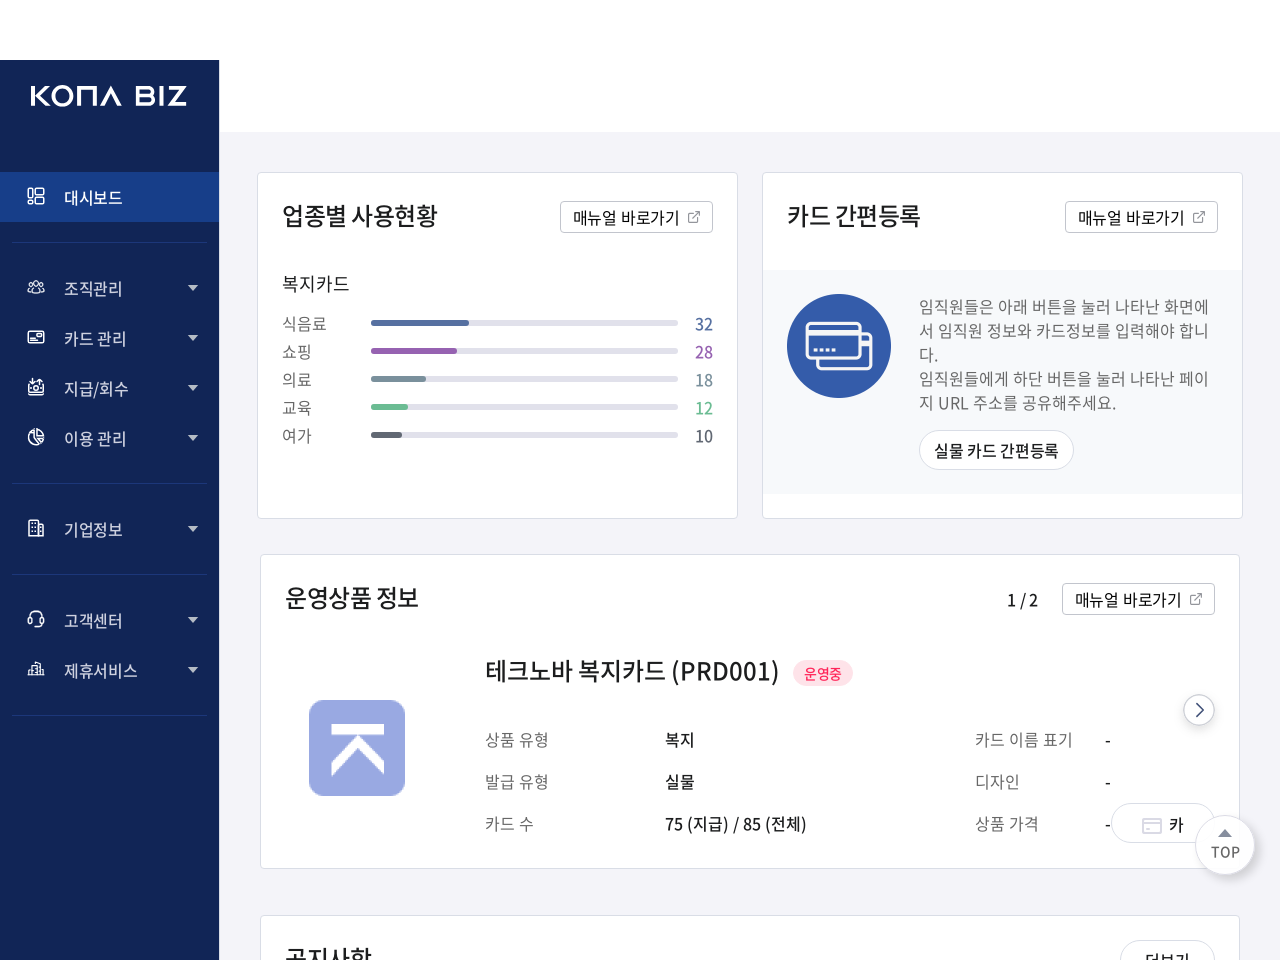
<file: index.html>
<!DOCTYPE html>
<html lang="ko">
<head>
    <meta charset="utf-8">
    <title>KONA BIZ</title>
    <meta name="viewport" content="width=device-width, initial-scale=1.0, maximum-scale=1.0, user-scalable=no">
    <meta http-equiv="X-UA-Compatible" content="IE=edge">
    <link rel="stylesheet" type="text/css" href="./assets/lib/toast/tui-grid-4.21.3.css">
    <link rel="stylesheet" type="text/css" href="./assets/lib/toast/tui-pagination-3.4.1.css">
    <link rel="stylesheet" type="text/css" href="./assets/lib/toast/toastui-editor-3.1.10.css">
    <link rel="stylesheet" type="text/css" href="./assets/styles/css/jquery.auto-complete.css">
    <link rel="stylesheet" type="text/css" href="./assets/styles/css/front.css">
    <link rel="stylesheet" type="text/css" href="./assets/styles/css/kbc.css">
    <link rel="stylesheet" type="text/css" href="./assets/lib/loading/loading.css">
    <script type="text/javascript" src="./assets/lib/js/jquery-3.5.1.min.js"></script>
    <script type="text/javascript" src="./assets/lib/js/jquery-ui.min.js"></script>
    <script type="text/javascript" src="./assets/lib/js/swiper.min.js"></script>
    <script type="text/javascript" src="./assets/lib/toast/tui-pagination-3.4.1.js"></script>
    <script type="text/javascript" src="./assets/lib/toast/tui-grid-4.21.3.js"></script>
    <script type="text/javascript" src="./assets/lib/toast/toastui-editor-3.1.10.js"></script>
    <script type="text/javascript" src="./assets/lib/js/jquery.auto-complete.js"></script>
    <script type="text/javascript" src="./assets/lib/js/jquery.sumoselect.min.js"></script>
    <script type="text/javascript" src="./assets/lib/loading/loading.js"></script>
    <script type="text/javascript" src="./assets/lib/js/front.js"></script>
    <script type="text/javascript" src="./assets/lib/js/common_kbc.js"></script>
    <script type="text/javascript" src="./assets/lib/moment/moment.min.js"></script>
    <script>
        let KSM = {
            targetWptlEntpNo: 1,
            targetWptlUserNo: 1,
            targetEntpNm: "주식회사 테크노바",
            userLoginId: "admin@technova.co.kr",
            wptlUserDvCd: "10",
            wptlEntpStCd: "10",
            wptlUserRoleCd: "10",
            userNm: "관리자",
            wptlEntpNo: 1,
            wptlUserNo: 1,
            role: "ROLE_AGENCY"
        };
        let $UPLOAD_FILE_URL = '';
    </script>
    <!-- Mock API 먼저 로드 -->
    <script src="./js/mock-api.js"></script>
</head>

<body>

<div class="admin">
    <!-- TOP HEADER -->
    <div class="header">
        <div class="left">
            <h1><a href="./index.html">KONA BIZ</a></h1>
        </div>
        <div class="right">
            <div class="user">
                <i class="ico-user"></i>
                <span>관리자</span>
                <button class="btn-set" onclick="return false;"></button>
            </div>
            <button class="btn-log" onclick="alert('로그아웃 (Mock)')">로그아웃</button>
        </div>
    </div>

    <div class="container">
        <!-- SIDEBAR -->
        <aside>
            <div class="scroll">
                <div class="nav">
                    <a href="./index.html" class="btn-dep1 active">
                        <i class="ico-home"></i><span>대시보드</span>
                    </a>
                    <ul>
                        <li>
                            <hr>
                            <a href="javascript:void(0);" class="btn-dep1 flip"><i class="ico-menu1"></i><span>조직관리</span></a>
                            <ul class="dep2" style="display:none">
                                <li><a href="./pages/employee.html" class="btn-dep2">임직원</a></li>
                                <li><a href="#" class="btn-dep2">부서/직급/직책 관리</a></li>
                            </ul>
                        </li>
                        <li>
                            <a href="javascript:void(0);" class="btn-dep1 flip"><i class="ico-menu2"></i><span>카드 관리</span></a>
                            <ul class="dep2" style="display:none">
                                <li><a href="#" class="btn-dep2">운영 상품</a></li>
                                <li><a href="#" class="btn-dep2">복지 카드 관리</a></li>
                                <li><a href="#" class="btn-dep2">법인 카드 관리</a></li>
                            </ul>
                        </li>
                        <li>
                            <a href="javascript:void(0);" class="btn-dep1 flip"><i class="ico-menu-trans"></i><span>지급/회수</span></a>
                            <ul class="dep2" style="display:none">
                                <li><a href="./pages/trans-list.html" class="btn-dep2">지급/회수 관리</a></li>
                                <li><a href="#" class="btn-dep2">정기지급 관리</a></li>
                            </ul>
                        </li>
                        <li>
                            <a href="javascript:void(0);" class="btn-dep1 flip"><i class="ico-menu3"></i><span>이용 관리</span></a>
                            <ul class="dep2" style="display:none">
                                <li><a href="./pages/usage-welfare.html" class="btn-dep2">카드 이용 내역</a></li>
                                <li><a href="#" class="btn-dep2">결제 실패 내역</a></li>
                                <li><a href="./pages/deposit.html" class="btn-dep2">예치금 내역</a></li>
                                <li><a href="#" class="btn-dep2">이용 대금 명세서</a></li>
                                <li><a href="#" class="btn-dep2">연간 이용 내역</a></li>
                            </ul>
                        </li>
                        <li>
                            <hr>
                            <a href="javascript:void(0);" class="btn-dep1 flip"><i class="ico-menu4"></i><span>기업정보</span></a>
                            <ul class="dep2" style="display:none">
                                <li><a href="#" class="btn-dep2">기업 정보</a></li>
                            </ul>
                        </li>
                        <li>
                            <hr>
                            <a href="javascript:void(0);" class="btn-dep1 flip"><i class="ico-menu6"></i><span>고객센터</span></a>
                            <ul class="dep2" style="display:none">
                                <li><a href="#" class="btn-dep2">FAQ</a></li>
                                <li><a href="#" class="btn-dep2">문의 현황</a></li>
                                <li><a href="#" class="btn-dep2">공지사항</a></li>
                            </ul>
                        </li>
                        <li>
                            <a href="javascript:void(0);" class="btn-dep1 flip"><i class="ico-partnersvc"></i><span>제휴서비스</span></a>
                            <ul class="dep2" style="display:none">
                                <li><a href="https://docs.channel.io/konabiz/ko/articles/c76884e6" target="_blank" class="btn-dep2">밀리의 서재</a></li>
                                <li><a href="https://docs.channel.io/konabiz/ko/articles/edad73e3" target="_blank" class="btn-dep2">유니포스트</a></li>
                            </ul>
                        </li>
                        <hr>
                    </ul>
                </div>
            </div>
        </aside>

        <div class="content">
            <div class="content-inner">
                <div class="content-body">
                    <!-- 대시보드 콘텐츠: JS로 동적 렌더링 -->
                </div>
                <div class="content-foot">
                    코나아이(주) | 사업자등록번호 : 109-81-53365 | 고객센터 : 1600-1726 | KONA BIZ CARD
                </div>
            </div>
        </div>
    </div>
</div>

<a href="javascript:void(0);" class="btn-top"><span>TOP</span></a>

<!-- 공지사항 팝업 -->
<div class="modal toastui-editor-contents" id="noticePopup" style="display: none;">
    <div class="modal modal-notice center-mode" tabindex="-1" style="display: block;">
        <div class="modal-dialog">
            <div class="modal-content">
                <div class="modal-header">
                    <h4><span id="popupSubject">공지 제목</span></h4>
                </div>
                <div class="modal-body padding30">
                    <div class="notice-inner" id="popupContent">공지사항 내용</div>
                    <div class="notice-link" id="popupLink" style="display: none;">
                        <a class="blue4" href="javascript:void(0);">공지사항 바로가기</a>
                    </div>
                </div>
                <div class="modal-btns">
                    <button class="btn-type1 btn-l" onclick="FH.methods.closePopup();">닫기</button>
                    <button class="btn-type2 btn-l btn-auto" onclick="FH.methods.checkAndClosePopup();">오늘 그만 보기</button>
                </div>
            </div>
        </div>
    </div>
    <div class="modal-backdrop"></div>
</div>

<script>
// ── Common Util stubs (not full Util, just what dashboard needs) ─────────────
if (typeof Util === 'undefined') {
    window.Util = {
        isEmpty: v => v === null || v === undefined || v === '' || (Array.isArray(v) && v.length === 0),
        deleteCookie: function(){},
        replace: function(path){ location.href = path; },
        href: function(path, params){ location.href = path; }
    };
}
if (typeof startLoading === 'undefined') { window.startLoading = function(){}; window.stopLoading = function(){}; }

// ── Toast stubs ──────────────────────────────────────────────────────────────
if (typeof Toast === 'undefined') {
    window.Toast = {
        grid: null,
        listInfo: { params: {} },
        methods: {
            setGrid: function(){},
            setPagination: function(){},
            getListInfo: function(cb){ if(cb) cb(); },
            setListInfo: function(){},
            setScroll: function(){}
        }
    };
}

// ── Auth stubs ──────────────────────────────────────────────────────────────
if (typeof AUTH === 'undefined') { window.AUTH = { isSendAuth: false, authToken: '', expired: false, countTime: 0, methods: { countDown(){}, stopCountDown(){}, resetAuth(){} } }; }
if (typeof CM === 'undefined') { window.CM = { methods: { openUserModal(){}, doLogout(){}, expireCount(){} } }; }

// ── Dashboard FH ─────────────────────────────────────────────────────────────
let _this;
const FH = {
    dashboardData: null,
    topNoticeCount: 0,
    noticeList: null,
    methods: {
        doGetDashBoardData: async function() {
            const params = { wptlEntpNo: KSM.targetWptlEntpNo };
            const res = await ServiceExec.post('/api/dashboard/doGetDashBoardData', params);
            if (res.code === 1) { _this.dashboardData = res.entity; }
        },
        doGetNoticeList: async function() {
            const res = await ServiceExec.post('/api/dashboard/doGetNoticeList');
            if (res.code === 1) {
                _this.topNoticeCount = 0;
                _this.noticeList = res.entity;
                if (!Util.isEmpty(res.entity)) {
                    _this.topNoticeCount = res.entity.filter(item => item.topExpsYn === "Y").length;
                }
                _this.methods.renderDashboard();
            }
        },
        renderDashboard: function() {
            const d = _this.dashboardData;
            const notices = _this.noticeList || [];
            const productList = d ? (d.productList || []) : [];
            const welfList = d ? (d.welfUseDataPerBizList || []) : [];

            // ── 업종별 사용현황 바 ──
            let bizBarsHtml = welfList.length > 0 ? welfList.map((item, i) => `
                <div class="bar color${i+1}">
                    <strong>${item.bizLtypeName}</strong>
                    <p><em style="width: ${item.welfUseRate}%"></em></p>
                    <span>${item.welfUseRate}</span>
                </div>
            `).join('') : '<p style="color:#666; padding:20px;">데이터가 없습니다.</p>';

            // ── 운영상품 슬라이더 ──
            let productSlidesHtml = productList.map(prd => `
                <div class="swiper-slide">
                    <div class="item">
                        <div class="img">
                            <a href="#"><img src="assets/styles/image/favicon.ico" alt="카드이미지" style="width:80px; opacity:0.4;"></a>
                        </div>
                        <div class="info pdt0">
                            <h3><a href="#">${prd.prdNm || ''} ${prd.prdId ? '(' + prd.prdId + ')' : ''}</a> <span class="label label-red">${prd.wptlPrdStNm || ''}</span></h3>
                            <table>
                                <colgroup><col style="width:180px"><col style="width:310px"><col style="width:130px"><col></colgroup>
                                <tr>
                                    <th>상품 유형</th><td>${prd.wptlPrdTypeNm || '-'}</td>
                                    <th>카드 이름 표기</th><td>-</td>
                                </tr>
                                <tr>
                                    <th>발급 유형</th><td>${prd.mbRltgCrdDvNm || '-'}</td>
                                    <th>디자인</th><td>-</td>
                                </tr>
                                <tr>
                                    <th>카드 수</th>
                                    <td>${prd.useCrdCnt || '0'} (지급) / ${prd.totCrdCnt || '0'} (전체)</td>
                                    <th>상품 가격</th><td>-</td>
                                    <td class="text-right"><a href="#" class="btn-type4"><i class="ico-card"></i>카드 주문</a></td>
                                </tr>
                            </table>
                        </div>
                    </div>
                </div>
            `).join('');

            // ── 공지사항 tbody ──
            let noticeTbody = notices.length > 0 ? notices.map((n, i) => `
                <tr class="${n.topExpsYn === 'Y' ? 'bg' : ''}">
                    <td>${n.topExpsYn === 'Y' ? '-' : (i + 1 - _this.topNoticeCount)}</td>
                    <td class="text-left"><a href="#">${n.titNm || ''}</a></td>
                    <td>-</td>
                    <td>${n.inqCnt || 0}</td>
                    <td>${n.sysCreDttm || ''}</td>
                </tr>
            `).join('') : '<tr><td colspan="5" style="font-size:14px; color:#4c5970;">No data.</td></tr>';

            const html = `
            <div class="dashboard">
                <div class="industry-status">
                    <div class="box box1">
                        <h2 class="h2">
                            업종별 사용현황
                            <div class="pull-right">
                                <a href="https://docs.channel.io/user/ko/articles/%EC%97%85%EC%A2%85%EB%B3%84-%EC%82%AC%EC%9A%A9%ED%98%84%ED%99%A9-1ada95db" target="_blank" class="btn-rect-type2">매뉴얼 바로가기</a>
                            </div>
                        </h2>
                        <div class="section">
                            <div class="article">
                                <h3 class="h3-dashboard">복지카드</h3>
                                <div class="info">${bizBarsHtml}</div>
                            </div>
                        </div>
                    </div>
                    <div class="box box2">
                        <h2 class="h2">
                            카드 간편등록
                            <div class="pull-right">
                                <a href="https://docs.channel.io/user/ko/articles/%EC%B9%B4%EB%93%9C-%EA%B0%84%ED%8E%B8%EB%93%B1%EB%A1%9D-e1062df6" target="_blank" class="btn-rect-type2">매뉴얼 바로가기</a>
                            </div>
                        </h2>
                        <div class="section">
                            <div class="article" style="overflow: unset;">
                                <div class="info">
                                    <strong>임직원들은 아래 버튼을 눌러 나타난 화면에서 임직원 정보와 카드정보를 입력해야 합니다.<br>임직원들에게 하단 버튼을 눌러 나타난 페이지 URL 주소를 공유해주세요.</strong>
                                </div>
                                <a href="#" class="btn-type4">실물 카드 간편등록</a>
                            </div>
                        </div>
                    </div>
                </div>

                ${productList.length > 0 ? `
                <div class="main-card">
                    <h2 class="h2">
                        운영상품 정보
                        <div class="pull-right">
                            <div class="swiper-pagination swiper-pagination-fraction"></div>
                            <a href="https://docs.channel.io/user/ko/articles/%EC%9A%B4%EC%98%81%EC%83%81%ED%92%88-%EC%A0%95%EB%B3%B4-c1807e21" target="_blank" class="btn-rect-type2">매뉴얼 바로가기</a>
                        </div>
                    </h2>
                    <div class="slider">
                        <div class="swiper-container">
                            <div class="swiper-wrapper">${productSlidesHtml}</div>
                        </div>
                        <div class="swiper-button-prev"></div>
                        <div class="swiper-button-next"></div>
                    </div>
                </div>
                ` : ''}

                <div class="main-notice">
                    <h2 class="h2">공지사항
                        <div class="pull-right"><a href="#" class="btn-type5 btn-s">더보기</a></div>
                    </h2>
                    <div class="table2">
                        <table>
                            <colgroup>
                                <col style="width:95px"><col style=""><col style="width:120px"><col style="width:120px"><col style="width:160px">
                            </colgroup>
                            <thead>
                                <tr><th>NO</th><th>제목</th><th>첨부파일</th><th>조회수</th><th>등록일</th></tr>
                            </thead>
                            <tbody>${noticeTbody}</tbody>
                        </table>
                    </div>
                </div>
            </div>
            `;
            $(".content-body").html(html);

            // swiper 초기화
            if ($(".swiper-slide").length) {
                new Swiper(".main-card .swiper-container", {
                    navigation: {
                        nextEl: ".main-card .swiper-button-next",
                        prevEl: ".main-card .swiper-button-prev",
                    },
                    pagination: {
                        el: ".main-card .swiper-pagination",
                        type: "fraction",
                    },
                });
            }
        },
        closePopup: function() { $("#noticePopup").hide(); },
        checkAndClosePopup: function() { $("#noticePopup").hide(); }
    },
    init: async function() {
        _this = this;
        if (typeof Util !== 'undefined') Util.deleteCookie("listInfo");
        await _this.methods.doGetDashBoardData();
        await _this.methods.doGetNoticeList();
    }
};
window.FH = FH;

$(function() {
    FH.init();
});
</script>
</body>
</html>
</file>
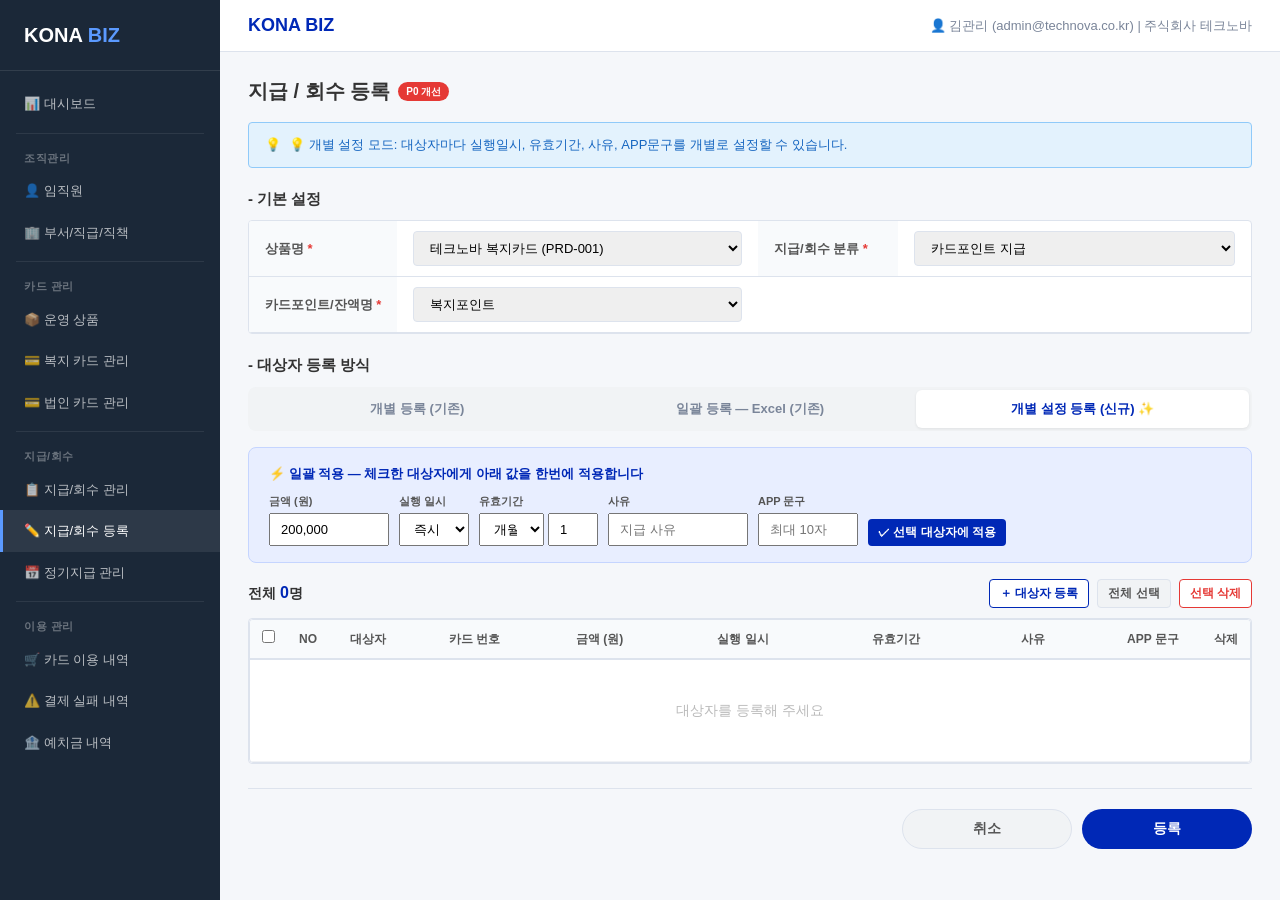
<file: prototype-trans-form.html>
<!DOCTYPE html>
<html lang="ko">
<head>
<meta charset="UTF-8">
<meta name="viewport" content="width=device-width, initial-scale=1.0">
<title>코나비즈 — 지급/회수 등록 (개별 설정 모드 프로토타입)</title>
<style>
:root{--primary:#0028b6;--primary-hover:#001d8a;--bg:#f5f7fa;--white:#fff;--border:#dde3ed;--text:#333;--text-sub:#7a8599;--red:#e53935;--blue-light:#e8eeff;--green:#2e7d32;--radius:4px;--shadow:0 1px 3px rgba(0,0,0,.08)}
*{margin:0;padding:0;box-sizing:border-box}
body{font-family:'Noto Sans KR',-apple-system,sans-serif;background:var(--bg);color:var(--text);font-size:14px;line-height:1.5}

/* === Layout === */
.admin{display:flex;min-height:100vh}
aside{width:220px;background:#1b2838;color:#fff;flex-shrink:0;padding-top:0}
aside .logo{padding:20px 24px;font-size:20px;font-weight:800;border-bottom:1px solid rgba(255,255,255,.1)}
aside .logo span{color:#5b9aff}
aside .menu{padding:12px 0}
aside .menu a{display:flex;align-items:center;gap:10px;padding:11px 24px;color:rgba(255,255,255,.7);text-decoration:none;font-size:13px;transition:.15s}
aside .menu a:hover,aside .menu a.active{background:rgba(255,255,255,.08);color:#fff}
aside .menu a.active{border-left:3px solid #5b9aff;padding-left:21px}
aside .menu .sep{height:1px;background:rgba(255,255,255,.08);margin:8px 16px}
aside .menu .group{padding:8px 24px 4px;font-size:11px;color:rgba(255,255,255,.35);font-weight:700;text-transform:uppercase;letter-spacing:.5px}

.content{flex:1;display:flex;flex-direction:column}
.top-bar{background:#fff;border-bottom:1px solid var(--border);padding:12px 28px;display:flex;align-items:center;justify-content:space-between}
.top-bar h1{font-size:18px;font-weight:800;color:var(--primary)}
.top-bar .user{font-size:13px;color:var(--text-sub)}
.main{padding:24px 28px;flex:1;overflow-y:auto}

/* === Typography === */
h2.h2{font-size:20px;font-weight:700;margin-bottom:16px;display:flex;align-items:center;gap:8px}
h2.h2 .badge-new{background:var(--red);color:#fff;font-size:10px;padding:2px 8px;border-radius:10px;font-weight:700}
h3.h3{font-size:15px;font-weight:700;margin:20px 0 10px;color:var(--text)}

/* === Form Table === */
.table-view3{background:#fff;border:1px solid var(--border);border-radius:var(--radius);overflow:hidden;margin-bottom:16px}
.table-view3 table{width:100%;border-collapse:collapse}
.table-view3 th{background:#f8fafc;padding:12px 16px;text-align:left;font-weight:600;font-size:13px;border-bottom:1px solid var(--border);color:#555;white-space:nowrap;vertical-align:middle}
.table-view3 td{padding:10px 16px;border-bottom:1px solid var(--border);vertical-align:middle}
.table-view3 .required::after{content:" *";color:var(--red)}

/* === Inputs === */
.inp,.select{width:100%;padding:8px 12px;border:1px solid var(--border);border-radius:var(--radius);font-size:13px;transition:border-color .15s}
.inp:focus,.select:focus{outline:none;border-color:var(--primary)}
.inp-sm{width:120px}
.inp-date{width:130px}

/* === Buttons === */
.btn{display:inline-flex;align-items:center;justify-content:center;gap:6px;padding:8px 16px;border-radius:var(--radius);font-size:13px;font-weight:600;cursor:pointer;border:none;transition:all .15s}
.btn-primary{background:var(--primary);color:#fff}
.btn-primary:hover{background:var(--primary-hover)}
.btn-outline{background:#fff;color:var(--primary);border:1px solid var(--primary)}
.btn-outline:hover{background:var(--blue-light)}
.btn-danger{background:#fff;color:var(--red);border:1px solid var(--red)}
.btn-danger:hover{background:#fff0f0}
.btn-gray{background:#f1f3f5;color:#555;border:1px solid var(--border)}
.btn-gray:hover{background:#e9ecef}
.btn-sm{padding:5px 10px;font-size:12px}
.btn-lg{padding:10px 24px;font-size:14px}
.btn-block{width:100%}
.btn-round{border-radius:20px}

/* === Radio / Checkbox === */
.radio-group{display:flex;gap:20px;align-items:center}
.radio-group label{display:flex;align-items:center;gap:6px;cursor:pointer;font-size:13px}
.radio-group input{accent-color:var(--primary)}

/* === Mode Selector === */
.mode-selector{display:flex;gap:0;background:#f1f3f5;border-radius:8px;padding:3px;margin-bottom:16px}
.mode-btn{flex:1;padding:10px 16px;text-align:center;border-radius:6px;font-size:13px;font-weight:600;cursor:pointer;transition:.15s;border:none;background:transparent;color:var(--text-sub)}
.mode-btn.active{background:#fff;color:var(--primary);box-shadow:var(--shadow)}
.mode-btn:hover:not(.active){color:var(--text)}

/* === Target Table === */
.target-section{margin-top:16px}
.target-header{display:flex;justify-content:space-between;align-items:center;margin-bottom:10px}
.target-header .total{font-size:14px;font-weight:600}
.target-header .total strong{color:var(--primary);font-size:16px}

.target-table{width:100%;background:#fff;border:1px solid var(--border);border-radius:var(--radius);border-collapse:separate;border-spacing:0;overflow:hidden}
.target-table thead th{background:#f8fafc;padding:10px 12px;font-size:12px;font-weight:700;color:#555;border-bottom:2px solid var(--border);text-align:center;white-space:nowrap;position:sticky;top:0;z-index:1}
.target-table tbody td{padding:8px 10px;border-bottom:1px solid #f0f2f5;text-align:center;font-size:13px;vertical-align:middle}
.target-table tbody tr:hover td{background:#f8faff}
.target-table .inp-cell{width:100%;padding:6px 8px;border:1px solid var(--border);border-radius:3px;font-size:12px;text-align:center}
.target-table .inp-cell:focus{border-color:var(--primary);outline:none}
.target-table .select-cell{padding:5px 6px;border:1px solid var(--border);border-radius:3px;font-size:12px}
.target-table .btn-del{background:none;border:none;color:#ccc;cursor:pointer;font-size:16px;padding:4px 8px}
.target-table .btn-del:hover{color:var(--red)}
.target-table .chk{accent-color:var(--primary)}
.target-table .name-cell{color:var(--primary);font-weight:600}
.target-table .card-cell{font-family:'JetBrains Mono',monospace;font-size:12px;color:#666}

.table-scroll{max-height:400px;overflow-y:auto;border:1px solid var(--border);border-radius:var(--radius)}

/* === Bulk Apply === */
.bulk-apply{background:var(--blue-light);border:1px solid #c5d5ff;border-radius:8px;padding:16px 20px;margin-bottom:16px}
.bulk-apply .title{font-size:13px;font-weight:700;color:var(--primary);margin-bottom:10px;display:flex;align-items:center;gap:6px}
.bulk-apply .fields{display:flex;gap:10px;flex-wrap:wrap;align-items:end}
.bulk-apply .field{display:flex;flex-direction:column;gap:3px}
.bulk-apply .field label{font-size:11px;color:#555;font-weight:600}
.bulk-apply .field .inp-cell,.bulk-apply .field .select-cell{width:140px;padding:7px 10px;font-size:13px}

/* === Bottom Buttons === */
.btn-bottom{display:flex;justify-content:flex-end;gap:10px;margin-top:24px;padding-top:20px;border-top:1px solid var(--border)}

/* === Toast / Status === */
.status-msg{padding:12px 16px;border-radius:var(--radius);margin-bottom:12px;font-size:13px;display:none}
.status-msg.show{display:flex;align-items:center;gap:8px}
.status-msg.info{background:#e3f2fd;color:#1565c0;border:1px solid #90caf9}
.status-msg.success{background:#e8f5e9;color:var(--green);border:1px solid #a5d6a7}

/* === Summary Card === */
.summary-card{background:#fff;border:1px solid var(--border);border-radius:8px;padding:16px 20px;margin-top:16px;display:flex;gap:24px;flex-wrap:wrap}
.summary-card .item{display:flex;flex-direction:column;gap:2px}
.summary-card .item .label{font-size:11px;color:var(--text-sub);font-weight:600}
.summary-card .item .value{font-size:16px;font-weight:800;color:var(--primary)}
.summary-card .item .value.red{color:var(--red)}

/* === Tooltip === */
.tip{position:relative;display:inline-flex;align-items:center;justify-content:center;width:16px;height:16px;background:#ddd;color:#666;border-radius:50%;font-size:10px;cursor:help;margin-left:4px}
.tip:hover::after{content:attr(data-tip);position:absolute;bottom:calc(100% + 6px);left:50%;transform:translateX(-50%);background:#333;color:#fff;padding:6px 10px;border-radius:4px;font-size:11px;white-space:nowrap;z-index:10}
</style>
</head>
<body>
<div class="admin">
  <!-- Sidebar -->
  <aside>
    <div class="logo">KONA <span>BIZ</span></div>
    <div class="menu">
      <a href="#">📊 대시보드</a>
      <div class="sep"></div>
      <div class="group">조직관리</div>
      <a href="#">👤 임직원</a>
      <a href="#">🏢 부서/직급/직책</a>
      <div class="sep"></div>
      <div class="group">카드 관리</div>
      <a href="#">📦 운영 상품</a>
      <a href="#">💳 복지 카드 관리</a>
      <a href="#">💳 법인 카드 관리</a>
      <div class="sep"></div>
      <div class="group">지급/회수</div>
      <a href="#">📋 지급/회수 관리</a>
      <a href="#" class="active">✏️ 지급/회수 등록</a>
      <a href="#">📅 정기지급 관리</a>
      <div class="sep"></div>
      <div class="group">이용 관리</div>
      <a href="#">🛒 카드 이용 내역</a>
      <a href="#">⚠️ 결제 실패 내역</a>
      <a href="#">🏦 예치금 내역</a>
    </div>
  </aside>

  <div class="content">
    <!-- Top Bar -->
    <div class="top-bar">
      <h1>KONA BIZ</h1>
      <div class="user">👤 김관리 (admin@technova.co.kr) | 주식회사 테크노바</div>
    </div>

    <!-- Main Content -->
    <div class="main">
      <h2 class="h2">지급 / 회수 등록 <span class="badge-new">P0 개선</span></h2>

      <div id="statusMsg" class="status-msg info">
        <span>💡</span> <span id="statusText"></span>
      </div>

      <!-- Common Settings -->
      <h3 class="h3">- 기본 설정</h3>
      <div class="table-view3">
        <table>
          <colgroup><col style="width:14%"><col style="width:36%"><col style="width:14%"><col></colgroup>
          <tbody>
            <tr>
              <th class="required">상품명</th>
              <td>
                <select class="select" id="productSelect">
                  <option value="">선택해 주세요.</option>
                  <option value="1" selected>테크노바 복지카드 (PRD-001)</option>
                  <option value="2">테크노바 법인카드 (PRD-002)</option>
                </select>
              </td>
              <th class="required">지급/회수 분류</th>
              <td>
                <select class="select" id="transType">
                  <option value="">선택해 주세요.</option>
                  <option value="10" selected>카드포인트 지급</option>
                  <option value="20">카드포인트 회수</option>
                </select>
              </td>
            </tr>
            <tr>
              <th class="required">카드포인트/잔액명</th>
              <td>
                <select class="select">
                  <option value="cash1" selected>복지포인트</option>
                </select>
              </td>
              <td colspan="2"></td>
            </tr>
          </tbody>
        </table>
      </div>

      <!-- Mode Selector -->
      <h3 class="h3">- 대상자 등록 방식</h3>
      <div class="mode-selector">
        <button class="mode-btn" onclick="setMode('each')">개별 등록 (기존)</button>
        <button class="mode-btn" onclick="setMode('excel')">일괄 등록 — Excel (기존)</button>
        <button class="mode-btn active" onclick="setMode('individual')">개별 설정 등록 (신규) ✨</button>
      </div>

      <!-- Individual Settings Mode -->
      <div id="individualMode">

        <!-- Common Fields (shown in each/excel mode, hidden in individual) -->
        <div id="commonFields" style="display:none;">
          <div class="table-view3">
            <table>
              <colgroup><col style="width:14%"><col style="width:36%"><col style="width:14%"><col></colgroup>
              <tbody>
                <tr>
                  <th class="required">지급/회수 사유</th>
                  <td><input class="inp" placeholder="지급/회수 사유를 입력해 주세요." value="4월 식대"></td>
                  <th class="required">실행 일시</th>
                  <td>
                    <div style="display:flex;gap:8px;align-items:center">
                      <select class="select" style="width:100px"><option>특정일</option><option>즉시</option></select>
                      <input class="inp inp-date" type="date" value="2026-04-15">
                      <select class="select" style="width:90px"><option>09:00</option></select>
                    </div>
                  </td>
                </tr>
              </tbody>
            </table>
          </div>
        </div>

        <!-- Bulk Apply Box -->
        <div class="bulk-apply" id="bulkApply">
          <div class="title">⚡ 일괄 적용 — 체크한 대상자에게 아래 값을 한번에 적용합니다</div>
          <div class="fields">
            <div class="field">
              <label>금액 (원)</label>
              <input class="inp-cell" id="bulkAmt" value="200,000" style="width:120px">
            </div>
            <div class="field">
              <label>실행 일시</label>
              <div style="display:flex;gap:4px">
                <select class="select-cell" id="bulkExecType" style="width:70px" onchange="toggleBulkDate()">
                  <option value="immediate">즉시</option>
                  <option value="fixed">특정일</option>
                </select>
                <input class="inp-cell" id="bulkDate" type="date" value="2026-04-15" style="width:130px;display:none">
                <select class="select-cell" id="bulkTime" style="width:70px;display:none">
                  <option>09:00</option><option>09:30</option><option>10:00</option><option>12:00</option><option>14:00</option><option>18:00</option>
                </select>
              </div>
            </div>
            <div class="field">
              <label>유효기간</label>
              <div style="display:flex;gap:4px">
                <select class="select-cell" id="bulkValidType" style="width:65px">
                  <option value="month">개월</option><option value="monthEnd">지급월말</option><option value="yearEnd">지급연말</option>
                </select>
                <input class="inp-cell" id="bulkValidVal" value="1" style="width:50px">
              </div>
            </div>
            <div class="field">
              <label>사유</label>
              <input class="inp-cell" id="bulkReason" placeholder="지급 사유" style="width:140px">
            </div>
            <div class="field">
              <label>APP 문구</label>
              <input class="inp-cell" id="bulkAppMsg" placeholder="최대 10자" maxlength="10" style="width:100px">
            </div>
            <div class="field">
              <label>&nbsp;</label>
              <button class="btn btn-primary btn-sm" onclick="applyBulk()">✓ 선택 대상자에 적용</button>
            </div>
          </div>
        </div>

        <!-- Target Table -->
        <div class="target-section">
          <div class="target-header">
            <div class="total">전체 <strong id="totalCount">0</strong>명</div>
            <div style="display:flex;gap:8px">
              <button class="btn btn-outline btn-sm" onclick="addSampleEmployees()">＋ 대상자 등록</button>
              <button class="btn btn-gray btn-sm" onclick="selectAll()">전체 선택</button>
              <button class="btn btn-danger btn-sm" onclick="removeChecked()">선택 삭제</button>
            </div>
          </div>

          <div class="table-scroll">
            <table class="target-table">
              <thead>
                <tr>
                  <th style="width:36px"><input type="checkbox" class="chk" id="checkAll" onchange="toggleCheckAll()"></th>
                  <th style="width:40px">NO</th>
                  <th style="width:80px">대상자</th>
                  <th style="width:140px">카드 번호</th>
                  <th style="width:120px">금액 (원)</th>
                  <th style="width:180px">실행 일시</th>
                  <th style="width:140px">유효기간</th>
                  <th style="width:150px">사유</th>
                  <th style="width:100px">APP 문구</th>
                  <th style="width:40px">삭제</th>
                </tr>
              </thead>
              <tbody id="targetBody">
                <tr><td colspan="10" style="color:#bbb;padding:40px;font-size:14px">대상자를 등록해 주세요</td></tr>
              </tbody>
            </table>
          </div>

          <!-- Summary Card -->
          <div class="summary-card" id="summaryCard" style="display:none">
            <div class="item"><span class="label">대상자 수</span><span class="value" id="sumCount">0명</span></div>
            <div class="item"><span class="label">총 지급 금액</span><span class="value" id="sumAmount">0 원</span></div>
            <div class="item"><span class="label">개별 설정 건수</span><span class="value" id="sumIndividual">0건</span></div>
            <div class="item"><span class="label">OTP 인증</span><span class="value green" style="color:var(--green)">1회</span></div>
          </div>
        </div>
      </div>

      <!-- Bottom Buttons -->
      <div class="btn-bottom">
        <button class="btn btn-gray btn-lg btn-round" style="width:170px">취소</button>
        <button class="btn btn-primary btn-lg btn-round" style="width:170px" onclick="doSubmit()">등록</button>
      </div>
    </div>
  </div>
</div>

<script>
// Mock employees
const MOCK_EMPLOYEES = [
  { name: "김철수", card: "9410-56**-****-1234", dept: "경영지원", empNo: "2024001" },
  { name: "이영희", card: "9410-56**-****-2345", dept: "경영지원", empNo: "2024002" },
  { name: "박지민", card: "9410-56**-****-3456", dept: "전략기획", empNo: "2024003" },
  { name: "최도윤", card: "9410-56**-****-4567", dept: "디지털솔루션", empNo: "2024004" },
  { name: "정하은", card: "9410-56**-****-5678", dept: "디지털솔루션", empNo: "2024005" },
  { name: "강민준", card: "9410-56**-****-6789", dept: "자산관리", empNo: "2024006" },
  { name: "윤서연", card: "9410-56**-****-7890", dept: "인사총무", empNo: "2024007" },
  { name: "조현우", card: "9410-56**-****-8901", dept: "전략기획", empNo: "2024008" },
  { name: "한예슬", card: "9410-56**-****-9012", dept: "경영지원", empNo: "2024009" },
  { name: "임재범", card: "9410-56**-****-0123", dept: "자산관리", empNo: "2024010" },
  { name: "송지효", card: "9410-56**-****-1357", dept: "디지털솔루션", empNo: "2024011" },
  { name: "권나라", card: "9410-56**-****-2468", dept: "인사총무", empNo: "2024012" },
  { name: "장기용", card: "9410-56**-****-3579", dept: "전략기획", empNo: "2024013" },
  { name: "서강준", card: "9410-56**-****-4680", dept: "자산관리", empNo: "2024014" },
  { name: "김다미", card: "9410-56**-****-5791", dept: "디지털솔루션", empNo: "2024015" },
  { name: "남주혁", card: "9410-56**-****-6802", dept: "경영지원", empNo: "2024016" },
  { name: "이지은", card: "9410-56**-****-7913", dept: "인사총무", empNo: "2024017" },
  { name: "유연석", card: "9410-56**-****-8024", dept: "전략기획", empNo: "2024018" },
  { name: "배수지", card: "9410-56**-****-9135", dept: "디지털솔루션", empNo: "2024019" },
  { name: "박보검", card: "9410-56**-****-0246", dept: "자산관리", empNo: "2024020" }
];

let targets = [];
let currentMode = 'individual';

// Preset scenarios for individual entries
const PRESETS = [
  { reason: "4월 식대", appMsg: "4월식대", execType: "immediate", validType: "month", validVal: "1" },
  { reason: "생일 축하금", appMsg: "생일축하", execType: "fixed", execDate: "2026-04-15", execTime: "09:00", validType: "month", validVal: "3" },
  { reason: "프로젝트 인센티브", appMsg: "인센티브", execType: "fixed", execDate: "2026-04-20", execTime: "14:00", validType: "yearEnd", validVal: "" },
  { reason: "야근 식대", appMsg: "야근식대", execType: "immediate", validType: "monthEnd", validVal: "" },
  { reason: "출장비 선지급", appMsg: "출장비", execType: "fixed", execDate: "2026-04-10", execTime: "10:00", validType: "month", validVal: "1" }
];

const AMOUNTS = [200000, 50000, 300000, 100000, 150000, 200000, 50000, 500000, 100000, 80000,
                 200000, 50000, 250000, 100000, 200000, 150000, 50000, 300000, 100000, 200000];

function setMode(mode) {
  currentMode = mode;
  document.querySelectorAll('.mode-btn').forEach((btn, i) => {
    btn.classList.toggle('active', ['each','excel','individual'][i] === mode);
  });
  document.getElementById('bulkApply').style.display = mode === 'individual' ? 'block' : 'none';
  document.getElementById('commonFields').style.display = mode !== 'individual' ? 'block' : 'none';
  renderTable();
  showStatus(mode === 'individual'
    ? '💡 개별 설정 모드: 대상자마다 실행일시, 유효기간, 사유, APP문구를 개별로 설정할 수 있습니다.'
    : mode === 'each' ? '기존 개별 등록 모드: 공통 설정 + 대상자별 금액만 설정' : '기존 일괄 등록 모드: Excel 업로드',
    'info');
}

function addSampleEmployees() {
  MOCK_EMPLOYEES.forEach((emp, i) => {
    if (targets.find(t => t.empNo === emp.empNo)) return;
    const preset = PRESETS[i % PRESETS.length];
    targets.push({
      ...emp,
      checked: false,
      amount: AMOUNTS[i].toLocaleString(),
      execType: preset.execType,
      execDate: preset.execDate || '',
      execTime: preset.execTime || '09:00',
      validType: preset.validType,
      validVal: preset.validVal,
      reason: preset.reason,
      appMsg: preset.appMsg
    });
  });
  renderTable();
  showStatus(`✅ ${MOCK_EMPLOYEES.length}명 대상자가 등록되었습니다. 각 행에서 개별 설정을 수정할 수 있습니다.`, 'success');
}

function renderTable() {
  const tbody = document.getElementById('targetBody');
  document.getElementById('totalCount').textContent = targets.length;

  if (targets.length === 0) {
    tbody.innerHTML = '<tr><td colspan="10" style="color:#bbb;padding:40px;font-size:14px">대상자를 등록해 주세요</td></tr>';
    document.getElementById('summaryCard').style.display = 'none';
    return;
  }

  const isIndividual = currentMode === 'individual';

  let html = '';
  targets.forEach((t, i) => {
    html += `<tr>
      <td><input type="checkbox" class="chk" ${t.checked ? 'checked' : ''} onchange="targets[${i}].checked=this.checked;updateSummary()"></td>
      <td>${i + 1}</td>
      <td class="name-cell">${t.name}</td>
      <td class="card-cell">${t.card}</td>
      <td><input class="inp-cell" value="${t.amount}" style="text-align:right;width:100px" onchange="targets[${i}].amount=this.value;updateSummary()"></td>`;

    if (isIndividual) {
      html += `
      <td>
        <div style="display:flex;gap:3px;align-items:center">
          <select class="select-cell" style="width:55px" onchange="targets[${i}].execType=this.value;this.parentElement.querySelector('.date-inputs').style.display=this.value==='fixed'?'flex':'none'">
            <option value="immediate" ${t.execType==='immediate'?'selected':''}>즉시</option>
            <option value="fixed" ${t.execType==='fixed'?'selected':''}>특정일</option>
          </select>
          <span class="date-inputs" style="display:${t.execType==='fixed'?'flex':'none'};gap:2px">
            <input class="inp-cell" type="date" value="${t.execDate}" style="width:115px" onchange="targets[${i}].execDate=this.value">
            <select class="select-cell" style="width:58px" onchange="targets[${i}].execTime=this.value">
              ${['09:00','09:30','10:00','12:00','14:00','18:00'].map(v=>`<option ${t.execTime===v?'selected':''}>${v}</option>`).join('')}
            </select>
          </span>
        </div>
      </td>
      <td>
        <div style="display:flex;gap:3px">
          <select class="select-cell" style="width:62px" onchange="targets[${i}].validType=this.value;this.nextElementSibling.style.display=this.value==='month'?'inline':'none'">
            <option value="month" ${t.validType==='month'?'selected':''}>개월</option>
            <option value="monthEnd" ${t.validType==='monthEnd'?'selected':''}>월말</option>
            <option value="yearEnd" ${t.validType==='yearEnd'?'selected':''}>연말</option>
          </select>
          <input class="inp-cell" value="${t.validVal}" style="width:35px;display:${t.validType==='month'?'inline':'none'}" onchange="targets[${i}].validVal=this.value">
        </div>
      </td>
      <td><input class="inp-cell" value="${t.reason}" style="width:130px;text-align:left" onchange="targets[${i}].reason=this.value"></td>
      <td><input class="inp-cell" value="${t.appMsg}" maxlength="10" style="width:80px" onchange="targets[${i}].appMsg=this.value"></td>`;
    } else {
      html += '<td colspan="4" style="color:#bbb;font-size:12px">공통 설정 사용</td>';
    }

    html += `<td><button class="btn-del" onclick="removeTarget(${i})">✕</button></td></tr>`;
  });
  tbody.innerHTML = html;
  updateSummary();
}

function updateSummary() {
  const card = document.getElementById('summaryCard');
  card.style.display = targets.length > 0 ? 'flex' : 'none';
  document.getElementById('sumCount').textContent = targets.length + '명';
  const total = targets.reduce((s, t) => s + (parseInt(t.amount.replace(/,/g, '')) || 0), 0);
  document.getElementById('sumAmount').textContent = total.toLocaleString() + ' 원';
  const indiv = targets.filter(t => t.reason || t.execDate || t.appMsg).length;
  document.getElementById('sumIndividual').textContent = indiv + '건';
}

function removeTarget(i) {
  targets.splice(i, 1);
  renderTable();
}

function removeChecked() {
  const checkedCount = targets.filter(t => t.checked).length;
  if (checkedCount === 0) { alert('삭제할 대상자를 선택해 주세요.'); return; }
  if (!confirm(`선택한 ${checkedCount}명을 삭제하시겠습니까?`)) return;
  targets = targets.filter(t => !t.checked);
  renderTable();
}

function selectAll() {
  targets.forEach(t => t.checked = true);
  document.getElementById('checkAll').checked = true;
  renderTable();
}

function toggleCheckAll() {
  const checked = document.getElementById('checkAll').checked;
  targets.forEach(t => t.checked = checked);
  renderTable();
}

function toggleBulkDate() {
  const isFixed = document.getElementById('bulkExecType').value === 'fixed';
  document.getElementById('bulkDate').style.display = isFixed ? 'inline' : 'none';
  document.getElementById('bulkTime').style.display = isFixed ? 'inline' : 'none';
}

function applyBulk() {
  const checked = targets.filter(t => t.checked);
  if (checked.length === 0) { alert('적용할 대상자를 선택해 주세요.'); return; }

  const amt = document.getElementById('bulkAmt').value;
  const execType = document.getElementById('bulkExecType').value;
  const execDate = document.getElementById('bulkDate').value;
  const execTime = document.getElementById('bulkTime').value;
  const validType = document.getElementById('bulkValidType').value;
  const validVal = document.getElementById('bulkValidVal').value;
  const reason = document.getElementById('bulkReason').value;
  const appMsg = document.getElementById('bulkAppMsg').value;

  checked.forEach(t => {
    if (amt) t.amount = amt;
    if (execType) { t.execType = execType; t.execDate = execDate; t.execTime = execTime; }
    if (validType) { t.validType = validType; t.validVal = validVal; }
    if (reason) t.reason = reason;
    if (appMsg) t.appMsg = appMsg;
  });

  renderTable();
  showStatus(`✅ ${checked.length}명에게 일괄 적용 완료. 이후 개별 행에서 수정할 수 있습니다.`, 'success');
}

function showStatus(text, type) {
  const el = document.getElementById('statusMsg');
  el.className = `status-msg show ${type}`;
  document.getElementById('statusText').textContent = text;
  setTimeout(() => el.classList.remove('show'), 5000);
}

function doSubmit() {
  if (targets.length === 0) { alert('대상자를 등록해 주세요.'); return; }
  const total = targets.reduce((s, t) => s + (parseInt(t.amount.replace(/,/g, '')) || 0), 0);
  alert(`📱 OTP 인증 요청\n\n대상자 ${targets.length}명\n총 금액 ${total.toLocaleString()}원\n\n휴대폰으로 인증번호가 발송됩니다.\n(프로토타입 — 실제 인증은 수행되지 않습니다)`);
}

// Initialize
setMode('individual');
</script>
</body>
</html>
</file>
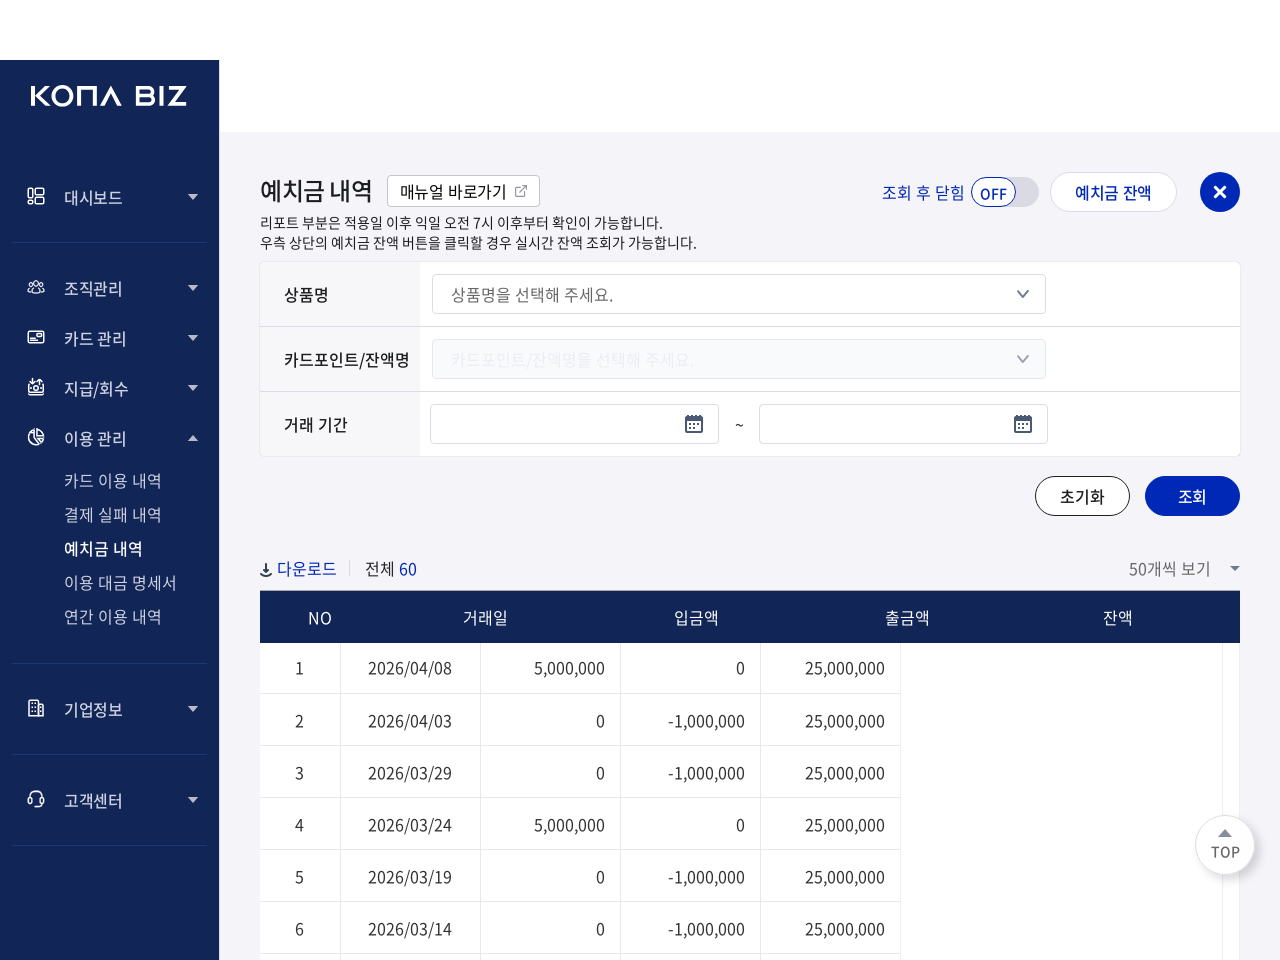
<file: pages/deposit.html>
<!DOCTYPE html>
<html lang="ko">
<head>
    <meta charset="utf-8">
    <title>KONA BIZ - 예치금 내역</title>
    <meta name="viewport" content="width=device-width, initial-scale=1.0, maximum-scale=1.0, user-scalable=no">
    <meta http-equiv="X-UA-Compatible" content="IE=edge">
    <link rel="stylesheet" type="text/css" href="../assets/lib/toast/tui-grid-4.21.3.css">
    <link rel="stylesheet" type="text/css" href="../assets/lib/toast/tui-pagination-3.4.1.css">
    <link rel="stylesheet" type="text/css" href="../assets/lib/toast/toastui-editor-3.1.10.css">
    <link rel="stylesheet" type="text/css" href="../assets/styles/css/jquery.auto-complete.css">
    <link rel="stylesheet" type="text/css" href="../assets/styles/css/front.css">
    <link rel="stylesheet" type="text/css" href="../assets/styles/css/kbc.css">
    <link rel="stylesheet" type="text/css" href="../assets/lib/loading/loading.css">
    <script type="text/javascript" src="../assets/lib/js/jquery-3.5.1.min.js"></script>
    <script type="text/javascript" src="../assets/lib/js/jquery-ui.min.js"></script>
    <script type="text/javascript" src="../assets/lib/js/swiper.min.js"></script>
    <script type="text/javascript" src="../assets/lib/toast/tui-pagination-3.4.1.js"></script>
    <script type="text/javascript" src="../assets/lib/toast/tui-grid-4.21.3.js"></script>
    <script type="text/javascript" src="../assets/lib/toast/toastui-editor-3.1.10.js"></script>
    <script type="text/javascript" src="../assets/lib/js/jquery.auto-complete.js"></script>
    <script type="text/javascript" src="../assets/lib/js/jquery.sumoselect.min.js"></script>
    <script type="text/javascript" src="../assets/lib/loading/loading.js"></script>
    <script type="text/javascript" src="../assets/lib/js/front.js"></script>
    <script type="text/javascript" src="../assets/lib/js/common_kbc.js"></script>
    <script type="text/javascript" src="../assets/lib/moment/moment.min.js"></script>
    <script>
        let KSM = {
            targetWptlEntpNo: 1, targetWptlUserNo: 1, targetEntpNm: "주식회사 테크노바",
            userLoginId: "admin@technova.co.kr", wptlUserDvCd: "10", wptlEntpStCd: "10",
            wptlUserRoleCd: "10", userNm: "관리자", wptlEntpNo: 1, wptlUserNo: 1, role: "ROLE_AGENCY"
        };
        let $UPLOAD_FILE_URL = '';
    </script>
    <script src="../js/mock-api.js"></script>
</head>

<body>

<div class="admin">
    <div class="header">
        <div class="left"><h1><a href="../index.html">KONA BIZ</a></h1></div>
        <div class="right">
            <div class="user"><i class="ico-user"></i><span>관리자</span><button class="btn-set" onclick="return false;"></button></div>
            <button class="btn-log" onclick="alert('로그아웃 (Mock)')">로그아웃</button>
        </div>
    </div>

    <div class="container">
        <aside>
            <div class="scroll">
                <div class="nav">
                    <a href="../index.html" class="btn-dep1"><i class="ico-home"></i><span>대시보드</span></a>
                    <ul>
                        <li>
                            <hr>
                            <a href="javascript:void(0);" class="btn-dep1 flip"><i class="ico-menu1"></i><span>조직관리</span></a>
                            <ul class="dep2" style="display:none">
                                <li><a href="./employee.html" class="btn-dep2">임직원</a></li>
                                <li><a href="#" class="btn-dep2">부서/직급/직책 관리</a></li>
                            </ul>
                        </li>
                        <li>
                            <a href="javascript:void(0);" class="btn-dep1 flip"><i class="ico-menu2"></i><span>카드 관리</span></a>
                            <ul class="dep2" style="display:none">
                                <li><a href="#" class="btn-dep2">운영 상품</a></li>
                                <li><a href="#" class="btn-dep2">복지 카드 관리</a></li>
                                <li><a href="#" class="btn-dep2">법인 카드 관리</a></li>
                            </ul>
                        </li>
                        <li>
                            <a href="javascript:void(0);" class="btn-dep1 flip"><i class="ico-menu-trans"></i><span>지급/회수</span></a>
                            <ul class="dep2" style="display:none">
                                <li><a href="./trans-list.html" class="btn-dep2">지급/회수 관리</a></li>
                                <li><a href="#" class="btn-dep2">정기지급 관리</a></li>
                            </ul>
                        </li>
                        <li class="active">
                            <a href="javascript:void(0);" class="btn-dep1 flip"><i class="ico-menu3"></i><span>이용 관리</span></a>
                            <ul class="dep2" style="display:block">
                                <li><a href="./usage-welfare.html" class="btn-dep2">카드 이용 내역</a></li>
                                <li><a href="#" class="btn-dep2">결제 실패 내역</a></li>
                                <li class="active"><a href="./deposit.html" class="btn-dep2">예치금 내역</a></li>
                                <li><a href="#" class="btn-dep2">이용 대금 명세서</a></li>
                                <li><a href="#" class="btn-dep2">연간 이용 내역</a></li>
                            </ul>
                        </li>
                        <li>
                            <hr>
                            <a href="javascript:void(0);" class="btn-dep1 flip"><i class="ico-menu4"></i><span>기업정보</span></a>
                            <ul class="dep2" style="display:none">
                                <li><a href="#" class="btn-dep2">기업 정보</a></li>
                            </ul>
                        </li>
                        <li>
                            <hr>
                            <a href="javascript:void(0);" class="btn-dep1 flip"><i class="ico-menu6"></i><span>고객센터</span></a>
                            <ul class="dep2" style="display:none">
                                <li><a href="#" class="btn-dep2">FAQ</a></li>
                                <li><a href="#" class="btn-dep2">문의 현황</a></li>
                                <li><a href="#" class="btn-dep2">공지사항</a></li>
                            </ul>
                        </li>
                        <hr>
                    </ul>
                </div>
            </div>
        </aside>

        <div class="content">
            <div class="content-inner">
                <div class="content-body">
                    <div class="h2-head srch-on" style="margin-bottom:0 !important;">
                        <h2 class="h2" style="margin-bottom:0 !important;">
                            예치금 내역
                            <a href="https://docs.channel.io/user/ko/articles/%EC%98%88%EC%B9%98%EA%B8%88-%EB%82%B4%EC%97%AD-c36c0ee7" target="_blank" class="btn-rect-type2 ml10 mb5">매뉴얼 바로가기</a>
                        </h2>
                        <div class="right">
                            <div class="before-srch">
                                <a href="javascript:void(0);" class="btn-type6 btn-round btn-s" onclick="FH.methods.openDepositBalanceModal()">예치금 잔액</a>
                                <button class="btn-srch"><span class="hidden">검색</span></button>
                            </div>
                            <div class="after-srch">
                                <div class="inquiry-on">
                                    <span>조회 후 닫힘</span>
                                    <label><input type="checkbox" class="switch1" id="afterClose"><p><em></em></p></label>
                                </div>
                                <a href="javascript:void(0);" class="btn-type6 btn-round btn-s" onclick="FH.methods.openDepositBalanceModal()">예치금 잔액</a>
                                <button class="btn-srch-close"><span class="hidden">닫기</span></button>
                            </div>
                        </div>
                        <div class="mb10 help-block">
                            <p>리포트 부분은 적용일 이후 익일 오전 7시 이후부터 확인이 가능합니다.</p>
                            <p>우측 상단의 예치금 잔액 버튼을 클릭할 경우 실시간 잔액 조회가 가능합니다.</p>
                        </div>
                    </div>

                    <div class="board-srch">
                        <form id="searchForm">
                            <div class="table-box">
                                <table>
                                    <colgroup>
                                        <col style="width:160px"><col style=""><col style="width:170px">
                                    </colgroup>
                                    <tbody>
                                        <tr>
                                            <th>상품명</th>
                                            <td>
                                                <select class="select" id="wptlPrdNo">
                                                    <option value="">상품명을 선택해 주세요.</option>
                                                </select>
                                            </td>
                                        </tr>
                                        <tr>
                                            <th>카드포인트/잔액명</th>
                                            <td>
                                                <select class="select" id="searchAccount" disabled>
                                                    <option value="">카드포인트/잔액명을 선택해 주세요.</option>
                                                </select>
                                            </td>
                                            <td></td>
                                        </tr>
                                        <tr>
                                            <th>거래 기간</th>
                                            <td>
                                                <div class="td-col-box">
                                                    <div class="date-box">
                                                        <input type="text" class="inp calendar" id="searchStartDate" maxlength="10" autocomplete="off" readonly>
                                                        <span>~</span>
                                                        <input type="text" class="inp calendar" id="searchEndDate" maxlength="10" autocomplete="off" readonly>
                                                    </div>
                                                </div>
                                            </td>
                                            <td></td>
                                        </tr>
                                    </tbody>
                                </table>
                            </div>
                            <div class="btns">
                                <button type="button" class="btn-type1 btn-s btn-round reset">초기화</button>
                                <button type="button" class="btn-type7 btn-s btn-round search">조회</button>
                            </div>
                        </form>
                    </div>

                    <div class="table-head">
                        <div class="left">
                            <div>
                                <a href="javascript:void(0);" class="btn-ico" onclick="FH.methods.doGetDepositList(-1)"><i class="ico-download"></i>다운로드</a>
                            </div>
                            <div>
                                <h3 class="total">전체 <strong id="totalCount">0</strong></h3>
                            </div>
                        </div>
                        <div class="right">
                            <div>
                                <select class="select-sort" id="viewCount">
                                    <option value="50">50개씩 보기</option>
                                    <option value="100">100개씩 보기</option>
                                    <option value="200">200개씩 보기</option>
                                </select>
                            </div>
                        </div>
                    </div>
                    <div class="grid-content">
                        <div class="table1" id="grid"></div>
                    </div>
                    <div class="pagenate" id="pagination"></div>
                </div>

                <div class="content-foot">
                    코나아이(주) | 사업자등록번호 : 109-81-53365 | 고객센터 : 1600-1726 | KONA BIZ CARD
                </div>
            </div>
        </div>
    </div>
</div>

<a href="javascript:void(0);" class="btn-top"><span>TOP</span></a>

<script type="text/javascript" src="../assets/js/common/Toast.js"></script>
<script>
if (typeof Util === 'undefined') {
    window.Util = {
        isEmpty: v => v === null || v === undefined || v === '' || (Array.isArray(v) && v.length === 0),
        setCookie(){}, getCookie(){ return ''; }, deleteCookie(){},
        replace(path){ location.href = path; }, href(path){ location.href = path; },
        setDatePicker(){}, validateManualDates(){}
    };
}
if (typeof startLoading === 'undefined') { window.startLoading = function(){}; window.stopLoading = function(){}; }
if (typeof ConstCode === 'undefined') { window.ConstCode = { TRUE:'Y', FALSE:'N', CODES_PRODUCT:{ PRD_TYPE:{} } }; }
</script>

<script>
let _this;
const FH = {
    params: {},
    page: 1,
    limit: 50,
    totalCount: 0,
    virtualNum: 0,
    getList: function() { _this.methods.doGetDepositList(); },
    events: {
        changeEvent: function() {
            $(document).on("change", "#wptlPrdNo", function() {
                const prdNo = $(this).val();
                if (prdNo) {
                    $("#searchAccount").prop("disabled", false);
                    FH.methods.doGetCashBalaDepositList(prdNo);
                } else {
                    $("#searchAccount").prop("disabled", true).html('<option value="">카드포인트/잔액명을 선택해 주세요.</option>');
                }
            });
        }
    },
    methods: {
        doGetProductList: async function() {
            const params = { wptlEntpNo: KSM.targetWptlEntpNo };
            const res = await ServiceExec.jsonPost('/common/doGetProductList', params);
            if (res.code === 1) {
                let html = '<option value="">상품명을 선택해 주세요.</option>';
                res.entity.forEach(p => { html += `<option value="${p.wptlPrdNo}">${p.prdNm}</option>`; });
                $("#wptlPrdNo").html(html);
            }
        },
        doGetCashBalaDepositList: async function(prdNo) {
            const res = await ServiceExec.post('/common/doGetCashBalaDepositList', { wptlEntpNo: KSM.targetWptlEntpNo, wptlPrdNo: prdNo });
            if (res.code === 1) {
                let html = '<option value="">카드포인트/잔액명을 선택해 주세요.</option>';
                (res.entity || []).forEach(c => { html += `<option value="${c.crdCashId}">${c.crdCashNm}</option>`; });
                $("#searchAccount").html(html);
            }
        },
        setTable: function() {
            Toast.methods.setGrid({
                columns: [
                    { header:'NO', align:'center', width:80, name:'rowKey', formatter:({row})=>((FH.page-1)*FH.limit)+(row.rowKey+1) },
                    { header:'거래일', align:'center', width:140, name:'transDt' },
                    { header:'입금액', align:'right', width:140, name:'depsAmount',
                      formatter:({value})=>value||'-' },
                    { header:'출금액', align:'right', width:140, name:'chargeAmount',
                      formatter:({value})=>value||'-' },
                    { header:'잔액', align:'right', width:140, name:'remainAmount',
                      formatter:({value})=>value||'-' }
                ]
            });
            _this.methods.doGetDepositList();
        },
        doGetDepositList: async function(type) {
            if (!type) type = 1;
            if (type === -1) {
                if (_this.totalCount === 0) { alert("다운로드 할 데이터가 없습니다."); return; }
                alert("다운로드 (Mock)"); return;
            }
            _this.params = {
                page: _this.page,
                limit: _this.limit,
                wptlEntpNo: KSM.targetWptlEntpNo,
                wptlPrdNo: $("#wptlPrdNo").val(),
                searchAccount: $("#searchAccount").val(),
                searchStartDate: $("#searchStartDate").val().trim(),
                searchEndDate: $("#searchEndDate").val().trim()
            };
            const res = await ServiceExec.post('/api/deposit/doGetDepositList', _this.params);
            if (res.code === 1) {
                _this.totalCount = res.entity.totalCount;
                $("#totalCount").text(_this.totalCount);
                _this.virtualNum = res.entity.virtualNum;
                Toast.grid.resetData(res.entity.list);
                Toast.methods.setPagination();
            } else {
                alert(res.message);
            }
        },
        openDepositBalanceModal: async function() {
            const res = await ServiceExec.post('/api/deposit/doGetDepositBalance', { wptlEntpNo: KSM.targetWptlEntpNo });
            if (res.code === 1) {
                const amt = res.entity.depositBalanceAmt || '0';
                alert('현재 예치금 잔액: ' + amt + ' 원');
            }
        }
    },
    init: async function() {
        _this = this;
        for (let fn in _this.events) _this.events[fn]();
        await _this.methods.doGetProductList();
        Toast.methods.getListInfo(FH.methods.setTable);
    }
};
window.FH = FH;

$(function() {
    FH.init();
});
</script>
</body>
</html>
</file>
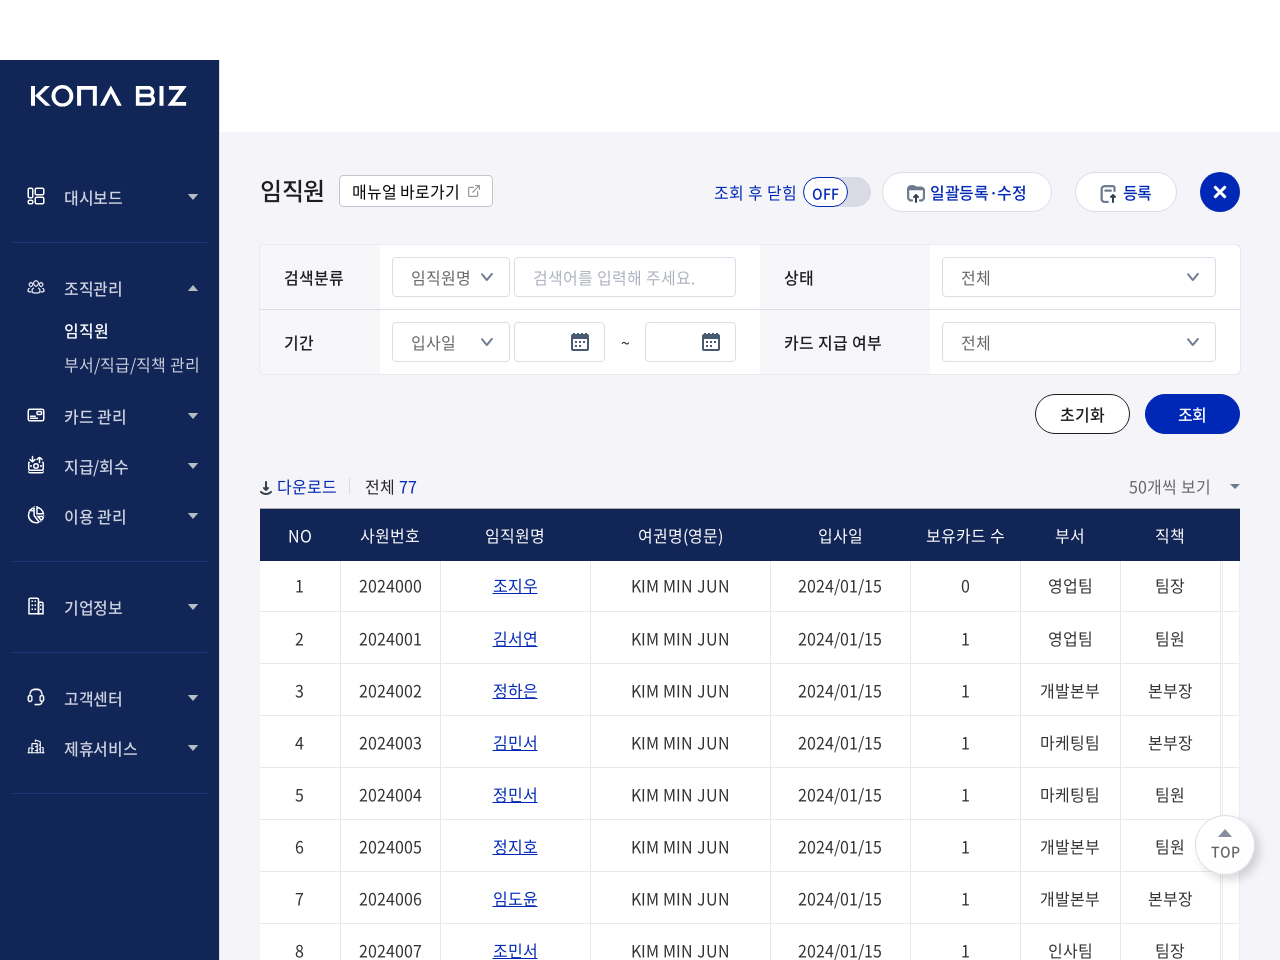
<file: pages/employee.html>
<!DOCTYPE html>
<html lang="ko">
<head>
    <meta charset="utf-8">
    <title>KONA BIZ - 임직원</title>
    <meta name="viewport" content="width=device-width, initial-scale=1.0, maximum-scale=1.0, user-scalable=no">
    <meta http-equiv="X-UA-Compatible" content="IE=edge">
    <link rel="stylesheet" type="text/css" href="../assets/lib/toast/tui-grid-4.21.3.css">
    <link rel="stylesheet" type="text/css" href="../assets/lib/toast/tui-pagination-3.4.1.css">
    <link rel="stylesheet" type="text/css" href="../assets/lib/toast/toastui-editor-3.1.10.css">
    <link rel="stylesheet" type="text/css" href="../assets/styles/css/jquery.auto-complete.css">
    <link rel="stylesheet" type="text/css" href="../assets/styles/css/front.css">
    <link rel="stylesheet" type="text/css" href="../assets/styles/css/kbc.css">
    <link rel="stylesheet" type="text/css" href="../assets/lib/loading/loading.css">
    <script type="text/javascript" src="../assets/lib/js/jquery-3.5.1.min.js"></script>
    <script type="text/javascript" src="../assets/lib/js/jquery-ui.min.js"></script>
    <script type="text/javascript" src="../assets/lib/js/swiper.min.js"></script>
    <script type="text/javascript" src="../assets/lib/toast/tui-pagination-3.4.1.js"></script>
    <script type="text/javascript" src="../assets/lib/toast/tui-grid-4.21.3.js"></script>
    <script type="text/javascript" src="../assets/lib/toast/toastui-editor-3.1.10.js"></script>
    <script type="text/javascript" src="../assets/lib/js/jquery.auto-complete.js"></script>
    <script type="text/javascript" src="../assets/lib/js/jquery.sumoselect.min.js"></script>
    <script type="text/javascript" src="../assets/lib/loading/loading.js"></script>
    <script type="text/javascript" src="../assets/lib/js/front.js"></script>
    <script type="text/javascript" src="../assets/lib/js/common_kbc.js"></script>
    <script type="text/javascript" src="../assets/lib/moment/moment.min.js"></script>
    <script>
        let KSM = {
            targetWptlEntpNo: 1,
            targetWptlUserNo: 1,
            targetEntpNm: "주식회사 테크노바",
            userLoginId: "admin@technova.co.kr",
            wptlUserDvCd: "10",
            wptlEntpStCd: "10",
            wptlUserRoleCd: "10",
            userNm: "관리자",
            wptlEntpNo: 1,
            wptlUserNo: 1,
            role: "ROLE_AGENCY"
        };
        let $UPLOAD_FILE_URL = '';
    </script>
    <script src="../js/mock-api.js"></script>
</head>

<body>

<div class="admin">
    <!-- TOP HEADER -->
    <div class="header">
        <div class="left">
            <h1><a href="../index.html">KONA BIZ</a></h1>
        </div>
        <div class="right">
            <div class="user">
                <i class="ico-user"></i>
                <span>관리자</span>
                <button class="btn-set" onclick="return false;"></button>
            </div>
            <button class="btn-log" onclick="alert('로그아웃 (Mock)')">로그아웃</button>
        </div>
    </div>

    <div class="container">
        <!-- SIDEBAR -->
        <aside>
            <div class="scroll">
                <div class="nav">
                    <a href="../index.html" class="btn-dep1">
                        <i class="ico-home"></i><span>대시보드</span>
                    </a>
                    <ul>
                        <li class="active">
                            <hr>
                            <a href="javascript:void(0);" class="btn-dep1 flip"><i class="ico-menu1"></i><span>조직관리</span></a>
                            <ul class="dep2" style="display:block">
                                <li class="active"><a href="./employee.html" class="btn-dep2">임직원</a></li>
                                <li><a href="#" class="btn-dep2">부서/직급/직책 관리</a></li>
                            </ul>
                        </li>
                        <li>
                            <a href="javascript:void(0);" class="btn-dep1 flip"><i class="ico-menu2"></i><span>카드 관리</span></a>
                            <ul class="dep2" style="display:none">
                                <li><a href="#" class="btn-dep2">운영 상품</a></li>
                                <li><a href="#" class="btn-dep2">복지 카드 관리</a></li>
                                <li><a href="#" class="btn-dep2">법인 카드 관리</a></li>
                            </ul>
                        </li>
                        <li>
                            <a href="javascript:void(0);" class="btn-dep1 flip"><i class="ico-menu-trans"></i><span>지급/회수</span></a>
                            <ul class="dep2" style="display:none">
                                <li><a href="./trans-list.html" class="btn-dep2">지급/회수 관리</a></li>
                                <li><a href="#" class="btn-dep2">정기지급 관리</a></li>
                            </ul>
                        </li>
                        <li>
                            <a href="javascript:void(0);" class="btn-dep1 flip"><i class="ico-menu3"></i><span>이용 관리</span></a>
                            <ul class="dep2" style="display:none">
                                <li><a href="./usage-welfare.html" class="btn-dep2">카드 이용 내역</a></li>
                                <li><a href="#" class="btn-dep2">결제 실패 내역</a></li>
                                <li><a href="./deposit.html" class="btn-dep2">예치금 내역</a></li>
                                <li><a href="#" class="btn-dep2">이용 대금 명세서</a></li>
                                <li><a href="#" class="btn-dep2">연간 이용 내역</a></li>
                            </ul>
                        </li>
                        <li>
                            <hr>
                            <a href="javascript:void(0);" class="btn-dep1 flip"><i class="ico-menu4"></i><span>기업정보</span></a>
                            <ul class="dep2" style="display:none">
                                <li><a href="#" class="btn-dep2">기업 정보</a></li>
                            </ul>
                        </li>
                        <li>
                            <hr>
                            <a href="javascript:void(0);" class="btn-dep1 flip"><i class="ico-menu6"></i><span>고객센터</span></a>
                            <ul class="dep2" style="display:none">
                                <li><a href="#" class="btn-dep2">FAQ</a></li>
                                <li><a href="#" class="btn-dep2">문의 현황</a></li>
                                <li><a href="#" class="btn-dep2">공지사항</a></li>
                            </ul>
                        </li>
                        <li>
                            <a href="javascript:void(0);" class="btn-dep1 flip"><i class="ico-partnersvc"></i><span>제휴서비스</span></a>
                            <ul class="dep2" style="display:none">
                                <li><a href="#" class="btn-dep2">밀리의 서재</a></li>
                                <li><a href="#" class="btn-dep2">유니포스트</a></li>
                            </ul>
                        </li>
                        <hr>
                    </ul>
                </div>
            </div>
        </aside>

        <div class="content">
            <div class="content-inner">
                <div class="content-body">
                    <div class="h2-head srch-on">
                        <h2 class="h2">
                            임직원
                            <a href="https://docs.channel.io/user/ko/articles/%EC%9E%84%EC%A7%81%EC%9B%90-04d908e7" target="_blank" class="btn-rect-type2 ml10 mb5">매뉴얼 바로가기</a>
                        </h2>
                        <div class="right">
                            <div class="before-srch">
                                <a href="javascript:void(0);" class="btn-type6 btn-round btn-s"><i class="ico-regi-all"></i>일괄등록·수정</a>
                                <a href="javascript:void(0);" class="btn-type6 btn-round btn-s"><i class="ico-regi"></i>등록</a>
                                <button class="btn-srch"><span class="hidden">검색</span></button>
                            </div>
                            <div class="after-srch">
                                <div class="inquiry-on">
                                    <span>조회 후 닫힘</span>
                                    <label><input type="checkbox" class="switch1" id="afterClose"><p><em></em></p></label>
                                </div>
                                <a href="javascript:void(0);" class="btn-type6 btn-round btn-s"><i class="ico-regi-all"></i>일괄등록·수정</a>
                                <a href="javascript:void(0);" class="btn-type6 btn-round btn-s"><i class="ico-regi"></i>등록</a>
                                <button class="btn-srch-close"><span class="hidden">닫기</span></button>
                            </div>
                        </div>
                    </div>
                    <div class="board-srch">
                        <form id="searchForm">
                            <div class="table-box">
                                <table>
                                    <colgroup>
                                        <col style="width:120px"><col style=""><col style="width:170px"><col style="width:310px">
                                    </colgroup>
                                    <tbody>
                                        <tr>
                                            <th>검색분류</th>
                                            <td>
                                                <div class="td-col-box">
                                                    <div class="col" style="flex:0 0 34%">
                                                        <select class="select" id="searchType">
                                                            <option value="1">임직원명</option>
                                                            <option value="2">사원번호</option>
                                                            <option value="3">부서</option>
                                                            <option value="4">직급</option>
                                                            <option value="5">직책</option>
                                                            <option value="6">카드번호(16자리)</option>
                                                            <option value="7">카드번호(뒤 4자리)</option>
                                                            <option value="8">휴대폰번호(뒤 4자리)</option>
                                                        </select>
                                                    </div>
                                                    <div class="col">
                                                        <input type="text" class="inp" placeholder="검색어를 입력해 주세요." id="searchText">
                                                    </div>
                                                </div>
                                            </td>
                                            <th>상태</th>
                                            <td>
                                                <select class="select" id="searchEmpStatus">
                                                    <option value="">전체</option>
                                                    <option value="00">재직</option>
                                                    <option value="98">휴직</option>
                                                    <option value="99">퇴사</option>
                                                    <option value="97">수습</option>
                                                </select>
                                            </td>
                                        </tr>
                                        <tr>
                                            <th>기간</th>
                                            <td>
                                                <div class="td-col-box">
                                                    <div class="col" style="flex:0 0 34%">
                                                        <select class="select" id="searchDateType">
                                                            <option value="1">입사일</option>
                                                            <option value="3">생년월일</option>
                                                            <option value="4">특정월의 입사자</option>
                                                            <option value="5">특정월의 생일자</option>
                                                        </select>
                                                    </div>
                                                    <div class="col">
                                                        <div class="date-box">
                                                            <input type="text" class="inp calendar" id="searchStartDate" maxlength="10" autocomplete="off" readonly>
                                                            <span>~</span>
                                                            <input type="text" class="inp calendar" id="searchEndDate" maxlength="10" autocomplete="off" readonly>
                                                        </div>
                                                    </div>
                                                </div>
                                            </td>
                                            <th>카드 지급 여부</th>
                                            <td>
                                                <select class="select" id="provideCardYn">
                                                    <option value="">전체</option>
                                                    <option value="Y">지급</option>
                                                    <option value="N">미지급</option>
                                                </select>
                                            </td>
                                        </tr>
                                    </tbody>
                                </table>
                            </div>
                            <div class="btns">
                                <button type="button" class="btn-type1 btn-s btn-round reset">초기화</button>
                                <button type="button" class="btn-type7 btn-s btn-round search">조회</button>
                            </div>
                        </form>
                    </div>

                    <div class="table-head">
                        <div class="left">
                            <div>
                                <a href="javascript:void(0);" class="btn-ico" onclick="FH.methods.doGetEmpList(-1)"><i class="ico-download"></i>다운로드</a>
                            </div>
                            <div>
                                <h3 class="total">전체 <strong id="totalCount">0</strong></h3>
                            </div>
                        </div>
                        <div class="right">
                            <div>
                                <select class="select-sort" id="viewCount">
                                    <option value="50">50개씩 보기</option>
                                    <option value="100">100개씩 보기</option>
                                    <option value="200">200개씩 보기</option>
                                </select>
                            </div>
                        </div>
                    </div>
                    <div class="grid-content">
                        <div class="table1" id="grid"></div>
                    </div>
                    <div class="pagenate" id="pagination"></div>
                </div>

                <div class="content-foot">
                    코나아이(주) | 사업자등록번호 : 109-81-53365 | 고객센터 : 1600-1726 | KONA BIZ CARD
                </div>
            </div>
        </div>
    </div>
</div>

<a href="javascript:void(0);" class="btn-top"><span>TOP</span></a>

<!-- Toast.js (standalone) -->
<script type="text/javascript" src="../assets/js/common/Toast.js"></script>

<!-- Common stubs -->
<script>
if (typeof Util === 'undefined') {
    window.Util = {
        isEmpty: v => v === null || v === undefined || v === '' || (Array.isArray(v) && v.length === 0),
        emptyString: v => (v === null || v === undefined || v === '') ? '-' : v,
        setCookie: function(){},
        getCookie: function(){ return ''; },
        deleteCookie: function(){},
        replace: function(path){ location.href = path; },
        href: function(path){ location.href = path; },
        setDatePicker: function(){},
        validateManualDates: function(){},
        checkOverSearchDateLimit: function(){ return true; },
        dateSelect: function(){ return { startDate:'', endDate:'' }; }
    };
}
if (typeof startLoading === 'undefined') { window.startLoading = function(){}; window.stopLoading = function(){}; }
if (typeof ConstCode === 'undefined') { window.ConstCode = { TRUE: 'Y', FALSE: 'N', CODES_PRODUCT: { PRD_TYPE: {} }, CODES_TRANS: { TRANS_TYPE: { GIVE: '1' }, TRANS_STATUS_CD: { CANCEL: '90' } } }; }
if (typeof AUTH === 'undefined') { window.AUTH = { isSendAuth: false, authToken: '', expired: false, countTime: 0, methods: { countDown(){}, stopCountDown(){}, resetAuth(){} } }; }
if (typeof EMP_MODAL === 'undefined') { window.EMP_MODAL = { methods: { openEmployeeModal(){ alert('임직원 상세 (Mock - 미구현)'); } } }; }
if (typeof DOWNLOAD_MODAL === 'undefined') { window.DOWNLOAD_MODAL = { methods: { openDownloadModal(fn){ if(fn) fn(-1); }, download(){ alert('다운로드 (Mock)'); } } }; }
</script>

<!-- Employee FH JS (inline, Toast 의존) -->
<script>
let _this;
const FH = {
    params: {},
    page: 1,
    limit: 50,
    totalCount: 0,
    virtualNum: 0,
    pageSortBy: "",
    prevSortColName: "",
    empSmsIsYn: "N",
    entpNm: KSM.targetEntpNm,
    getList: function() { _this.methods.doGetEmpList(); },
    events: {
        changeEvent: function() {
            $(document).on("change", "#searchDateType", function() {
                let isStartOnly = $(this).val() === "4" || $(this).val() === "5";
                if (isStartOnly) $("#searchEndDate").val("");
                $("#searchEndDate").prop("disabled", isStartOnly);
            });
        }
    },
    methods: {
        setTable: function() {
            let columns = _this.methods.getGridColumns();
            Toast.methods.setGrid({
                columns: columns,
                clickEventColumns: ["stfNm"],
                clickFunction: function(row) {
                    EMP_MODAL.methods.openEmployeeModal("info", row.wptlEmpNo, null, _this.empSmsIsYn);
                }
            });
            _this.methods.doGetEmpList();
        },
        getGridColumns: function() {
            return [
                { header: 'NO', align: 'center', width: 80, name: 'rowKey',
                  formatter: ({row}) => ((FH.page-1)*FH.limit) + (row.rowKey+1) },
                { header: '사원번호', align: 'center', minWidth: 100, name: 'incmpEmpNo' },
                { header: '임직원명', align: 'center', width: 150, name: 'stfNm',
                  renderer: { styles: { cursor: "pointer", color: "#0028b6", textDecoration: "underline" } } },
                { header: '여권명(영문)', align: 'center', width: 180, name: 'engFullNm',
                  formatter: ({row}) => Util.emptyString ? Util.emptyString(row.engFullNm) : (row.engFullNm || '-') },
                { header: '입사일', align: 'center', width: 140, name: 'entcoDt',
                  formatter: ({row}) => row.entcoDt || '-' },
                { header: '보유카드 수', align: 'center', width: 110, name: 'cardCount' },
                { header: '부서', align: 'center', minWidth: 100, name: 'deptNm' },
                { header: '직책', align: 'center', minWidth: 100, name: 'rsbNm' },
                { header: '직급', align: 'center', minWidth: 100, name: 'jgdNm' },
                { header: '상태', align: 'center', width: 100, name: 'wptlEntpWkinStNm' }
            ];
        },
        doGetEmpList: async function(type) {
            if (!type) type = 1;
            if (type === -1) {
                if (_this.totalCount === 0) { alert("다운로드 할 데이터가 없습니다."); return; }
                alert("다운로드 (Mock - CSV 생성 생략)");
                return;
            }
            _this.params = {
                page: _this.page,
                limit: _this.limit,
                pageSortBy: _this.pageSortBy,
                wptlEntpNo: KSM.targetWptlEntpNo,
                searchType: Number($("#searchType").val()),
                searchEmpStatus: $("#searchEmpStatus").val(),
                searchDateType: Number($("#searchDateType").val()),
                searchStartDate: $("#searchStartDate").val().trim(),
                searchEndDate: $("#searchEndDate").val().trim(),
                searchText: $("#searchText").val().trim(),
                provideCardYn: $("#provideCardYn").val()
            };
            const res = await ServiceExec.post('/api/group/doGetEmpList', _this.params);
            if (res.code === 1) {
                _this.totalCount = res.entity.totalCount;
                $("#totalCount").text(_this.totalCount);
                _this.virtualNum = res.entity.virtualNum;
                Toast.grid.resetData(res.entity.list);
                Toast.methods.setPagination();
            } else {
                alert(res.message);
            }
        },
        doGetEmpSmsIsYCount: async function() {
            _this.empSmsIsYn = "N";
        }
    },
    init: async function() {
        _this = this;
        for (let fn in _this.events) _this.events[fn]();
        if (typeof Util !== 'undefined' && Util.setDatePicker) Util.setDatePicker();
        await FH.methods.doGetEmpSmsIsYCount();
        Toast.methods.getListInfo(FH.methods.setTable);
    }
};
window.FH = FH;

$(function() {
    FH.init();
});
</script>
</body>
</html>
</file>
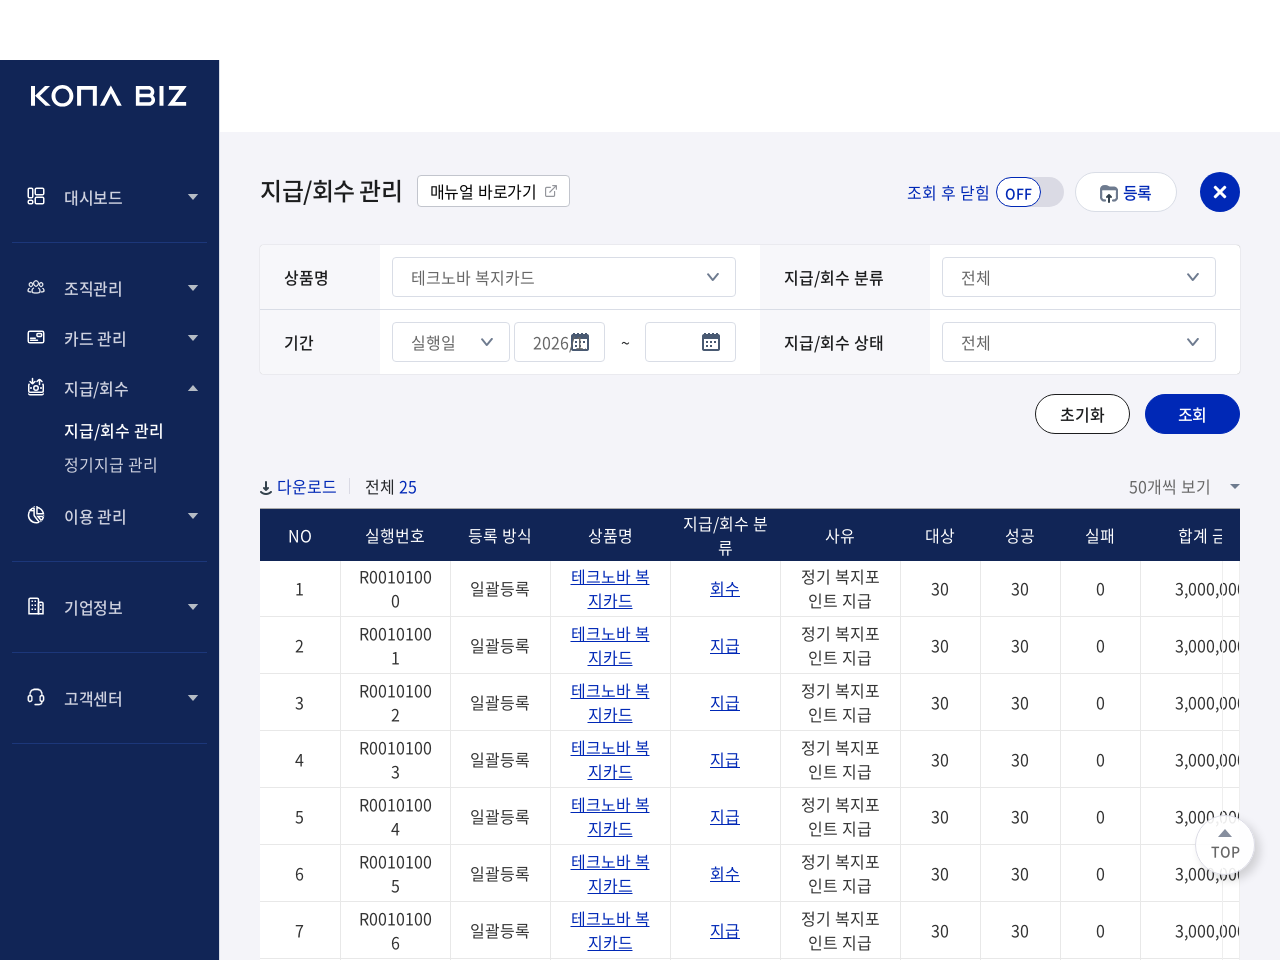
<file: pages/trans-list.html>
<!DOCTYPE html>
<html lang="ko">
<head>
    <meta charset="utf-8">
    <title>KONA BIZ - 지급/회수 관리</title>
    <meta name="viewport" content="width=device-width, initial-scale=1.0, maximum-scale=1.0, user-scalable=no">
    <meta http-equiv="X-UA-Compatible" content="IE=edge">
    <link rel="stylesheet" type="text/css" href="../assets/lib/toast/tui-grid-4.21.3.css">
    <link rel="stylesheet" type="text/css" href="../assets/lib/toast/tui-pagination-3.4.1.css">
    <link rel="stylesheet" type="text/css" href="../assets/lib/toast/toastui-editor-3.1.10.css">
    <link rel="stylesheet" type="text/css" href="../assets/styles/css/jquery.auto-complete.css">
    <link rel="stylesheet" type="text/css" href="../assets/styles/css/front.css">
    <link rel="stylesheet" type="text/css" href="../assets/styles/css/kbc.css">
    <link rel="stylesheet" type="text/css" href="../assets/lib/loading/loading.css">
    <script type="text/javascript" src="../assets/lib/js/jquery-3.5.1.min.js"></script>
    <script type="text/javascript" src="../assets/lib/js/jquery-ui.min.js"></script>
    <script type="text/javascript" src="../assets/lib/js/swiper.min.js"></script>
    <script type="text/javascript" src="../assets/lib/toast/tui-pagination-3.4.1.js"></script>
    <script type="text/javascript" src="../assets/lib/toast/tui-grid-4.21.3.js"></script>
    <script type="text/javascript" src="../assets/lib/toast/toastui-editor-3.1.10.js"></script>
    <script type="text/javascript" src="../assets/lib/js/jquery.auto-complete.js"></script>
    <script type="text/javascript" src="../assets/lib/js/jquery.sumoselect.min.js"></script>
    <script type="text/javascript" src="../assets/lib/loading/loading.js"></script>
    <script type="text/javascript" src="../assets/lib/js/front.js"></script>
    <script type="text/javascript" src="../assets/lib/js/common_kbc.js"></script>
    <script type="text/javascript" src="../assets/lib/moment/moment.min.js"></script>
    <script>
        let KSM = {
            targetWptlEntpNo: 1,
            targetWptlUserNo: 1,
            targetEntpNm: "주식회사 테크노바",
            userLoginId: "admin@technova.co.kr",
            wptlUserDvCd: "10",
            wptlEntpStCd: "10",
            wptlUserRoleCd: "10",
            userNm: "관리자",
            wptlEntpNo: 1,
            wptlUserNo: 1,
            role: "ROLE_AGENCY"
        };
        let $UPLOAD_FILE_URL = '';
    </script>
    <script src="../js/mock-api.js"></script>
</head>

<body>

<div class="admin">
    <!-- TOP HEADER -->
    <div class="header">
        <div class="left">
            <h1><a href="../index.html">KONA BIZ</a></h1>
        </div>
        <div class="right">
            <div class="user">
                <i class="ico-user"></i>
                <span>관리자</span>
                <button class="btn-set" onclick="return false;"></button>
            </div>
            <button class="btn-log" onclick="alert('로그아웃 (Mock)')">로그아웃</button>
        </div>
    </div>

    <div class="container">
        <!-- SIDEBAR -->
        <aside>
            <div class="scroll">
                <div class="nav">
                    <a href="../index.html" class="btn-dep1">
                        <i class="ico-home"></i><span>대시보드</span>
                    </a>
                    <ul>
                        <li>
                            <hr>
                            <a href="javascript:void(0);" class="btn-dep1 flip"><i class="ico-menu1"></i><span>조직관리</span></a>
                            <ul class="dep2" style="display:none">
                                <li><a href="./employee.html" class="btn-dep2">임직원</a></li>
                                <li><a href="#" class="btn-dep2">부서/직급/직책 관리</a></li>
                            </ul>
                        </li>
                        <li>
                            <a href="javascript:void(0);" class="btn-dep1 flip"><i class="ico-menu2"></i><span>카드 관리</span></a>
                            <ul class="dep2" style="display:none">
                                <li><a href="#" class="btn-dep2">운영 상품</a></li>
                                <li><a href="#" class="btn-dep2">복지 카드 관리</a></li>
                                <li><a href="#" class="btn-dep2">법인 카드 관리</a></li>
                            </ul>
                        </li>
                        <li class="active">
                            <a href="javascript:void(0);" class="btn-dep1 flip"><i class="ico-menu-trans"></i><span>지급/회수</span></a>
                            <ul class="dep2" style="display:block">
                                <li class="active"><a href="./trans-list.html" class="btn-dep2">지급/회수 관리</a></li>
                                <li><a href="#" class="btn-dep2">정기지급 관리</a></li>
                            </ul>
                        </li>
                        <li>
                            <a href="javascript:void(0);" class="btn-dep1 flip"><i class="ico-menu3"></i><span>이용 관리</span></a>
                            <ul class="dep2" style="display:none">
                                <li><a href="./usage-welfare.html" class="btn-dep2">카드 이용 내역</a></li>
                                <li><a href="#" class="btn-dep2">결제 실패 내역</a></li>
                                <li><a href="./deposit.html" class="btn-dep2">예치금 내역</a></li>
                                <li><a href="#" class="btn-dep2">이용 대금 명세서</a></li>
                                <li><a href="#" class="btn-dep2">연간 이용 내역</a></li>
                            </ul>
                        </li>
                        <li>
                            <hr>
                            <a href="javascript:void(0);" class="btn-dep1 flip"><i class="ico-menu4"></i><span>기업정보</span></a>
                            <ul class="dep2" style="display:none">
                                <li><a href="#" class="btn-dep2">기업 정보</a></li>
                            </ul>
                        </li>
                        <li>
                            <hr>
                            <a href="javascript:void(0);" class="btn-dep1 flip"><i class="ico-menu6"></i><span>고객센터</span></a>
                            <ul class="dep2" style="display:none">
                                <li><a href="#" class="btn-dep2">FAQ</a></li>
                                <li><a href="#" class="btn-dep2">문의 현황</a></li>
                                <li><a href="#" class="btn-dep2">공지사항</a></li>
                            </ul>
                        </li>
                        <hr>
                    </ul>
                </div>
            </div>
        </aside>

        <div class="content">
            <div class="content-inner">
                <div class="content-body">
                    <div class="h2-head srch-on">
                        <h2 class="h2">
                            지급/회수 관리
                            <a href="https://docs.channel.io/user/ko/articles/%EC%A7%80%EA%B8%89%ED%9A%8C%EC%88%98-%EA%B4%80%EB%A6%AC-e1318877" target="_blank" class="btn-rect-type2 ml10 mb5">매뉴얼 바로가기</a>
                        </h2>
                        <div class="right">
                            <div class="before-srch">
                                <a href="javascript:void(0);" class="btn-type6 btn-round btn-s"><i class="ico-regi-all"></i>등록</a>
                                <button class="btn-srch"><span class="hidden">검색</span></button>
                            </div>
                            <div class="after-srch">
                                <div class="inquiry-on">
                                    <span>조회 후 닫힘</span>
                                    <label><input type="checkbox" class="switch1" id="afterClose"><p><em></em></p></label>
                                </div>
                                <a href="javascript:void(0);" class="btn-type6 btn-round btn-s"><i class="ico-regi-all"></i>등록</a>
                                <button class="btn-srch-close"><span class="hidden">닫기</span></button>
                            </div>
                        </div>
                    </div>

                    <div class="board-srch">
                        <form id="searchForm">
                            <div class="table-box">
                                <table>
                                    <colgroup>
                                        <col style="width:120px"><col style=""><col style="width:170px"><col style="width:310px">
                                    </colgroup>
                                    <tbody>
                                        <tr>
                                            <th>상품명</th>
                                            <td>
                                                <select class="select" id="wptlPrdNo"></select>
                                            </td>
                                            <th>지급/회수 분류</th>
                                            <td>
                                                <select class="select" id="searchRtrvlType">
                                                    <option value="">전체</option>
                                                    <option value="1">카드포인트 지급</option>
                                                    <option value="2">카드포인트 회수</option>
                                                    <option value="3">잔액 충전</option>
                                                    <option value="4">잔액 회수</option>
                                                </select>
                                            </td>
                                        </tr>
                                        <tr>
                                            <th>기간</th>
                                            <td>
                                                <div class="td-col-box">
                                                    <div class="col" style="flex:0 0 34%">
                                                        <select class="select" id="searchDateType">
                                                            <option value="1">등록일</option>
                                                            <option value="2" selected>실행일</option>
                                                            <option value="3">취소일</option>
                                                        </select>
                                                    </div>
                                                    <div class="col">
                                                        <div class="date-box">
                                                            <input type="text" class="inp calendar" id="searchStartDate" maxlength="10" autocomplete="off">
                                                            <span>~</span>
                                                            <input type="text" class="inp calendar" id="searchEndDate" maxlength="10" autocomplete="off">
                                                        </div>
                                                    </div>
                                                </div>
                                                <span id="dateErrorMessage" class="error-msg" style="color:red; margin-top:10px; display:none;"></span>
                                            </td>
                                            <th>지급/회수 상태</th>
                                            <td>
                                                <select class="select" id="dsbRtrvlStCd">
                                                    <option value="">전체</option>
                                                    <option value="99">대기</option>
                                                    <option value="00">완료</option>
                                                    <option value="90">취소</option>
                                                    <option value="FAIL">실패</option>
                                                    <option value="PARTIAL">부분 완료</option>
                                                </select>
                                            </td>
                                        </tr>
                                    </tbody>
                                </table>
                            </div>
                            <div class="btns">
                                <button type="button" id="resetBtn" class="btn-type1 btn-s btn-round reset" onclick="FH.methods.resetSearchInit();">초기화</button>
                                <button type="button" class="btn-type7 btn-s btn-round search">조회</button>
                            </div>
                        </form>
                    </div>

                    <div class="table-head">
                        <div class="left">
                            <div>
                                <a href="javascript:void(0);" class="btn-ico" onclick="FH.methods.doGetTransList(-1)"><i class="ico-download"></i>다운로드</a>
                            </div>
                            <div>
                                <h3 class="total">전체 <strong id="totalCount">0</strong></h3>
                            </div>
                        </div>
                        <div class="right">
                            <div>
                                <select class="select-sort" id="viewCount">
                                    <option value="50">50개씩 보기</option>
                                    <option value="100">100개씩 보기</option>
                                    <option value="200">200개씩 보기</option>
                                </select>
                            </div>
                        </div>
                    </div>
                    <div class="grid-content">
                        <div class="table1" id="grid"></div>
                    </div>
                    <div class="pagenate" id="pagination"></div>
                </div>

                <div class="content-foot">
                    코나아이(주) | 사업자등록번호 : 109-81-53365 | 고객센터 : 1600-1726 | KONA BIZ CARD
                </div>
            </div>
        </div>
    </div>
</div>

<a href="javascript:void(0);" class="btn-top"><span>TOP</span></a>

<script type="text/javascript" src="../assets/js/common/Toast.js"></script>
<script>
if (typeof Util === 'undefined') {
    window.Util = {
        isEmpty: v => v === null || v === undefined || v === '' || (Array.isArray(v) && v.length === 0),
        setCookie: function(){}, getCookie: function(){ return ''; }, deleteCookie: function(){},
        replace: function(path){ location.href = path; }, href: function(path, p){ location.href = path; },
        setDatePicker: function(){ /* calendar input용 jquery-ui datepicker 초기화 */ },
        checkOverSearchDateLimit: function(){ return true; },
        dateSelect: function(t) {
            const now = moment();
            const fmt = 'YYYY/MM/DD';
            const map = { 'D': [now.format(fmt), now.format(fmt)], '1D': [moment().subtract(1,'d').format(fmt), moment().subtract(1,'d').format(fmt)],
                '1W': [moment().subtract(7,'d').format(fmt), now.format(fmt)], '1M': [moment().subtract(1,'M').format(fmt), now.format(fmt)],
                '3M': [moment().subtract(3,'M').format(fmt), now.format(fmt)], '1Y': [moment().subtract(1,'Y').format(fmt), now.format(fmt)] };
            const r = map[t] || ['',''];
            return { startDate: r[0], endDate: r[1] };
        },
        validCheck: function(){}, validateManualDates: function(){}
    };
}
if (typeof startLoading === 'undefined') { window.startLoading = function(){}; window.stopLoading = function(){}; }
if (typeof ConstCode === 'undefined') { window.ConstCode = { TRUE: 'Y', FALSE: 'N', CODES_TRANS: { TRANS_TYPE: { GIVE: '지급' }, TRANS_STATUS_CD: { CANCEL: '90' } }, CODES_PRODUCT: { PRD_TYPE: { CORPORATE_DEBIT_MASTER: '40' } } }; }
if (typeof DOWNLOAD_MODAL === 'undefined') { window.DOWNLOAD_MODAL = { methods: { openDownloadModal(fn, t){ if(fn) fn(-1); }, download(){ alert('다운로드 (Mock)'); } } }; }
if (typeof AUTH === 'undefined') { window.AUTH = { isSendAuth: false, authToken: '', expired: false, countTime: 0, methods: { countDown(){}, stopCountDown(){}, resetAuth(){} } }; }
</script>

<script>
const nowDate = moment().format('YYYYMMDD');
const lastMonth = moment(nowDate).subtract(1, 'month').format('YYYY/MM/DD');

let _this;
const FH = {
    params: {},
    prdList: [],
    page: 1,
    limit: 50,
    totalCount: 0,
    virtualNum: 0,
    wptlDsbRtrvlNo: null,
    getList: function() { _this.methods.doGetTransList(); },
    events: {
        changeEvent: function() {
            $(document).on("change", "#searchDateType", function(e) {
                const searchDateType = $("#searchDateType").val();
                if (searchDateType === "1" || searchDateType === "3") {
                    $("#searchStartDate").val(lastMonth);
                    $("#searchEndDate").val(moment().format("YYYY/MM/DD"));
                }
            });
        }
    },
    methods: {
        doGetProductList: async function() {
            const params = { wptlEntpNo: KSM.targetWptlEntpNo, useYn: "Y" };
            const res = await ServiceExec.jsonPost('/common/doGetProductList', params);
            let html = '';
            if (res.code === 1) {
                _this.prdList = res.entity;
                if (res.entity.length > 0) {
                    res.entity.forEach(p => {
                        html += `<option value="${p.wptlPrdNo}">${p.prdNm}</option>`;
                    });
                } else {
                    html = '<option value="">상품명을 선택해주세요.</option>';
                }
            }
            $("#wptlPrdNo").html(html);
        },
        setTable: function() {
            Toast.methods.setGrid({
                columns: [
                    { header: "NO", align: "center", width: 80, name: "rowKey",
                      formatter: ({row}) => ((FH.page-1)*FH.limit) + (row.rowKey+1) },
                    { header: "실행번호", align: "center", width: 110, name: "runNumber" },
                    { header: "등록 방식", align: "center", width: 100, name: "dsbTrtvlTrgpRegDvNm" },
                    { header: "상품명", align: "center", minWidth: 120, name: "prdNm",
                      renderer: { styles: { cursor:"pointer", color:"#0028b6", textDecoration:"underline" } } },
                    { header: "지급/회수 분류", align: "center", width: 110, name: "dsbRtrvlDvNm",
                      renderer: { styles: { cursor:"pointer", color:"#0028b6", textDecoration:"underline" } } },
                    { header: "사유", align: "center", minWidth: 120, name: "dsbRtrvlRsnCn" },
                    { header: "대상", align: "center", width: 80, name: "targetCount" },
                    { header: "성공", align: "center", width: 80, name: "successCount" },
                    { header: "실패", align: "center", width: 80, name: "failCount" },
                    { header: "합계 금액", align: "center", width: 140, name: "totalAmount" },
                    { header: "지급/회수 상태", align: "center", width: 110, name: "dsbRtrvlStNm",
                      formatter: ({value}) => {
                          const black = ["대기","완료"];
                          return !black.includes(value) ? `<span style="color:red">${value}</span>` : (value||'-');
                      }},
                    { header: "등록자 명", align: "center", width: 120, name: "userNm" },
                    { header: "등록 일시", align: "center", width: 140, name: "sysCreDttm" },
                    { header: "실행 일시", align: "center", width: 140, name: "dedDt",
                      formatter: ({row, value}) => (row.dsbRtrvlStNm === '취소') ? '-' : (value||'-') },
                    { header: "유효기간", align: "center", width: 120, name: "wlCrdDsbVlDt",
                      formatter: ({value}) => value||'-' },
                    { header: "취소일시", align: "center", width: 120, name: "cnclDttm",
                      formatter: ({value}) => value||'-' }
                ],
                clickEventColumns: ["dsbRtrvlDvNm", "prdNm"],
                clickFunction: function(row) {
                    alert('지급/회수 상세: ' + row.runNumber + ' (Mock - 미구현)');
                }
            });
            if (_this.prdList.length > 0) {
                _this.methods.doGetTransList();
            }
        },
        validateSearchParam: function() {
            if (!$("#wptlPrdNo").val()) { alert("조회할 상품을 선택해주세요."); return false; }
            return true;
        },
        doGetTransList: async function(type) {
            if (!type) type = 1;
            if (!FH.methods.validateSearchParam()) return;
            if (type === -1) {
                if (_this.totalCount === 0) { alert("다운로드 할 데이터가 없습니다."); return; }
                alert("다운로드 (Mock)");
                return;
            }
            const wptlPrdNo = $("#wptlPrdNo").val();
            _this.params = {
                page: _this.page,
                limit: _this.limit,
                wptlEntpNo: KSM.targetWptlEntpNo,
                wptlPrdNo: wptlPrdNo ? Number(wptlPrdNo) : "",
                searchRtrvlType: $("#searchRtrvlType").val(),
                searchDateType: $("#searchDateType").val(),
                searchStartDate: $("#searchStartDate").val().trim(),
                searchEndDate: $("#searchEndDate").val().trim(),
                dsbRtrvlStCd: $("#dsbRtrvlStCd").val()
            };
            const res = await ServiceExec.post('/api/trans/doGetTransList', _this.params);
            if (res.code === 1) {
                _this.totalCount = res.entity.totalCount;
                $("#totalCount").text(_this.totalCount);
                _this.virtualNum = res.entity.virtualNum;
                Toast.grid.resetData(res.entity.list);
                Toast.methods.setPagination();
                Toast.methods.setScroll();
            } else {
                alert(res.message);
            }
        },
        resetSearchInit: function() {
            $("#searchDateType").val("2");
            $("#searchStartDate").val(lastMonth);
            $("#searchEndDate").val("");
        }
    },
    init: async function() {
        _this = this;
        for (let fn in _this.events) _this.events[fn]();
        if (typeof Util !== 'undefined' && Util.setDatePicker) Util.setDatePicker("all");
        $("#searchStartDate").val(lastMonth);
        await _this.methods.doGetProductList();
        Toast.methods.getListInfo(FH.methods.setTable);
    }
};
window.FH = FH;

$(function() {
    FH.init();
});
</script>
</body>
</html>
</file>
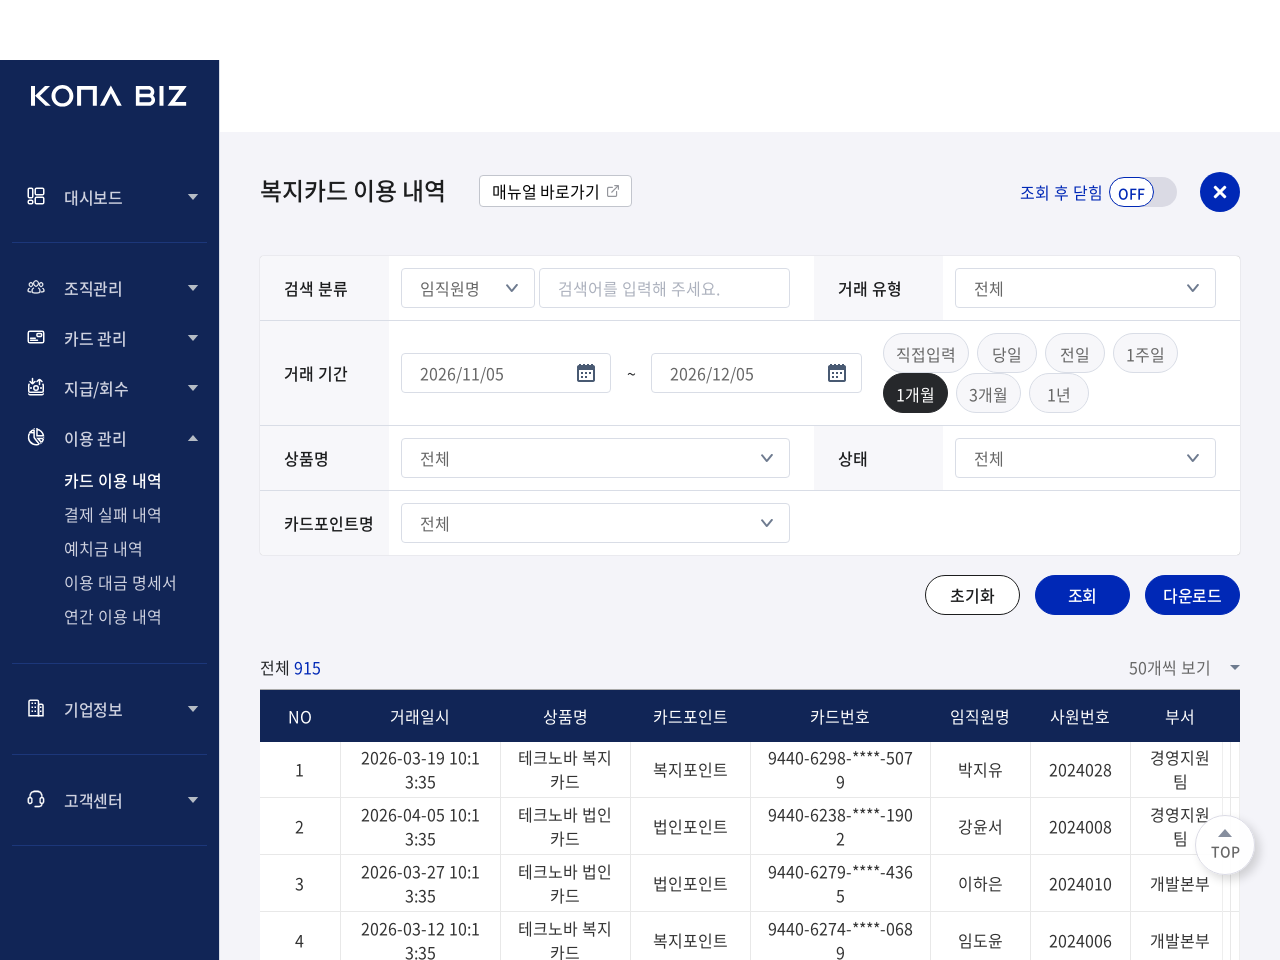
<file: pages/usage-welfare.html>
<!DOCTYPE html>
<html lang="ko">
<head>
    <meta charset="utf-8">
    <title>KONA BIZ - 카드 이용 내역</title>
    <meta name="viewport" content="width=device-width, initial-scale=1.0, maximum-scale=1.0, user-scalable=no">
    <meta http-equiv="X-UA-Compatible" content="IE=edge">
    <link rel="stylesheet" type="text/css" href="../assets/lib/toast/tui-grid-4.21.3.css">
    <link rel="stylesheet" type="text/css" href="../assets/lib/toast/tui-pagination-3.4.1.css">
    <link rel="stylesheet" type="text/css" href="../assets/lib/toast/toastui-editor-3.1.10.css">
    <link rel="stylesheet" type="text/css" href="../assets/styles/css/jquery.auto-complete.css">
    <link rel="stylesheet" type="text/css" href="../assets/styles/css/front.css">
    <link rel="stylesheet" type="text/css" href="../assets/styles/css/kbc.css">
    <link rel="stylesheet" type="text/css" href="../assets/lib/loading/loading.css">
    <script type="text/javascript" src="../assets/lib/js/jquery-3.5.1.min.js"></script>
    <script type="text/javascript" src="../assets/lib/js/jquery-ui.min.js"></script>
    <script type="text/javascript" src="../assets/lib/js/swiper.min.js"></script>
    <script type="text/javascript" src="../assets/lib/toast/tui-pagination-3.4.1.js"></script>
    <script type="text/javascript" src="../assets/lib/toast/tui-grid-4.21.3.js"></script>
    <script type="text/javascript" src="../assets/lib/toast/toastui-editor-3.1.10.js"></script>
    <script type="text/javascript" src="../assets/lib/js/jquery.auto-complete.js"></script>
    <script type="text/javascript" src="../assets/lib/js/jquery.sumoselect.min.js"></script>
    <script type="text/javascript" src="../assets/lib/loading/loading.js"></script>
    <script type="text/javascript" src="../assets/lib/js/front.js"></script>
    <script type="text/javascript" src="../assets/lib/js/common_kbc.js"></script>
    <script type="text/javascript" src="../assets/lib/moment/moment.min.js"></script>
    <script>
        let KSM = {
            targetWptlEntpNo: 1, targetWptlUserNo: 1, targetEntpNm: "주식회사 테크노바",
            userLoginId: "admin@technova.co.kr", wptlUserDvCd: "10", wptlEntpStCd: "10",
            wptlUserRoleCd: "10", userNm: "관리자", wptlEntpNo: 1, wptlUserNo: 1, role: "ROLE_AGENCY"
        };
        let $UPLOAD_FILE_URL = '';
    </script>
    <script src="../js/mock-api.js"></script>
</head>

<body>

<div class="admin">
    <div class="header">
        <div class="left"><h1><a href="../index.html">KONA BIZ</a></h1></div>
        <div class="right">
            <div class="user"><i class="ico-user"></i><span>관리자</span><button class="btn-set" onclick="return false;"></button></div>
            <button class="btn-log" onclick="alert('로그아웃 (Mock)')">로그아웃</button>
        </div>
    </div>

    <div class="container">
        <aside>
            <div class="scroll">
                <div class="nav">
                    <a href="../index.html" class="btn-dep1"><i class="ico-home"></i><span>대시보드</span></a>
                    <ul>
                        <li>
                            <hr>
                            <a href="javascript:void(0);" class="btn-dep1 flip"><i class="ico-menu1"></i><span>조직관리</span></a>
                            <ul class="dep2" style="display:none">
                                <li><a href="./employee.html" class="btn-dep2">임직원</a></li>
                                <li><a href="#" class="btn-dep2">부서/직급/직책 관리</a></li>
                            </ul>
                        </li>
                        <li>
                            <a href="javascript:void(0);" class="btn-dep1 flip"><i class="ico-menu2"></i><span>카드 관리</span></a>
                            <ul class="dep2" style="display:none">
                                <li><a href="#" class="btn-dep2">운영 상품</a></li>
                                <li><a href="#" class="btn-dep2">복지 카드 관리</a></li>
                                <li><a href="#" class="btn-dep2">법인 카드 관리</a></li>
                            </ul>
                        </li>
                        <li>
                            <a href="javascript:void(0);" class="btn-dep1 flip"><i class="ico-menu-trans"></i><span>지급/회수</span></a>
                            <ul class="dep2" style="display:none">
                                <li><a href="./trans-list.html" class="btn-dep2">지급/회수 관리</a></li>
                                <li><a href="#" class="btn-dep2">정기지급 관리</a></li>
                            </ul>
                        </li>
                        <li class="active">
                            <a href="javascript:void(0);" class="btn-dep1 flip"><i class="ico-menu3"></i><span>이용 관리</span></a>
                            <ul class="dep2" style="display:block">
                                <li class="active"><a href="./usage-welfare.html" class="btn-dep2">카드 이용 내역</a></li>
                                <li><a href="#" class="btn-dep2">결제 실패 내역</a></li>
                                <li><a href="./deposit.html" class="btn-dep2">예치금 내역</a></li>
                                <li><a href="#" class="btn-dep2">이용 대금 명세서</a></li>
                                <li><a href="#" class="btn-dep2">연간 이용 내역</a></li>
                            </ul>
                        </li>
                        <li>
                            <hr>
                            <a href="javascript:void(0);" class="btn-dep1 flip"><i class="ico-menu4"></i><span>기업정보</span></a>
                            <ul class="dep2" style="display:none">
                                <li><a href="#" class="btn-dep2">기업 정보</a></li>
                            </ul>
                        </li>
                        <li>
                            <hr>
                            <a href="javascript:void(0);" class="btn-dep1 flip"><i class="ico-menu6"></i><span>고객센터</span></a>
                            <ul class="dep2" style="display:none">
                                <li><a href="#" class="btn-dep2">FAQ</a></li>
                                <li><a href="#" class="btn-dep2">문의 현황</a></li>
                                <li><a href="#" class="btn-dep2">공지사항</a></li>
                            </ul>
                        </li>
                        <hr>
                    </ul>
                </div>
            </div>
        </aside>

        <div class="content">
            <div class="content-inner">
                <div class="content-body">
                    <div class="h2-head srch-on" style="display: flex;">
                        <div class="h2-tabs">
                            <a href="javascript:void(0);" class="active">복지카드 이용 내역</a>
                        </div>
                        <a href="https://docs.channel.io/user/ko/articles/%EC%B9%B4%EB%93%9C-%EC%9D%B4%EC%9A%A9-%EB%82%B4%EC%97%AD-e18c05c4" target="_blank" class="btn-rect-type2" style="margin-top:3px; margin-left:33px;">매뉴얼 바로가기</a>
                        <div class="right">
                            <div class="before-srch"><button class="btn-srch"><span class="hidden">검색</span></button></div>
                            <div class="after-srch">
                                <div class="inquiry-on">
                                    <span>조회 후 닫힘</span>
                                    <label><input type="checkbox" class="switch1" id="afterClose"><p><em></em></p></label>
                                </div>
                                <button class="btn-srch-close"><span class="hidden">닫기</span></button>
                            </div>
                        </div>
                    </div>

                    <div class="board-srch">
                        <form id="searchForm">
                            <div class="table-box">
                                <table>
                                    <colgroup>
                                        <col style="width:130px"><col style=""><col style="width:130px">
                                        <col style="width:300px"><col style="width:130px"><col style="width:300px">
                                    </colgroup>
                                    <tbody>
                                        <tr>
                                            <th>검색 분류</th>
                                            <td colspan="3">
                                                <div class="td-col-box">
                                                    <div class="col" style="flex:0 0 34%">
                                                        <select class="select" id="searchType">
                                                            <option value="1">임직원명</option>
                                                            <option value="2">사원번호</option>
                                                            <option value="3">부서</option>
                                                            <option value="4">직급</option>
                                                            <option value="5">직책</option>
                                                            <option value="6">카드번호(16자리)</option>
                                                            <option value="7">카드번호(뒤 4자리)</option>
                                                            <option value="8">가맹점명</option>
                                                            <option value="9">업종명</option>
                                                        </select>
                                                    </div>
                                                    <div class="col">
                                                        <input type="text" class="inp" placeholder="검색어를 입력해 주세요." id="searchText">
                                                    </div>
                                                </div>
                                            </td>
                                            <th>거래 유형</th>
                                            <td>
                                                <select class="select" id="searchTranType">
                                                    <option value="">전체</option>
                                                    <option value="1">충전</option>
                                                    <option value="2">지불</option>
                                                    <option value="3">소멸</option>
                                                    <option value="4">전환</option>
                                                    <option value="5">회수</option>
                                                    <option value="6">송금하기</option>
                                                    <option value="7">송금받기</option>
                                                </select>
                                            </td>
                                        </tr>
                                        <tr>
                                            <th>거래 기간</th>
                                            <td colspan="5">
                                                <div class="td-col-box">
                                                    <div class="col">
                                                        <div class="date-box">
                                                            <input type="text" class="inp calendar" id="searchStartDate" maxlength="10" autocomplete="off">
                                                            <span>~</span>
                                                            <input type="text" class="inp calendar" id="searchEndDate" maxlength="10" autocomplete="off">
                                                        </div>
                                                    </div>
                                                    <div class="col">
                                                        <div class="radio-txt-box">
                                                            <label><input type="radio" class="radio-txt" name="dateSelect" value="P"><p>직접입력</p></label>
                                                            <label><input type="radio" class="radio-txt" name="dateSelect" value="D"><p>당일</p></label>
                                                            <label><input type="radio" class="radio-txt" name="dateSelect" value="1D"><p>전일</p></label>
                                                            <label><input type="radio" class="radio-txt" name="dateSelect" value="1W"><p>1주일</p></label>
                                                            <label><input type="radio" class="radio-txt" name="dateSelect" value="1M" checked><p>1개월</p></label>
                                                            <label><input type="radio" class="radio-txt" name="dateSelect" value="3M"><p>3개월</p></label>
                                                            <label><input type="radio" class="radio-txt" name="dateSelect" value="1Y"><p>1년</p></label>
                                                        </div>
                                                    </div>
                                                </div>
                                                <span id="dateErrorMessage" class="error-msg" style="color:red; margin-top:10px; display:none;"></span>
                                            </td>
                                        </tr>
                                        <tr>
                                            <th>상품명</th>
                                            <td colspan="3">
                                                <select class="select" id="wptlPrdNo">
                                                    <option value="">전체</option>
                                                </select>
                                            </td>
                                            <th>상태</th>
                                            <td>
                                                <select class="select" id="searchEmployeeStatus">
                                                    <option value="">전체</option>
                                                    <option value="1">재직</option>
                                                    <option value="2">퇴사</option>
                                                    <option value="3">휴직</option>
                                                    <option value="4">수습</option>
                                                </select>
                                            </td>
                                        </tr>
                                        <tr>
                                            <th>카드포인트명</th>
                                            <td colspan="3">
                                                <select class="select" id="crdCashId">
                                                    <option value="">전체</option>
                                                </select>
                                            </td>
                                            <td colspan="2"></td>
                                        </tr>
                                    </tbody>
                                </table>
                            </div>
                            <div class="btns">
                                <button type="button" class="btn-type1 btn-s btn-round reset">초기화</button>
                                <button type="button" class="btn-type7 btn-s btn-round search" id="search_btn">조회</button>
                                <button type="button" class="btn-type7 btn-s btn-round" id="download_btn" style="margin-left:12px;" onclick="FH.methods.doGetWelfareUsageList(-1)">다운로드</button>
                            </div>
                        </form>
                    </div>

                    <div class="table-head">
                        <div class="left">
                            <div><h3 class="total">전체 <strong id="totalCount">0</strong></h3></div>
                        </div>
                        <div class="right">
                            <div>
                                <select class="select-sort" id="viewCount">
                                    <option value="50">50개씩 보기</option>
                                    <option value="100">100개씩 보기</option>
                                    <option value="200">200개씩 보기</option>
                                </select>
                            </div>
                        </div>
                    </div>
                    <div class="grid-content">
                        <div class="table1" id="grid"></div>
                    </div>
                    <div class="pagenate" id="pagination"></div>
                </div>

                <div class="content-foot">
                    코나아이(주) | 사업자등록번호 : 109-81-53365 | 고객센터 : 1600-1726 | KONA BIZ CARD
                </div>
            </div>
        </div>
    </div>
</div>

<a href="javascript:void(0);" class="btn-top"><span>TOP</span></a>

<script type="text/javascript" src="../assets/js/common/Toast.js"></script>
<script>
if (typeof Util === 'undefined') {
    window.Util = {
        isEmpty: v => v === null || v === undefined || v === '' || (Array.isArray(v) && v.length === 0),
        setCookie(){}, getCookie(){ return ''; }, deleteCookie(){},
        replace(path){ location.href = path; }, href(path){ location.href = path; },
        setDatePicker(){},
        dateSelect(t) {
            const now = moment(); const fmt = 'YYYY/MM/DD';
            const map = { 'D': [now.format(fmt),now.format(fmt)], '1D': [moment().subtract(1,'d').format(fmt),moment().subtract(1,'d').format(fmt)],
                '1W': [moment().subtract(7,'d').format(fmt),now.format(fmt)], '1M': [moment().subtract(1,'M').format(fmt),now.format(fmt)],
                '3M': [moment().subtract(3,'M').format(fmt),now.format(fmt)], '1Y': [moment().subtract(1,'Y').format(fmt),now.format(fmt)] };
            const r = map[t]||['',''];
            return { startDate:r[0], endDate:r[1] };
        },
        validateManualDates(){}
    };
}
if (typeof startLoading === 'undefined') { window.startLoading = function(){}; window.stopLoading = function(){}; }
if (typeof ConstCode === 'undefined') { window.ConstCode = { TRUE:'Y', FALSE:'N', CODES_PRODUCT:{ PRD_TYPE:{} }, CODES_TRANS:{} }; }
if (typeof DOWNLOAD_MODAL === 'undefined') { window.DOWNLOAD_MODAL = { methods: { openDownloadModal(fn){ if(fn) fn(-1); }, download(){ alert('다운로드 (Mock)'); } } }; }
</script>

<script>
let _this;
const FH = {
    params: {},
    page: 1,
    limit: 50,
    totalCount: 0,
    virtualNum: 0,
    getList: function() { _this.methods.doGetWelfareUsageList(); },
    events: {
        changeEvent: function() {
            $("input:radio[name=dateSelect]").on("click", function() {
                let dateType = $(this).val();
                if (dateType === 'P') return;
                let dateRange = Util.dateSelect(dateType);
                if (dateRange.startDate) $("#searchStartDate").val(dateRange.startDate);
                if (dateRange.endDate) $("#searchEndDate").val(dateRange.endDate);
            });
        }
    },
    methods: {
        doGetProductList: async function() {
            const params = { wptlEntpNo: KSM.targetWptlEntpNo };
            const res = await ServiceExec.jsonPost('/common/doGetProductList', params);
            if (res.code === 1) {
                let html = '<option value="">전체</option>';
                res.entity.forEach(p => { html += `<option value="${p.wptlPrdNo}">${p.prdNm}</option>`; });
                $("#wptlPrdNo").html(html);
            }
        },
        doGetCardCashList: async function() {
            const res = await ServiceExec.post('/common/doGetCardCashList', { wptlEntpNo: KSM.targetWptlEntpNo });
            if (res.code === 1) {
                let html = '<option value="">전체</option>';
                res.entity.forEach(c => { html += `<option value="${c.crdCashId}">${c.crdCashNm}</option>`; });
                $("#crdCashId").html(html);
            }
        },
        setTable: function() {
            Toast.methods.setGrid({
                columns: [
                    { header:'NO', align:'center', width:80, name:'rowKey', formatter:({row})=>((FH.page-1)*FH.limit)+(row.rowKey+1) },
                    { header:'거래일시', align:'center', width:160, name:'tranDt' },
                    { header:'상품명', align:'center', minWidth:130, name:'svcNm' },
                    { header:'카드포인트', align:'center', width:120, name:'cashNm' },
                    { header:'카드번호', align:'center', width:180, name:'cdno' },
                    { header:'임직원명', align:'center', width:100, name:'stfNm' },
                    { header:'사원번호', align:'center', width:100, name:'incmpEmpNo' },
                    { header:'부서', align:'center', minWidth:100, name:'deptNm' },
                    { header:'직급', align:'center', width:80, name:'jgdNm' },
                    { header:'가맹점명', align:'center', minWidth:130, name:'mctNm' },
                    { header:'업종', align:'center', width:100, name:'bztpNm' },
                    { header:'거래 유형', align:'center', width:100, name:'tranSubTypeNm' },
                    { header:'승인 결과', align:'center', width:100, name:'apvTrNm' },
                    { header:'금액', align:'right', width:110, name:'pointAmt',
                      formatter:({value})=>value!=null ? Number(value).toLocaleString()+'원' : '-' },
                    { header:'유효기간', align:'center', width:110, name:'expDt' }
                ]
            });
            _this.methods.doGetWelfareUsageList();
        },
        doGetWelfareUsageList: async function(type) {
            if (!type) type = 1;
            if (type === -1) {
                if (_this.totalCount === 0) { alert("다운로드 할 데이터가 없습니다."); return; }
                alert("다운로드 (Mock)"); return;
            }
            _this.params = {
                page: _this.page, limit: _this.limit,
                wptlEntpNo: KSM.targetWptlEntpNo,
                wptlPrdNo: $("#wptlPrdNo").val(),
                crdCashId: $("#crdCashId").val(),
                searchType: Number($("#searchType").val()),
                searchText: $("#searchText").val().trim(),
                searchTranType: $("#searchTranType").val(),
                searchEmployeeStatus: $("#searchEmployeeStatus").val(),
                searchStartDate: $("#searchStartDate").val().trim(),
                searchEndDate: $("#searchEndDate").val().trim()
            };
            const res = await ServiceExec.post('/api/usage/doGetWelfareUsageList', _this.params);
            if (res.code === 1) {
                _this.totalCount = res.entity.totalCount;
                $("#totalCount").text(_this.totalCount);
                _this.virtualNum = res.entity.virtualNum;
                Toast.grid.resetData(res.entity.list);
                Toast.methods.setPagination();
            } else {
                alert(res.message);
            }
        }
    },
    init: async function() {
        _this = this;
        for (let fn in _this.events) _this.events[fn]();
        // 1개월 기본
        const oneMonth = Util.dateSelect('1M');
        $("#searchStartDate").val(oneMonth.startDate);
        $("#searchEndDate").val(oneMonth.endDate);
        $("input:radio[name=dateSelect][value='1M']").prop("checked", true);

        await _this.methods.doGetProductList();
        await _this.methods.doGetCardCashList();
        Toast.methods.getListInfo(FH.methods.setTable);
    }
};
window.FH = FH;

$(function() {
    FH.init();
});
</script>
</body>
</html>
</file>
<file: assets/lib/toast/tui-pagination-3.4.1.css>
/*!
 * TOAST UI Pagination
 * @version 3.4.1
 * @author NHN FE Development Team <dl_javascript@nhn.com>
 * @license MIT
 */
@charset 'utf-8';
.tui-pagination * {
    -moz-user-select: none;
    -webkit-user-select: none;
    -ms-user-select: none;
    user-select: none;
}

.tui-ico-ellipsis, .tui-ico-first, .tui-ico-last, .tui-ico-next, .tui-ico-prev {
    overflow: hidden;
}

.tui-pagination {
    height: 28px;
    margin: 14px 0 12px;
    line-height: normal;
    text-align: center;
    font-size: 0;
}

.tui-pagination .tui-page-btn {
    display: inline-block;
    position: relative;
    width: 28px;
    padding: 8px 0 6px;
    margin-left: 0;
    color: #333;
    font-size: 12px;
    font-weight: normal;
    line-height: 1;
    text-decoration: none;
    vertical-align: middle;
    border: 1px solid #ddd;
    border-width: 1px 0;
}

.tui-pagination .tui-page-btn:hover {
    background-color: #f4f4f4;
}

.tui-pagination .tui-is-selected, .tui-pagination strong {
    color: #fff;
    background: #4b96e6;
    border-color: #4b96e6;
    cursor: default;
}

.tui-pagination .tui-is-selected:hover {
    background-color: #4b96e6;
}

.tui-pagination .tui-first-child.tui-is-selected, .tui-pagination strong.tui-first-child {
    margin-left: 0
}

.tui-pagination .tui-first-child, .tui-pagination .tui-prev-is-ellip {
    border-left: 1px solid #ddd
}

.tui-pagination .tui-last-child, .tui-pagination .tui-next-is-ellip {
    border-right: 1px solid #ddd
}

.tui-pagination .tui-first-child.tui-is-selected {
    border-left: 1px solid #4b96e6
}

.tui-pagination .tui-last-child.tui-is-selected {
    border-right: 1px solid #4b96e6
}

.tui-pagination .tui-first, .tui-pagination .tui-prev, .tui-pagination .tui-next, .tui-pagination .tui-last, .tui-pagination .tui-prev-is-ellip, .tui-pagination .tui-next-is-ellip {
    overflow: hidden;
    height: 26px;
    padding: 0;
    font-size: 0;
    line-height: 26px;
    white-space: nowrap;
    font-weight: normal;
    border: 1px solid #ddd;
}

.tui-pagination .tui-prev-is-ellip {
    border-right: 0
}

.tui-pagination .tui-next-is-ellip {
    border-left: 0
}

.tui-pagination .tui-first+.tui-prev, .tui-pagination .tui-next+.tui-last {
    border-left: 0
}

.tui-pagination .tui-ico-first, .tui-pagination .tui-ico-prev, .tui-pagination .tui-ico-next, .tui-pagination .tui-ico-last, .tui-pagination .tui-ico-ellip {
    background: url([data-uri]) no-repeat 0 0;
    display: inline-block;
    vertical-align: middle;
    font-size: 0px;
}

.tui-pagination .tui-prev-is-ellip, .tui-pagination .tui-next-is-ellip {
    padding: 0;
    line-height: 1;
}

.tui-pagination .tui-prev {
    margin-right: 10px;
}

.tui-pagination .tui-next {
    margin-left: 10px;
}

.tui-pagination .tui-ico-first {
    width: 11px;
    height: 10px;
    background-position: 0px 0px
}

.tui-pagination .tui-ico-prev {
    width: 6px;
    height: 10px;
    background-position: -26px 0px
}

.tui-pagination .tui-ico-next {
    width: 6px;
    height: 10px;
    background-position: -13px -24px
}

.tui-pagination .tui-ico-last {
    width: 11px;
    height: 10px;
    background-position: 0px -12px
}

.tui-pagination .tui-ico-ellip {
    width: 10px;
    height: 2px;
    margin-top: 16px;
    vertical-align: top;
    background-position: 0px -24px
}

.tui-pagination .tui-is-disabled:hover {
    background: #fff;
    cursor: default
}

.tui-pagination .tui-is-disabled .tui-ico-prev {
    background-position: -26px -12px
}

.tui-pagination .tui-is-disabled .tui-ico-first {
    background-position: -13px 0px
}

.tui-pagination .tui-is-disabled .tui-ico-next {
    background-position: -21px -24px
}

.tui-pagination .tui-is-disabled .tui-ico-last {
    background-position: -13px -12px
}

.tui-page-inputs {
    display: inline-block;
    vertical-align: top;
}

.tui-page-inputs .tui-page-input {
    display: inline-block;
    width: 10px;
    height: 12px;
    padding: 8px 0 6px;
    font-size: 12px;
    text-align: center;
    color: #333;
    border: 0;
    outline: none;
}

.tui-page-inputs .tui-page-current {
    color: #4b96e6
}

.tui-page-separator {
    display: inline-block;
    font-size: 12px;
    height: 12px;
    padding: 8px 0 6px;
    vertical-align: top
}
</file>
<file: assets/styles/css/kbc.css>
@charset "utf-8";

.unset-flex {
    flex: unset !important;
}

.card-choice-list .body ul li {
    width: 367px;
}

.card-choice-list.list-type2 .body ul li .item .img {
    height: 314px !important;
    width: 205px;
}

.card-choice-list.list-type2 .body ul li label input:checked + .item .img {
    height: 314px;
    width: 205px;
}

.card-choice-list.list-type2 .body ul li .item .img img {
    width: 300px !important;
    height: 190px;
    transform: rotate(90deg);
    margin-top: 57px;
    /* margin-left: 48px; */
    margin-left: -52px;
}

.card-choice-list .body ul li label input:checked + .item .img {
    height: 172px;
    width: 105px;
}

.card-choice-list .body ul li .item .img img {
    width: 162px !important;
    height: 96px;
    transform: rotate(90deg);
    margin-top: 33px;
    /* margin-left: 48px; */
    margin-left: -33px;
}

.main-card .slider .item .img {
    display: flex;
    align-items: center;
    width: unset !important;
    overflow: hidden;
    border-radius: 15px;
}

.main-card .slider .item .img a {
    display: block;
    width: 100%;
    height: 96px;
}

.main-card .slider .item .img img {
    width: 162px !important;
    height: 96px;
    transform: rotate(90deg);
    margin-top: 0;
    margin-left: -33px;
    object-fit: contain;
}

.card-item .img {
    width: 96px;
    max-width: 162px;
    height: 162px;
    margin-right: 40px;
    position: relative;
    overflow: hidden;
    border-radius: 4px;
}

.card-item .img img {
    transform: rotate(90deg);
    width: 162px;
    height: 96px;
    margin-top: 33px;
    margin-left: -33px;
}

.card-choice-list .slider .swiper-slide {
    width: auto;
}

.card-choice-list .slider .swiper-slide .img {
    display: flex;
    justify-content: center;
    align-items: center;
    width: 170px;
    height: 240px;
    margin: 0 auto;
}

.card-choice-list .slider .swiper-slide .img + div {
    text-align: center;
}

.card-choice-list .slider .swiper-slide img {
    transform: rotate(90deg);
    width: 100%;
    height: auto;
    margin: 0;
}

.card-choice-list .body ul li .item .img {
    width: 102px;
    height: 170px;
}

.card-item .img.empty {
    width: 96px;
}

.card-choice-list .head2 {
    height: 76px;
    padding: 0 38px;
}

.card-choice-list .head2 h3 {
    line-height: 75px;
    font-size: 20px;
    color: #4c5970;
}

#engFstn.inp {
    width: 228px !important;
}

#engLstn.inp {
    width: 130px !important;
}

#crdNmNrtn {
    display: flex;
}

select#wlpoCrdNmWrteTypeCd {
    width: 200px !important;
}

#wlpoCorpEnm.inp {
    flex-grow: 1;
    width: 0 !important;
}

.tooltip {
    display: inline-flex;
    justify-content: center;
    align-items: center;
    margin-left: 10px;
    cursor: default;
    width: 20px;
    height: 20px;
    border: 1px solid #000;
    background: #000;
    color: #fff;
    font-size: 16px;
    font-weight: 300;
    border-radius: 50%;
    text-align: center;
}

.tooltip:after {
    content: "?"
}

.tooltip-text {
    display: none;
    position: absolute;
    max-width: 600px;
    padding: 1ch 1.5ch;
    border-radius: 10px;
    box-shadow: 0 1em 2em -0.5em rgba(0, 0, 0, 0.35);
    background: #333;
    color: #fff;
    z-index: 9000;
}

span.notiInfo {
    display: inline-block;
    border: 1px solid #b1b1b1;
    background-color: #f5f5f5;
    border-radius: 10px;
    padding: 10px;
    margin-top: 10px;
    margin-right: 5px;
}

span.total-amount {
    color: #ff0f00;
    font-size: 18px;
    font-weight: bold;
}

textarea.download {
    padding-top: 15px;
    padding-bottom: 15px;
    height: 95px;
}

.btn-masking-top {
    position: absolute;
    right: 0;
    top: -5px;
}

button.table-title-flip {
    text-align: left;
    width: 100%;
    padding: 12px 12px 12px 24px;
    font-size: 16px;
    border-radius: 4px;
    border: 1px solid #dadae4;
    font-weight: 500;
}

button.table-title-flip:after {
    content: "";
    display: inline-block;
    vertical-align: middle;
    width: 20px;
    height: 20px;
    border-radius: 100%;
    background: #fff url(../img/common/ico_h3_flip.png) no-repeat 50% 50%;
    border: 1px solid #dbdbe5;
    vertical-align: middle;
    margin: -3px 0 0 10px;
    transition: all 0.5s ease;
}

button.table-title-flip.active:after {
    transform: rotate(180deg);
}

div#fileValidMsg {
    text-indent: -10px;
    margin-left: 20px;
    font-weight: 400;
    color: #0028b6;
    margin-bottom: 10px;
}

.turorial .head h2 .tutorial-logo {
    display: block;
    background-color: #0028b6;
    mask: url(../img/common/logo.svg);
    mask-size: contain;
    mask-position: left center;
    mask-repeat: no-repeat;
    width: 158px;
    height: 22px;
    text-indent: -9999px;
}

.tui-grid-scrollbar-right-top {
    background-color: #112556 !important;
    border-color: #112556 !important;
}

textarea.memo-box {
    font-size: inherit;
    padding: 0;
    width: 100%;
    margin-right: 20px;
}

.popup {
    position: fixed;
    height: 400px;
    display: flex;
    justify-content: center;
    top: 0;
    right: 0;
    bottom: 0;
    left: 0;
    overflow: unset;
    z-index: 8000;
}

.table-view3 > div > table > tbody > tr > td.inner-tab, .table-view3 > table > tbody > tr > td.inner-tab {
    padding: 0;
}

table td.inner-tab table {
    width: 100%;
    height: 100%;
    border-collapse: collapse;
}

table td.inner-tab table tr:not(:last-child) {
    border-bottom: 1px solid #dadae4;
}

table td.inner-tab table th {
    font-size: 16px;
    text-align: left;
    font-weight: 500;
    background: #f7f7fa;
    color: #26282b;
    padding-left: 24px;
}

table td.inner-tab table td,
table td.inner-tab table th {
    padding: 12px 12px 12px 24px;
}

table td.inner-tab table th,
table td.inner-tab table td:not(:last-child) {
    border-right: 1px solid #dadae4;
}

div.select-section {
    padding: 15px;
    border: 1px solid #dadae4;
    font-size: 16px;
    margin-bottom: 10px;
}

div.select-section > p {
    margin-top: 7px;
    margin-bottom: 10px;
    margin-left: 44px;
}

div.select-section:has(input[type=radio]:checked) {
    background: #f4f4f9;
}

div.select-section:has(input[type=radio]:not(:checked)) {
    cursor: pointer;
}

div.select-section table {
    width: 100%;
    border-collapse: collapse;
}

div.select-section table th,
div.select-section table td {
    text-align: center;
    border: 1px solid #dadae4;
    padding: 7px 0;
}
.tag-popup {
  position: absolute;
  /*top: 50px; !* Adjust as needed *!*/
  left: 50%;
  transform: translateX(-50%);
  background: #fff;
  border: 1px solid #ccc;
  padding: 1rem;
  border-radius: 8px;
  width: 300px;
  box-shadow: 0 5px 15px rgba(0, 0, 0, 0.2);
  transition: opacity 0.3s ease, visibility 0.3s ease, transform 0.3s ease;
  opacity: 0;
  visibility: hidden;
  z-index: 1000;
}
.tag-popup.show {
  opacity: 1;
  visibility: visible;
  transform: translateX(-50%) translateY(0);
}
.tag-result-item {
    background: #ddd;
    padding: 6px 12px;
    border-radius: 4px;
    cursor: pointer;
}
.tag-result-wrapper {
    display: flex;
    align-items: center;
    background: #ddd;
    padding: 6px 12px;
    border-radius: 4px;
    cursor: pointer;
}

.tag-name {
    flex: 1;
}

.tag-delete {
    margin-left: 8px;
    cursor: pointer;
}

.inp-sortable .controls {
    visibility: hidden;
}
tr:hover .inp-sortable .controls {
    display: flex;
    visibility: visible !important;
}
</file>
<file: assets/styles/css/front.css>
@charset "utf-8";
@import url("swiper.min.css");
@import url("jquery-ui.css");
@import url("fonts.css");
@import url("sumoselect.css");
@import url("jquery.auto-complete.css");
@import url("dev.css?version=2025241101");
/*
@import url('https: //cdn.rawgit.com/moonspam/NanumSquare/master/nanumsquare.css'); 
@import url('https: //fonts.googleapis.com/css2?family=Noto+Sans+KR: wght@100; 300; 400; 500; 700; 900&display=swap'); 
@import url('	https: //fonts.googleapis.com/css2?family=Noto+Sans: wght@100; 200; 300; 400; 500; 600; 700; 900&display=swap'); 
*/

/**************************************************************************************************************
	공통
**************************************************************************************************************/

/***********************************************************************************
	Common
************************************************************************************/

html,
body,
object,
iframe,
h1,
h2,
h3,
h4,
h5,
h6,
p,
blockquote,
pre,
a,
abbr,
address,
big,
cite,
code,
del,
dfn,
em,
font,
img,
ins,
q,
s,
samp,
small,
strike,
strong,
sub,
sup,
tt,
var,
b,
u,
i,
ul,
ol,
li,
dl,
dt,
dd,
table,
caption,
tbody,
tfoot,
thead,
tr,
th,
td,
fieldset,
fo7m,
label,
legend,
input,
button,
textarea,
select {
    margin: 0;
    padding: 0;
}
header,
footer,
section,
article,
aside,
nav,
hgroup,
details,
menu,
figure,
figcaption {
    display: block;
    margin: 0;
    padding: 0;
}
legend {
    display: block;
    overflow: hidden;
    position: absolute;
    width: 1px;
    height: 1px;
    font-size: 1px;
    line-height: 0;
    text-indent: -999em;
    white-space: nowrap;
}
fieldset,
img,
table,
caption,
tbody,
tfoot,
thead,
tr,
th,
td,
button,
hr {
    border: 0 none;
}
img {
    vertical-align: middle;
}
body li {
    vertical-align: top;
}
ul,
li,
ol {
    list-style: none;
    padding: 0;
    margin: 0;
}
table {
    border-collapse: collapse;
}
caption {
    visibility: hidden;
    overflow: hidden;
    width: 0;
    height: 0;
    font-size: 0;
    line-height: 0;
}
button {
    overflow: visible;
    border: 0 none;
    cursor: pointer;
}
button::-moz-focus-inner,
input[type="button"]::-moz-focus-inner,
input[type="submit"]::-moz-focus-inner,
input[type="reset"]::-moz-focus-inner {
    padding: 0;
    border: 0 none;
}
a {
    text-decoration: none;
    color: #1c1d1e;
    outline: 0;
}
address,
em {
    font-style: normal;
}
body,
input,
select,
textarea,
button,
h1,
h2,
h3,
h4,
h5,
h6 {
    font-family: "Noto Sans KR", sans-serif;
    font-size: 14px;
    color: #1c1d1e;
    text-decoration: none;
    font-weight: 400;
}
textarea,
.inp,
select {
    border: 0;
    outline: none;
    border-radius: 0;
    resize: none;
    box-shadow: none;
    -webkit-appearance: none;
    appearance: none;
    font-weight: normal;
}
a:hover {
    text-decoration: none;
}
body {
    -webkit-text-size-adjust: none;
    background: none;
}
form {
    padding: 0;
    margin: 0;
}
* {
    box-sizing: border-box;
    -webkit-box-sizing: border-box;
}
::-ms-clear {
    display: none;
}
select::-ms-expand {
    display: none;
}
a,
a:active,
a:visited {
    text-decoration: none !important;
}
p,
div {
    word-break: break-all;
}
strong {
    font-weight: 500;
}
b {
    font-weight: 800;
}
* {
    box-sizing: border-box;
}
html {
    font-size: 10px;
}

.m0 {
    margin: 0 !important;
}
.mb0 {
    margin-bottom: 0 !important;
}
.mb3 {
    margin-bottom: 3px !important;
}
.mb5 {
    margin-bottom: 5px !important;
}
.mb10 {
    margin-bottom: 10px !important;
}
.mb12 {
    margin-bottom: 12px !important;
}
.mb15 {
    margin-bottom: 15px !important;
}
.mb20 {
    margin-bottom: 20px !important;
}
.mb25 {
    margin-bottom: 25px !important;
}
.mb30 {
    margin-bottom: 30px !important;
}
.mb35 {
    margin-bottom: 35px !important;
}
.mb50 {
    margin-bottom: 50px !important;
}
.mb40 {
    margin-bottom: 40px !important;
}
.mb45 {
    margin-bottom: 45px !important;
}
.mb60 {
    margin-bottom: 60px !important;
}
.mb70 {
    margin-bottom: 70px !important;
}
.mb80 {
    margin-bottom: 80px !important;
}
.mb100 {
    margin-bottom: 100px !important;
}
.mr60 {
    margin-right: 60px !important;
}
.mr5 {
    margin-right: 5px !important;
}
.mr10 {
    margin-right: 10px !important;
}
.mr15 {
    margin-right: 15px !important;
}
.mr20 {
    margin-right: 20px !important;
}
.ml6 {
    margin-left: 6px !important;
}
.ml10 {
    margin-left: 10px !important;
}
.ml15 {
    margin-left: 15px !important;
}
.ml20 {
    margin-left: 20px !important;
}
.ml30 {
    margin-left: 30px !important;
}
.ml35 {
    margin-left: 35px !important;
}
.ml40 {
    margin-left: 40px !important;
}
.ml50 {
    margin-left: 50px !important;
}
.mt0 {
    margin-top: 0px !important;
}
.mt5 {
    margin-top: 5px !important;
}
.mt10 {
    margin-top: 10px !important;
}
.mt15 {
    margin-top: 15px !important;
}
.mt20 {
    margin-top: 20px !important;
}
.mt30 {
    margin-top: 30px !important;
}
.mt40 {
    margin-top: 40px !important;
}
.padding30 {
    padding: 30px !important;
}
.pd0 {
    padding: 0 !important;
}
.pdl15 {
    padding-left: 15px !important;
}
.pdl30 {
    padding-left: 30px !important;
}
.pdl50 {
    padding-left: 50px !important;
}
.pdr15 {
    padding-right: 15px !important;
}
.pdr30 {
    padding-right: 30px !important;
}
.pdt0 {
    padding-top: 0px !important;
}
.pdt5 {
    padding-top: 5px !important;
}
.pdt10 {
    padding-top: 10px !important;
}
.pdt20 {
    padding-top: 20px !important;
}
.pdt40 {
    padding-top: 40px !important;
}
.pdb0 {
    padding-bottom: 0 !important;
}
.pdb5 {
    padding-bottom: 5px !important;
}
.pdb10 {
    padding-bottom: 10px !important;
}
.pdb15 {
    padding-bottom: 15px !important;
}
.pdb20 {
    padding-bottom: 20px !important;
}
.pdb40,
.pb40 {
    padding-bottom: 40px !important;
}
.text-center {
    text-align: center !important;
}
.text-left {
    text-align: left !important;
}
.text-right {
    text-align: right !important;
}
/* Text */
.black {
    color: #000 !important;
}
.blue {
    color: #40dfd0 !important;
}
.blue2 {
    color: #1e90ff !important;
}
.blue3 {
    color: #676767 !important;
}
.blue4 {
    color: #0028b6 !important;
}
.blue5 {
    color: #676767 !important;
}
.gray2 {
    color: #909090 !important;
}
.gray3 {
    color: #9097a5 !important;
}
.red {
    color: #0028b6 !important;
}
.green {
    color: #48bb78 !important;
}

.text1 {
    font-size: 16px;
    line-height: 1.6;
    color: #606060;
    font-family: "Noto Sans KR", sans-serif;
}
.text-under {
    text-decoration: underline !important;
}
.keep-all {
    word-break: keep-all;
}

.letter1 {
    letter-spacing: -1px;
}

.hr1 {
    display: block;
    width: 100%;
    height: 1px;
    margin: 30px 0;
    background: #e4e9f2;
}
.hr2 {
    display: block;
    width: 100%;
    height: 1px;
    margin: 30px 0;
    background: #dadae4;
}
.padding30 .hr2 {
    width: calc(100% + 60px);
    transform: translateX(-30px);
}
.hidden {
    position: absolute;
    left: -9999px;
    opacity: 0;
    font-size: 0;
}
.nowrap {
    white-space: nowrap;
}
.ellipsis {
    text-overflow: ellipsis;
}
.overflow-hidden {
    overflow: hidden;
}
.overflow-auto {
    overflow: auto;
}

/* Form */
::-webkit-input-placeholder {
    color: #adb2be;
}
:-ms-input-placeholder {
    color: #adb2be;
}
button,
select,
input,
textarea {
    outline: none;
}

.inp {
    height: 40px;
    border: 1px solid #d9dde6;
    border-radius: 4px;
    background: #fff;
    padding: 0 18px;
    font-size: 16px;
    color: #676767;
    transition: all 0.2s ease-in-out;
}
.inp.calendar,
.inp.m-calendar {
    background: url(../img/common/ico_calendar.png) no-repeat right 50%;
    background-position: right 15px center;
}
.select {
    height: 40px;
    border: 1px solid #d9dde6;
    padding: 0 35px 0 18px;
    font-size: 16px;
    color: #676767;
    border-radius: 4px;
    transition: all 0.2s ease-in-out;
    background: #fff url(../img/common/bu_select.png) no-repeat 100% 50%;
    background-position: right 16px center;
    cursor: pointer;
}

.select-sort {
    padding-right: 20px;
    font-size: 16px;
    font-family: "Noto Sans KR", sans-serif;
    color: #676767;
    border: 0;
    outline: none;
    background: url(../img/common/bu_select_sort.png) no-repeat right 50%;
}
.textarea {
    border: 1px solid #e4e9f2;
    background: #f7f9fc;
    padding: 10px 16px;
    font-size: 16px;
    font-family: "Noto Sans KR", sans-serif;
    border-radius: 4px;
    transition: all 0.2s ease-in-out;
    resize: none;
}
.textarea-box {
    position: relative;
}
.textarea-box .val {
    position: absolute;
    right: 20px;
    bottom: 10px;
    font-size: 12px;
    color: #b7c2d8;
}
.inp:focus,
.select:focus,
.textarea:focus {
    border-color: #768093;
}
.inp:disabled,
.select:disabled,
.textarea:disabled {
    background-color: #f7f9fc;
    color: #e4e5ef;
}
.textarea.type2 {
    border: 0;
    font-size: 12px;
    line-height: 1.5;
    color: #606060;
}

.select:invalid {
    color: #e4e5ef;
}
.select:invalid {
    color: #e4e5ef !important;
}
.select [disabled] {
    color: #e4e5ef;
}
.select option {
    color: #909090 !important;
}

.year-sort {
    display: flex;
    align-items: center;
    border-radius: 40px;
    background: #0028b6;
    height: 40px;
    line-height: 40px;
}
.year-sort + div {
    margin-left: 5px;
}
.year-sort strong {
    font-size: 20px;
    color: #fff;
    font-weight: 500;
}
.year-sort button {
    width: 45px;
    border: 0;
    outline: none;
    text-align: center;
    background: none;
}
.year-sort button.prev:before {
    content: "";
    display: inline-block;
    width: 0;
    height: 0;
    border-style: solid;
    border-width: 5px 5px 5px 0;
    border-color: transparent #ffffff transparent transparent;
}
.year-sort button.next:before {
    content: "";
    display: inline-block;
    width: 0;
    height: 0;
    border-style: solid;
    border-width: 5px 0 5px 5px;
    border-color: transparent transparent transparent #ffffff;
}

.inp-tit {
    font-size: 1.2rem;
    color: #929eb5;
    margin-bottom: 5px;
}
.block {
    display: block;
    width: 100%;
}
.inp-box1 {
    display: flex;
    justify-content: space-between;
}
.inp-box1 .inp,
.inp-box1 .select {
    width: 100%;
}
.inp-box1 a,
.inp-box1 button {
    flex: 0 0 88px;
    margin-left: 4px;
    padding: 0;
}
.inp-box1 .btn-wl {
    flex: 0 0 145px;
    margin-left: 4px;
    padding: 0;
}
.inp-box1 .auth-count {
    position: absolute;
    right: 200px;
    line-height: 50px;
    font-size: 20px;
    color: #0028b6;
}
.inp-box1 .inp-del {
    position: relative;
    width: 100%;
}
.inp-box1 .inp-del + button,
.inp-box1 .inp-del ~ button {
    border-radius: 4px;
}
.inp-del .btn-del {
    position: absolute;
    right: 0;
    top: 0;
    width: 40px;
    height: 100%;
    background: url(../img/common/ico_inp_del.png) no-repeat 50% 50%;
    border: 0;
    outline: none;
}

.inp-sortable {
    padding-right: 75px;
    position: relative;
}
.inp-sortable .inp {
    width: 100%;
}
.inp-sortable .controls {
    display: none;
    position: absolute;
    top: 0;
    right: 0;
    height: 40px;
    width: 75px;
    justify-content: center;
    align-items: center;
}
.inp-sortable .controls button {
    width: 26px;
    height: 26px;
    border-radius: 100%;
    border: 1px solid #d9dde6;
    background: #fff;
    margin: 0 2px;
}
.inp-sortable .controls button:before {
    content: "";
    display: inline-block;
    vertical-align: middle;
    width: 0;
    height: 0;
    border-style: solid;
}
.inp-sortable .controls button.btn-up:before {
    border-width: 0 5px 5px 5px;
    border-color: transparent transparent #707a8d transparent;
}
.inp-sortable .controls button.btn-down:before {
    border-width: 5px 5px 0 5px;
    border-color: #676767 transparent transparent transparent;
}

.sorting-team tr.bg .inp-sortable .controls {
    display: flex;
}

input[type="password"] {
    font-family: sans-serif;
} /* Noto/나눔스퀘어는  password ****** 표시 없어짐 */
input[type="password"]::placeholder {
    font-family: sans-serif;
}
input.danger {
    border-color: #0028b6 !important;
    color: #0028b6 !important;
}

.checkbox {
    display: none;
}
.checkbox + p {
    cursor: pointer;
    display: inline-block;
    vertical-align: middle;
}
.checkbox + p em {
    display: inline-block;
    vertical-align: middle;
    width: 26px;
    height: 26px;
    border-radius: 5px;
    border: 1px solid #dbdbe5;
    background: #fff;
    position: relative;
}
.checkbox + p em:before {
    content: "";
    position: absolute;
    left: 0;
    top: 0;
    right: 0;
    bottom: 0;
    background: url(../img/common/ico_agree_chk.png) no-repeat 50% 50%;
    transition: all 0.5s ease;
    opacity: 0;
    transform: scale(0.5);
}
.checkbox + p span {
    display: inline-block;
    vertical-align: middle;
    margin-left: 10px;
    font-size: 16px;
}
.checkbox:checked + p em:before {
    opacity: 1;
    transform: scale(1);
}

.radio {
    position: fixed;
    top: 0;
    visibility: hidden;
}
.radio + p {
    cursor: pointer;
    display: inline-block;
    vertical-align: middle;
}
.radio + p em {
    display: inline-block;
    vertical-align: middle;
    width: 26px;
    height: 26px;
    border-radius: 100%;
    border: 1px solid #dbdbe5;
    background: #fff;
    position: relative;
}
.radio + p em:before {
    content: "";
    position: absolute;
    left: 5px;
    top: 5px;
    right: 5px;
    bottom: 5px;
    border-radius: 100%;
    background: #0028b6;
    transition: all 0.5s ease;
    opacity: 0;
    transform: scale(0.3);
}
.radio + p span {
    display: inline-block;
    vertical-align: middle;
    margin-left: 10px;
    font-size: 16px;
}
.radio:checked + p em:before {
    opacity: 1;
    transform: scale(1);
}

.radio-txt-box {
    margin-left: 17px;
}
.radio-txt-box > label + label {
    margin-left: 4px;
}
.radio-txt {
    position: absolute;
    left: -9999px;
}
.radio-txt + p {
    display: inline-block;
    vertical-align: middle;
    min-width: 60px;
    width: auto;
    height: 40px;
    padding: 0 12px;
    text-align: center;
    line-height: 40px;
    border-radius: 99px;
    border: 1px solid #d9dde6;
    background: #f7f7fa;
    font-size: 16px;
    color: #676767;
    font-family: "Noto Sans KR", sans-serif;
    cursor: pointer;
    transition: all 0.2s ease-in-out;
}
.radio-txt:checked + p {
    background: #26282b;
    border-color: #26282b;
    color: #fff;
}

.radio-box {
    display: flex;
}
.radio-box label {
    width: 115px;
}
.radio-box.type2 label {
    width: auto;
    margin-right: 20px;
}
.radio-box.type2 label:last-child {
    margin-right: 0;
}

.switch1 {
    position: absolute;
    left: -9999px;
}
.switch1 + p {
    width: 68px;
    height: 30px;
    border-radius: 30px;
    position: relative;
    background: #dadae4;
    cursor: pointer;
}
.switch1 + p em {
    position: absolute;
    left: 0;
    top: 0;
    width: auto;
    min-width: 45px;
    height: 30px;
    border: 1px solid #0028b6;
    background: #fff;
    text-align: center;
    line-height: 30px;
    border-radius: 99px;
    transition: all 0.5s ease;
}
.switch1 + p em:before {
    content: "OFF";
    display: inline;
    font-size: 14px;
    color: #0028b6;
    font-family: "Noto Sans KR", sans-serif;
    font-weight: 500;
}
.switch1:checked + p em {
    left: 22px;
    background-color: #0028b6;
    border-color: #0028b6;
}
.switch1:checked + p em:before {
    content: "ON";
    color: #fff;
}

.switch2 {
    position: absolute;
    left: -9999px;
}
.switch2 + p {
    display: inline-block;
    vertical-align: middle;
    width: 60px;
    height: 34px;
    border-radius: 34px;
    position: relative;
    background: #dadae4;
    cursor: pointer;
}

.switch2 + p em{
    content= "";
    position: absolute;
    content:"";
    height: 26px;
    width: 26px;
    left: 4px;
    top: 4px;
    background-color: #fff;
    border-radius: 50%;
    transition: all 0.5s ease;
}

.switch2:checked + p {
    background-color: #0028b6;
}

.switch2:checked + p em {
    transform: translateX(26px);
}


.btn-type1 {
    display: inline-block;
    vertical-align: middle;
    padding: 0 24px;
    min-width: 95px;
    height: 40px;
    line-height: 40px;
    border-radius: 99px;
    text-align: center;
    background: #fff;
    border: 1px solid #1c1d1e;
    font-size: 16px;
    font-weight: 500;
    letter-spacing: -0.32px;
    color: #1c1d1e;
}
.btn-type2 {
    display: inline-block;
    vertical-align: middle;
    padding: 0 24px;
    min-width: 95px;
    height: 40px;
    line-height: 40px;
    border-radius: 99px;
    text-align: center;
    background: #1c1d1e;
    border: 1px solid #1c1d1e;
    font-size: 16px;
    font-weight: 500;
    letter-spacing: -0.32px;
    color: #fff;
}
.btn-type3 {
    display: inline-block;
    vertical-align: middle;
    padding: 0 24px;
    min-width: 95px;
    height: 40px;
    line-height: 40px;
    border-radius: 99px;
    text-align: center;
    background: #0028b6;
    border: 1px solid #0028b6;
    font-size: 16px;
    font-weight: 500;
    letter-spacing: -0.32px;
    color: #fff;
}
.btn-type4 {
    display: inline-block;
    vertical-align: middle;
    padding: 0 24px;
    min-width: 95px;
    height: 40px;
    line-height: 40px;
    border-radius: 99px;
    text-align: center;
    background: #fff;
    border: 1px solid #d9dde6;
    font-size: 16px;
    font-weight: 500;
    letter-spacing: -0.32px;
    color: #1c1d1e;
}
.btn-type5 {
    display: inline-block;
    vertical-align: middle;
    padding: 0 24px;
    min-width: 95px;
    height: 40px;
    line-height: 40px;
    border-radius: 99px;
    text-align: center;
    background: #fff;
    border: 1px solid #d9dde6;
    font-size: 16px;
    font-weight: 500;
    letter-spacing: -0.32px;
    color: #1c1d1e;
}
.btn-type6 {
    display: inline-block;
    vertical-align: middle;
    padding: 0 24px;
    min-width: 95px;
    height: 40px;
    line-height: 40px;
    border-radius: 99px;
    text-align: center;
    background: #fff;
    border: 1px solid #d9dde6;
    font-size: 16px;
    font-weight: 500;
    letter-spacing: -0.32px;
    color: #0028b6;
}
.btn-type7 {
    display: inline-block;
    vertical-align: middle;
    padding: 0 24px;
    min-width: 95px;
    height: 40px;
    line-height: 40px;
    border-radius: 99px;
    text-align: center;
    background: #0028b6;
    border: 1px solid #0028b6;
    font-size: 16px;
    font-weight: 500;
    letter-spacing: -0.32px;
    color: #fff;
}
.btn-type8 {
    display: inline-block;
    vertical-align: middle;
    padding: 0 18px;
    min-width: 95px;
    height: 40px;
    line-height: 40px;
    border-radius: 99px;
    text-align: center;
    background: #fff;
    border: 1px solid #0028b6;
    font-size: 16px;
    font-weight: 500;
    letter-spacing: -0.32px;
    color: #0028b6;
}
.btn-type9 {
    display: inline-block;
    vertical-align: middle;
    padding: 0 18px;
    min-width: 95px;
    height: 40px;
    line-height: 40px;
    border-radius: 99px;
    text-align: center;
    background: #fff;
    border: 1px solid #707a8d;
    font-size: 16px;
    font-weight: 500;
    letter-spacing: -0.32px;
    color: #1c1d1e;
}
.btn-type10 {
    display: inline-block;
    vertical-align: middle;
    padding: 0 18px;
    min-width: 95px;
    height: 40px;
    line-height: 40px;
    border-radius: 99px;
    text-align: center;
    background: #fff;
    border: 1px solid #d9dde6;
    font-size: 16px;
    font-weight: 500;
    letter-spacing: -0.32px;
    color: #676767;
}
.btn-type11 {
    display: inline-block;
    vertical-align: middle;
    padding: 0 18px;
    min-width: 95px;
    height: 40px;
    line-height: 40px;
    border-radius: 99px;
    text-align: center;
    background: #f7f7fa;
    border: 1px solid #d9dde6;
    font-size: 16px;
    font-weight: 500;
    letter-spacing: -0.32px;
    color: #1c1d1e;
}
.btn-type12 {
    display: inline-block;
    vertical-align: middle;
    padding: 0 18px;
    min-width: 95px;
    height: 40px;
    line-height: 40px;
    border-radius: 99px;
    text-align: center;
    background: #fff;
    border: 1px solid #26282b;
    font-size: 16px;
    font-weight: 500;
    letter-spacing: -0.32px;
    color: #676767;
}
.btn-type13 {
    display: inline-block;
    vertical-align: middle;
    padding: 0 18px;
    min-width: 95px;
    height: 40px;
    line-height: 40px;
    border-radius: 99px;
    text-align: center;
    background: #40b82c;
    border: 1px solid #40b82c;
    font-size: 16px;
    font-weight: 500;
    letter-spacing: -0.32px;
    color: #fff;
}
.btn-rect-type2 {
    display: inline-flex;
    align-items: center;
    justify-content: center;
    vertical-align: middle;
    padding: 6px 12px;
    min-width: 90px;
    height: 32px;
    line-height: 1;
    border-radius: 4px;
    text-align: center;
    background: #fff;
    border: 1px solid #c2c5cd;
    font-size: 16px;
    font-weight: 400;
    letter-spacing: -0.2px;
    color: #000;
}
.btn-rect-type2::after {
    content: "";
    display: inline-block;
    right: 0;
    top: 0;
    margin-left: 8px;
    width: 12px;
    height: 12px;
    background-image: url(../image/ico_externallink_12.svg);
    background-position: center;
    background-repeat: no-repeat;
    background-size: contain;
}
.h2 .pull-right {
    display: flex;
    align-items: center;
    justify-content: flex-end;
    position: absolute;
    right: 0;
    bottom: 0;
    height: 100%;
}
a[class*="btn-type"],
button[class*="btn-type"] {
    transition: all 0.2s ease-in-out;
}

a[class*="btn-type"]:not(:disabled):hover,
button[class*="btn-type"]:not(.amount-btn):not(:disabled):hover {
    background-color: #0028b6 !important;
    border-color: #0028b6 !important;
    color: #fff !important;
}

button[class*="hover"]:hover {
    background-color: #0028b6 !important;
    border-color: #0028b6 !important;
    color: #fff !important;
}

input[type="text"] + button:not(.amount-btn),
.col button[class*="btn-type"],
.col a[class*="btn-type"] {
    border-radius: 4px !important;
}

.btn-xxs {
    height: 30px !important;
    line-height: 28px !important;
    font-size: 14px;
}
.btn-xs {
    height: 30px !important;
    line-height: 28px !important;
    font-size: 14px;
}
.btn-s {
    height: 40px !important;
    line-height: 38px !important;
}
.btn-l {
    height: 50px !important;
    line-height: 48px !important;
    font-size: 20px !important;
}
.btn-xl {
    border-radius: 4px !important;
    height: 60px !important;
    line-height: 60px !important;
    font-size: 20px !important;
}
.btn-xxl {
    height: 60px !important;
    line-height: 60px !important;
    font-size: 20px !important;
}
.btn-block {
    display: block;
    width: 100%;
}
.btn-round {
    border-radius: 48px !important;
}
.btn-round.btn-s {
    border-radius: 40px !important;
}
.btn-round.btn-l {
    border-radius: 50px !important;
}
.btn-round.btn-xl {
    border-radius: 60px !important;
}
.btn-round.btn-xxl {
    border-radius: 60px !important;
}
button:disabled {
    background: #e4e5ef !important;
    border-color: #e4e5ef !important;
    color: #fff !important;
    cursor: no-drop;
}

.btn-under {
    text-decoration: underline !important;
}
.btn-plus {
    display: inline-block;
    vertical-align: middle;
    background: url(../img/common/btn_plus.png) no-repeat 50% 50%;
    width: 26px;
    height: 26px;
}
.btn-minus {
    display: inline-block;
    vertical-align: middle;
    background: url(../img/common/btn_minus.png) no-repeat 50% 50%;
    width: 26px;
    height: 26px;
}

.btn-line2 {
    display: block;
    line-height: 22px;
    text-overflow: ellipsis;
    display: -webkit-box;
    -webkit-box-orient: vertical;
    -webkit-line-clamp: 2;
    max-height: 44px;
    overflow: hidden;
}

.border-width2 {
    border-width: 2px !important;
}

.btn-box {
    text-align: center;
    margin-bottom: 14px;
}
.btn-box button,
.btn-box a {
    margin: 0 2px;
    width: 120px;
}

.w90 {
    width: 90px;
}
.w100 {
    width: 100px;
}
.w140 {
    width: 140px;
}
.w170 {
    width: 170px;
}
.w220 {
    width: 220px;
}
.w400 {
    width: 400px !important;
}
.w10p {
    width: 10% !important;
}
.w20p {
    width: 20% !important;
}
.w30p {
    width: 30% !important;
}
.w40p {
    width: 40% !important;
}
.w50p {
    width: 50% !important;
}
.w60p {
    width: 60% !important;
}
.w70p {
    width: 70% !important;
}
.w80p {
    width: 80% !important;
}
.w90p {
    width: 90% !important;
}
.w95p {
    width: 95% !important;
}
.w100p {
    width: 100% !important;
}

/* Element */
.flex {
    display: flex;
    justify-content: space-between;
}
.flex-end {
    align-items: flex-end !important;
}
.flex-center {
    align-items: center !important;
}
.flex-left {
    justify-content: flex-start;
}
.flex.type3 > div {
    flex: 1;
}
.flex.type3 .mon {
    flex: 1;
    white-space: nowrap;
    display: flex;
    align-items: center;
    padding-left: 10px;
}
.flex.type3 .mon span {
    margin-left: 10px;
}

.btn-flex {
    display: flex;
    justify-content: space-between;
    margin: 20px -4px 0;
}
.btn-flex button,
.btn-flex a {
    flex: 1;
    margin: 0 4px;
}
.btn-flex .w295 {
    flex: 0 0 295px;
    margin: 0 auto;
}

.bg-none {
    background: none !important;
}
.bg-modal1 {
    background: #f4f4f9 !important;
}
.bg-white {
    background: #fff !important;
}

.form-box1 {
}
.form-box1 dl {
    display: flex;
    align-items: center;
    font-size: 16px;
}
.form-box1 dl + dl {
    margin-top: 20px;
}
.form-box1 dl dt {
    width: 160px;
    font-weight: 500;
}
.form-box1 dl dd {
    flex: 1;
    color: #676767;
}
.form-box1 dl dd .inp,
.form-box1 dl dd .select {
    width: 100%;
}
.form-box1.type1 dl dt {
    width: 110px;
}
.form-box1.block-type dl {
    display: block;
}
.form-box1.block-type dl dt {
    margin-bottom: 10px;
}

a.disabled {
    pointer-events: none;
    opacity: 0.3;
}

.bank-chk {
    display: inline-block;
    vertical-align: middle;
    padding: 0 10px;
    height: 40px;
    line-height: 1;
    border-radius: 99px;
    background: #fff;
    border: 1px solid #d9dde6;
    font-size: 16px;
    color: #0028b6;
    font-family: "Noto Sans KR", sans-serif;
}
.label {
    display: inline-flex;
    align-items: center;
    vertical-align: middle;
    padding: 12px 10px;
    height: 20px;
    line-height: 1;
    border-radius: 20px;
    background: #e3eefe;
    border: 1px solid #e3eefe;
    font-size: 14px;
    font-weight: 500;
    color: #0028b6;
    font-family: "Noto Sans KR", sans-serif;
}
.label + .label {
    margin-left: 8px;
}
.label.label-red {
    background: #fee3e9;
    border-color: #fee3e9;
    border-radius: 99px;
    color: #ff2559;
    letter-spacing: -0.28px;
}
.label.label-gray {
    background: #e3eefe;
    border-color: #e3eefe;
    border-radius: 99px;
    color: #0028b6;
    letter-spacing: -0.28px;
}
.ico-card {
    display: inline-block;
    vertical-align: middle;
    background: url(../img/common/ico_card.png) no-repeat 0 0;
    width: 20px;
    height: 16px;
    margin: -2px 7px 0 0;
}
.ico-card2 {
    display: inline-block;
    vertical-align: middle;
    background: url(../img/common/ico_card2.png) no-repeat 0 0;
    width: 22px;
    height: 17px;
    margin: -2px 7px 0 0;
}
.ico-card4 {
    display: inline-block;
    vertical-align: middle;
    background: url(../img/common/ico_card4.png) no-repeat 0 0;
    width: 16px;
    height: 12px;
    margin: -2px 7px 0 0;
}
.ico-regi-all {
    display: inline-block;
    vertical-align: middle;
    background: url(../img/common/ico_regi_all.png) no-repeat 0 0;
    width: 18px;
    height: 18px;
    margin: -2px 5px 0 0;
}
.ico-regi {
    display: inline-block;
    vertical-align: middle;
    background: url(../img/common/ico_regi.png) no-repeat 0 0;
    width: 18px;
    height: 18px;
    margin: -2px 5px 0 0;
}
.ico-upload {
    display: inline-block;
    vertical-align: middle;
    background: url(../img/common/ico_upload.png) no-repeat 0 0;
    width: 12px;
    height: 14px;
    margin: -2px 5px 0 0;
}
.ico-download {
    display: inline-block;
    vertical-align: middle;
    background: url(../img/common/ico_download.png) no-repeat 0 0;
    width: 12px;
    height: 14px;
    margin: -2px 5px 0 0;
}
.ico-setting {
    display: inline-block;
    vertical-align: middle;
    background: url(../img/common/ico_setting.png) no-repeat 0 0;
    width: 15px;
    height: 15px;
    margin: -2px 5px 0 0;
}
.ico-upload2 {
    display: inline-block;
    vertical-align: middle;
    background: url(../img/common/ico_upload2.png) no-repeat 0 0;
    width: 22px;
    height: 21px;
    margin: -2px 5px 0 0;
}
.ico-download2 {
    display: inline-block;
    vertical-align: middle;
    background: url(../img/common/ico_download2.png) no-repeat 0 0;
    width: 22px;
    height: 21px;
    margin: -2px 5px 0 0;
}
.ico-trash {
    display: inline-block;
    vertical-align: middle;
    background: url(../img/common/ico_trash.svg) no-repeat 0 0;
    width: 20px;
    height: 19px;
    margin: -2px 5px 0 0;
}
.ico-close {
    display: inline-block;
    vertical-align: middle;
    background: url(../img/common/ico_srch_close.png) no-repeat 0 0;
    width: 20px;
    height: 19px;
    margin: 2px 0 0 0;
}
.ico-plus-circle {
    display: inline-block;
    vertical-align: middle;
    background: url(../img/common/ico_plus_circle.png) no-repeat 0 0;
    width: 20px;
    height: 20px;
    margin: -2px 5px 0 0;
}
.ico-cut {
    display: inline-block;
    vertical-align: middle;
    background: url(../img/common/ico_cut.png) no-repeat 0 0;
    width: 14px;
    height: 15px;
    margin: -2px 5px 0 0;
}
.ico-file2 {
    display: inline-block;
    vertical-align: middle;
    background: url(../img/common/ico_file2.png) no-repeat 0 0;
    width: 14px;
    height: 16px;
    margin: -2px 5px 0 0;
}

.btn-top {
    position: fixed;
    right: 25px;
    bottom: 25px;
    width: 60px;
    height: 60px;
    border-radius: 100%;
    background: rgba(255, 255, 255, 0.9);
    box-shadow: 5px 5px 10px rgba(0, 0, 0, 0.15);
    z-index: 100;
    display: flex;
    justify-content: center;
    align-items: center;
    flex-direction: column;
    border: 1px solid #dbdbe5;
}
.btn-top span {
    display: block;
    font-size: 14px;
    font-family: "Noto Sans KR", sans-serif;
    color: #676767;
    font-weight: 500;
}
.btn-top:before {
    content: "";
    width: 0;
    height: 0;
    border-style: solid;
    border-width: 0 7px 8px 7px;
    border-color: transparent transparent #868e9e transparent;
    display: block;
    margin: 0 auto 4px;
}

.text-right a + a,
.text-right button + button,
.right a + a,
.right button + button {
    margin-left: 12px;
}

/* Text */
.f10 {
    font-size: 10px !important;
    font-family: "Noto Sans KR" !important;
}
.f12 {
    font-size: 12px !important;
    font-family: "Noto Sans KR" !important;
}
.f13 {
    font-size: 13px !important;
    font-family: "Noto Sans KR" !important;
}
.f14 {
    font-size: 14px !important;
    font-family: "Noto Sans KR" !important;
}
.f16 {
    font-size: 16px !important;
    font-family: "Noto Sans KR" !important;
}
.f18 {
    font-size: 18px !important;
}
.f20 {
    font-size: 20px !important;
}

.f-noto {
    font-family: "Noto Sans KR" !important;
}
.f-nanum {
    font-family: "Noto Sans KR", sans-serif !important;
}

.h2-tabs {
    margin-bottom: 18px;
}
.h2-tabs a {
    font-size: 24px;
    font-weight: 400;
    position: relative;
    color: #c2c5cd;
    padding-right: 33px;
    margin-right: 32px;
    border-right: 1px solid #d9dde6;
}
.h2-tabs a.active {
    color: #1c1d1e;
    font-weight: 500;
}
.h2-tabs a:last-child {
    padding-right: 0;
    margin-right: 0;
    border-right: 0;
}
.h2 {
    min-height: 40px;
    font-size: 24px;
    font-weight: 500;
    line-height: 1.5;
    letter-spacing: -0.48px;
    margin-bottom: 33px;
    position: relative;
}
.h2 .pull-right {
    position: absolute;
    right: 0;
    bottom: 0;
}
.h3 {
    font-size: 20px;
    font-weight: 500;
    color: #676767;
    margin: 0 0 15px 10px;
}
.h3 .pull-right {
    position: absolute;
    right: 0;
    bottom: 0;
}
.h3 .btn-flip {
    font-size: 20px;
    font-weight: 500;
    color: #676767;
    background: none;
}
.h3 .btn-flip:after {
    content: "";
    display: inline-block;
    vertical-align: middle;
    width: 20px;
    height: 20px;
    border-radius: 100%;
    background: #fff url(../img/common/ico_h3_flip.png) no-repeat 50% 50%;
    border: 1px solid #dbdbe5;
    vertical-align: middle;
    margin: -3px 0 0 10px;
    transition: all 0.5s ease;
}
.h3 .btn-flip.active:after {
    transform: rotate(180deg);
}
.h2 .msg,
.h3 .msg {
    font-size: 16px;
    font-weight: 400;
    color: #0028b6;
    margin-left: 12px;
}
.h3-head {
    display: flex;
    justify-content: space-between;
    align-items: flex-end;
    margin-bottom: 10px;
}
.h3-head .h3 {
    margin-bottom: 5px;
}
.h3-head .right span {
    font-size: 16px;
    color: #676767;
    margin-right: 10px;
    font-family: "Noto Sans KR", sans-serif;
}

.h2-head {
    position: relative;
    margin-bottom: 30px;
}
.h2-head .right {
    position: absolute;
    right: 0;
    top: 0;
}
.h2-head .btn-srch {
    vertical-align: middle;
    width: 40px;
    height: 40px;
    background: #0028b6 url(../img/common/ico_srch.png) no-repeat 50% 50%;
    border-radius: 100%;
    margin-left: 12px;
}
.h2-head .btn-srch-close {
    vertical-align: middle;
    width: 40px;
    height: 40px;
    background: #0028b6 url(../img/common/ico_srch_close.png) no-repeat 50% 50%;
    border-radius: 100%;
    margin-left: 12px;
}
.h2-head.srch-on .before-srch {
    display: none;
}
.h2-head.srch-on .after-srch {
    display: flex;
    align-items: center;
    gap: 8px;
}
.h2-head.srch-on .after-srch > div,
.h2-head.srch-on .after-srch > a {
    margin-right: 3px;
}
.h2-head .inquiry-on {
    display: flex;
    align-items: center;
}
.h2-head .inquiry-on span {
    font-size: 16px;
    font-family: "Noto Sans KR", sans-serif;
    color: #0028b6;
    margin: 6px;
}

.pagenate {
    text-align: center;
    display: flex;
    justify-content: center;
    align-items: center;
    margin: 15px 0 0;
    font-family: "Noto Sans KR", sans-serif;
}
.pagenate a {
    width: 40px;
    height: 30px;
    line-height: 30px;
    text-align: center;
    font-size: 16px;
    color: #989eab;
}
.pagenate a.active {
    color: #1c1d1e;
    font-weight: 500;
}
.pagenate a.first,
.pagenate a.last {
    background: url(../img/common/ico_page_last.png) no-repeat 50% 50%;
}
.pagenate a.prev,
.pagenate a.next {
    background: url(../img/common/ico_page_next.png) no-repeat 50% 50%;
}
.pagenate a.first,
.pagenate a.prev {
    transform: scaleX(-1);
}
.pagenate a.disabled {
    opacity: 0.3;
}

.title1 {
    height: 50px;
    line-height: 47px;
    border-radius: 40px;
    margin-bottom: 20px;
    text-align: center;
    background: #fff;
    border: 1px solid #dadae4;
    font-size: 20px;
    font-weight: 500;
    color: #0028b6;
}

.col-box2 {
    display: flex;
    justify-content: space-between;
    margin: 0 -6px;
}
.col-box2 .col {
    flex: 1;
    margin: 0 6px;
}
.col-box3 {
    display: flex;
    justify-content: space-between;
    margin: 0 -40px;
}
.col-box3 .col {
    flex: 1;
    margin: 0 40px;
}

/* Table */
.table1 {
}
.table1 table {
    width: 100%;
    border-collapse: collapse;
    background: #fff;
    box-shadow: 0 0 1px rgba(0, 0, 0, 0.4);
}
.table1 table thead th {
    height: 52px;
    background: #112556;
    border-top: none;
    border-bottom: none;
    text-align: center;
    font-size: 16px;
    color: #fff;
    font-weight: 400;
    border-left: 1px solid #112556;
    padding: 0 12px;
    word-break: keep-all;
    font-family: "Noto Sans KR";
}
.table1 table thead th:first-child {
    border-left: 1px solid #112556;
}
.table1 table thead th:last-child {
    border-right: 1px solid #112556;
}
.table1 table tbody td {
    padding: 15px 10px;
    text-align: center;
    font-size: 16px;
    border-left: 1px solid #e8e8e8;
    border-bottom: 1px solid #e8e8e8;
    font-family: "Noto Sans KR";
}
.table1 table tbody td:first-child {
    border-left: 1px solid #e8e8e8;
}
.table1 table tbody td:last-child {
    border-right: 1px solid #e8e8e8;
}
.table1 table tbody td[rowspan] {
    border-right: 1px solid #e8e8e8;
    vertical-align: top;
}
.table1 table tbody .bg {
    background: #f4f4f9;
}
.table1 table tbody .bg td,
.table1 table tbody .bg td a {
    color: #26282b;
}
.table1.medium table thead th {
    height: 42px;
}
.table1.medium table tbody td {
    font-size: 16px;
    font-family: "Noto Sans KR", sans-serif;
    padding: 8px 5px;
}
.table1 table .bg-active {
    background: #f4f4f9;
}
.table1 table .bg-active th,
.table1 table .bg-active td {
    color: #26282b;
}
.table1 table .notice-on {
    background: #eaeaf7;
    font-weight: 500;
}
.table1.td-small table tbody td {
    padding-top: 10px;
    padding-bottom: 10px;
}
.table1.f16 table tbody td {
    font-size: 16px;
    padding-left: 5px;
    padding-right: 5px;
}

/* table1 수정전 대쉬보드 사용중 */
.table2 {
}
.table2 table {
    width: 100%;
    border-collapse: collapse;
    box-shadow: 0 0 1px rgba(0, 0, 0, 0.4);
}
.table2 table thead th {
    height: 52px;
    border-top: none;
    border-bottom: none;
    text-align: center;
    font-size: 16px;
    background-color: #112556;
    color: #fff;
    font-weight: 400;
    font-family: "Noto Sans KR";
}
.table2 table thead th:first-child {
    border-left: 1px solid #112556;
}
.table2 table thead th:last-child {
    border-right: 1px solid #112556;
}
.table2 table tbody td {
    padding: 15px 10px;
    text-align: center;
    font-size: 16px;
    color: #26282b;
    border-bottom: 1px solid #e8e8e8;
    font-family: "Noto Sans KR";
}
.table2 table tbody tr td:first-child {
    border-left: 1px solid #e8e8e8;
}
.table2 table tbody tr td:last-child {
    border-right: 1px solid #e8e8e8;
}
.table2 table tbody tr:hover td {
    background-color: #f8faff;
}
.table2 table tbody .bg {
    background: unset;
}
.table2 table tbody .bg td,
.table2 table tbody .bg td a {
    color: #26282b;
}
.table2.medium table thead th {
    height: 42px;
}
.table2.medium table tbody td {
    font-size: 16px;
    font-family: "Noto Sans KR";
}

.table3 {
}
.table3 table {
    width: 100%;
    border-collapse: collapse;
    border-spacing: 0;
    background: #fff;
    box-shadow: 0 0 1px rgba(0, 0, 0, 0.4);
}
.table3 table thead th {
    height: 52px;
    border-top: none;
    border-bottom: none;
    text-align: left;
    background: #112556;
    font-size: 16px;
    color: #fff;
    padding-left: 20px;
    font-weight: 400;
    font-family: "Noto Sans KR";
}
.table3 table thead th:first-child {
    border-left: 1px solid #112556;
}
.table3 table thead th:last-child {
    border-right: 1px solid #112556;
}
.table3 table tbody td {
    border-bottom: 1px solid #e8e8e8;
    border-right: 1px solid #e8e8e8;
    height: 50px;
    padding: 0 20px;
    font-size: 16px;
    font-family: "Noto Sans KR";
}
.table3 table tbody td:first-child {
    border-left: 1px solid #e8e8e8;
}
.table3 table tbody td:last-child {
    border-right: 1px solid #e8e8e8;
}

.table-head {
    display: flex;
    justify-content: space-between;
    align-items: center;
    margin-bottom: 10px;
}
.table-head .total {
    font-size: 16px;
    color: #26282b;
    font-family: "Noto Sans KR";
}
.table-head .total strong {
    color: #0028b6;
    font-weight: 400;
}

.table-head .btn-ico {
    font-size: 16px;
    color: #0028b6;
    font-family: "Noto Sans KR", sans-serif;
}
.table-head .left {
    display: flex;
    align-items: center;
}
.table-head .left > div {
    padding-left: 16px;
    margin-left: 12px;
    position: relative;
}
.table-head .left > div:before {
    content: "";
    position: absolute;
    left: 0;
    top: 50%;
    width: 1px;
    background: #dadae4;
    height: 16px;
    margin-top: -8px;
}
.table-head .left > div:first-child {
    padding-left: 0;
    margin-left: 0;
}
.table-head .left > div:first-child:before {
    display: none;
}

.table-head .right {
    display: flex;
    align-items: center;
}
.table-head .right > div {
    padding-left: 16px;
    margin-left: 12px;
    position: relative;
}
.table-head .right > div:before {
    content: "";
    position: absolute;
    left: 0;
    top: 50%;
    width: 1px;
    background: #dadae4;
    height: 16px;
    margin-top: -8px;
}
.table-head .right > div:first-child:before {
    display: none;
}
.table-head .t1 {
    font-size: 16px;
    color: #0028b6;
}

.table-view1 {
}
.table-view1 table {
    width: 100%;
    border-collapse: collapse;
    font-size: 16px;
    border-top: 2px solid #e8e8e8;
}
.table-view1 table tbody tr:first-child th {
    border-top: 2px solid #112556;
}
.table-view1 table tbody tr:first-child td {
    border-top: 2px solid #e8e8e8;
}
.table-view1 table tbody th {
    text-align: left;
    padding-left: 20px;
    background: #112556;
    color: #fff;
    border-bottom: 1px solid #112556;
    font-weight: 400;
}
.table-view1 table tbody td {
    padding: 12px 24px;
    border-bottom: 1px solid #e8e8e8;
    color: #26282b;
}

.table-view2 {
}
.table-view2 table {
    width: 100%;
    border-collapse: collapse;
    font-size: 16px;
    border-top: 2px solid #e8e8e8;
    background: #fff;
}
.table-view2 table tbody th {
    text-align: left;
    padding-left: 20px;
    background: #f4f4f9;
    border-bottom: 1px solid #112556;
}
.table-view2 table tbody td {
    padding: 12px 24px;
    border-bottom: 1px solid #e8e8e8;
    color: #26282b;
}

.table-view3 {
    margin-bottom: 25px;
}
.table-view3 > table, .table-view3 > div > table {
    width: 100%;
    border-collapse: collapse;
    border-spacing: 0;
    border-style: hidden;
    border-radius: 4px;
    background: #fff;
    overflow: hidden;
    box-shadow: 0 0 1px rgba(0, 0, 0, 0.4);
}
.table-view3 > table > tbody > tr:first-child th, .table-view3 > div > table > tbody > tr:first-child th,
.table-view3 > table > tbody > tr:first-child td, .table-view3 > div > table > tbody > tr:first-child td {
    border-top: 0;
}
.table-view3 > table > tbody > tr > th, .table-view3 > div > table > tbody > tr > th {
    font-size: 16px;
    text-align: left;
    font-weight: 500;
    background: #f7f7fa;
    color: #26282b;
    padding-left: 24px;
    border: 1px solid #dadae4;
    border-top: 1px solid #d9dde6;
}
.table-view3 > table > tbody > tr > td, .table-view3 > div > table > tbody > tr > td {
    padding: 12px 12px 12px 24px;
    font-size: 16px;
    height: 54px;
    border: 1px solid #dadae4;
    border-top: 1px solid #d9dde6;
}
.table-view3 > table > tbody > tr > td .inp, .table-view3 > div > table > tbody > tr > td .inp,
.table-view3 > table > tbody > tr > td .select, .table-view3 > div > table > tbody > tr > td .select {
    width: 100%;
}
.table-view3 > table > tbody > tr > td .table1 table, .table-view3 > div > table > tbody > tr > td .table1 table {
    border-radius: 0;
}
.table-view3 > table > tbody > tr > td .table1 table th, .table-view3 > div > table > tbody > tr > td .table1 table th {
    color: #fff;
}
.table-view3 > table > thead > th, .table-view3 > div > table > thead > th {
    height: 60px;
    padding-left: 24px;
    background: #707a8d;
    font-size: 16px;
    color: #fff;
    font-family: "Noto Sans KR", sans-serif;
}
.table-view3.write-type > table > th, .table-view3.write-type > div > table > th {
    color: #1c1d1e;
    font-weight: 500;
}
.table-view3.write-type > table > tbody > tr > td, .table-view3.write-type > div > table > tbody > tr > td {
    padding: 12px;
}
.table-view3 > table > tbody > tr.active, .table-view3 > div > table > tbody > tr.active {
    position: relative;
}
.table-view3 > table tr.active th:before, .table-view3 > div > table tr.active th:before {
    content: "";
    position: absolute;
    left: 0;
    top: 0;
    right: 0;
    bottom: 0;
    border: 1px solid #0028b6;
}
.table-view3 > table tr.active th, .table-view3 > div > table tr.active th {
    color: #1c1d1e;
    font-weight: 500;
}
.table-view3 .top {
    vertical-align: top;
    padding-top: 20px;
}
.table-view3 #grid {
    border: 1px solid #d9dde6;
}

.board-srch {
}
.board-srch .table-box {
}
.board-srch table {
    width: 100%;
    border-collapse: collapse;
    border-spacing: 0;
    border-style: hidden;
    border-radius: 4px;
    background: #fff;
    overflow: hidden;
    box-shadow: 0 0 1px rgba(0, 0, 0, 0.4);
}
.board-srch table tr:first-child th,
.board-srch table tr:first-child td {
    border-top: 0;
}
.board-srch table th {
    font-size: 16px;
    text-align: left;
    font-weight: 500;
    background: #f7f7fa;
    padding-left: 24px;
    border-top: 1px solid #d9dde6;
}
.board-srch table td {
    padding: 12px 24px 12px 12px;
    font-size: 16px;
    color: #26282b;
    border-top: 1px solid #d9dde6;
}
.board-srch table td .inp,
.board-srch table td .select {
    width: 100%;
}
.td-col-box {
    display: flex;
    justify-content: space-between;
    align-items: center;
    margin: 0 -2px;
}
.td-col-box .col {
    flex: 1 1 auto;
    margin: 0 2px;
}
.td-col-box .col-auto {
    flex: 0 0 auto;
    margin: 0 2px;
}
.board-srch .btns {
    text-align: right;
    padding: 20px 0 40px;
}
.board-srch .btns button {
    width: 83px;
    padding: 0;
}
.board-srch .btns button + button {
    margin-left: 12px;
}

.board-srch button.btn-prev,
.board-srch button.btn-next {
    width: 20px;
    height: 20px;
    border-radius: 20px;
    background: #707a8d;
    text-align: center;
    padding-top: 3px;
    transform: translate(0, 5px);
}
.board-srch button.btn-prev:before {
    content: "";
    display: inline-block;
    width: 0;
    height: 0;
    margin: 0 0 3px -1px;
    border-style: solid;
    border-width: 6px 6px 6px 0;
    border-color: transparent #ffffff transparent transparent;
}
.board-srch button.btn-next:before {
    content: "";
    display: inline-block;
    width: 0;
    height: 0;
    margin: 0 -1px 3px 0;
    border-style: solid;
    border-width: 6px 0 6px 6px;
    border-color: transparent transparent transparent #ffffff;
}
.board-srch .year-box strong {
    font-size: 20px;
    color: #26282b;
    font-weight: 500;
    margin: 0 12px;
    vertical-align: middle;
}
.board-srch .year-box span {
    margin-left: 20px;
}

.date-box {
    display: flex;
    justify-content: space-between;
    align-items: center;
}
.date-box span {
    flex: 0 0 40px;
    text-align: center;
}

::-webkit-scrollbar {
    width: 6px;
    height: 6px;
}
::-webkit-scrollbar-track {
    background-color: transparent;
}
::-webkit-scrollbar-thumb {
    border-radius: 3px;
    background-color: rgb(113, 128, 150, 0.5);
}
::-webkit-scrollbar-button {
    width: 0;
    height: 0;
}

/************************************************************************************************************************************************
	Datepicker
************************************************************************************************************************************************/
/* DatePicker */
.ui-datepicker {
    border-radius: 5px !important;
    padding: 20px !important;
    border: 1px solid #e1e1e1;
}
.ui-datepicker .ui-datepicker-header {
    background: none;
    border: 0;
}
.ui-datepicker .ui-datepicker-title,
.ui-datepicker th {
    font-size: 14px;
}
.ui-state-default,
.ui-widget-content .ui-state-default,
.ui-widget-header .ui-state-default {
    background: none;
    border: 0;
    border-radius: 5px;
    font-size: 12px;
}
.ui-state-default:hover {
    background: #f5f5f5;
}
.ui-datepicker-today a {
    font-weight: 500;
}
.ui-datepicker .ui-datepicker-prev {
    left: 2px;
    background: url("../img/common/ico_map_arr.svg") no-repeat 50% 50%;
    cursor: pointer;
    transform: scaleX(-1);
}
.ui-datepicker .ui-datepicker-next {
    right: 2px;
    background: url("../img/common/ico_map_arr.svg") no-repeat 50% 50%;
    cursor: pointer;
}
.ui-datepicker td span,
.ui-datepicker td a {
    text-align: center;
}
.ui-state-active {
    background: #ffdf00 !important;
}

/***********************************************************************************************
	MODAL
***********************************************************************************************/
.hidden {
    overflow: hidden;
}
.modal-backdrop {
    position: fixed;
    top: 0;
    right: 0;
    bottom: 0;
    left: 0;
    background: #000;
    z-index: 7500;
    opacity: 0.7;
    filter: alpha(opacity=70);
}
.modal {
    display: none;
    position: fixed;
    top: 0;
    right: 0;
    bottom: 0;
    left: 0;
    z-index: 8000;
    overflow: auto;
    -webkit-overflow-scrolling: touch;
    outline: 0;
}
.modal-dialog {
    position: relative;
    width: auto;
    margin: 0 auto 15px;
    padding: 0 20px;
}
.modal-content {
    position: relative;
    background-color: #fff;
    outline: none; /*overflow: hidden; */
    border-radius: 4px;
}
.modal-header {
    position: relative;
    padding: 0 30px;
    height: 84px;
    border-bottom: 1px solid #d9dde6;
    display: flex;
    justify-content: space-between;
    align-items: center;
}
.modal-header h4 {
    font-size: 24px;
    font-weight: 800;
}
.modal-header .close-modal {
    width: 36px;
    height: 36px;
    background: url(../img/common/ico_modal_close.png) no-repeat 50% 50%;
    text-indent: -9999px;
    border-radius: 100%;
    border: 1px solid #000;
}
.modal-btns {
    display: flex;
    justify-content: center;
    align-items: center;
    padding: 24px 0;
    border-top: 1px solid #d9dde6;
}
.modal-btns.border-none {
    border-top: 0;
}
.modal-btns button,
.modal-btns a {
    width: 130px;
    margin: 0;
}
.modal-btns button + button,
.modal-btns a + a {
    margin-left: 12px;
}
.modal-btns .btn-xl {
    width: 216px;
}
.modal-btns .btn-xxl {
    width: 240px;
}
.modal.right-mode {
    left: inherit;
    right: 20px;
    top: 20px;
    bottom: 20px;
    overflow: hidden;
}
.modal.right-mode .modal-dialog {
    margin: 0 !important;
    padding: 0;
    height: 100%;
}
.modal.right-mode .modal-content {
    height: 100%;
    display: flex;
    justify-content: space-between;
    flex-direction: column;
}
.modal.right-mode .modal-header {
    flex: 0 0 84px;
}
.modal.right-mode .modal-header > h4 + a {
    margin-left: auto;
}
.modal.right-mode .modal-body {
    flex: 1;
    overflow: auto;
}
.modal.right-mode .modal-body .modal-text {
    padding: 15px 30px;
    font-size: 16px;
    line-height: 24px;
    letter-spacing: -0.5px;
}
.modal.right-mode .modal-body .error-msg {
    font-size: 16px;
    font-weight: 400;
    margin-left: 4px;
    color: #0028b6;
}
.modal.right-mode .modal-btns {
    flex: 0 0 109px;
}

/* 비밀번호변경안내 */
.pwchg .padding30 {
    padding-top: 10px;
}
.pwchg .t1 {
    font-size: 24px;
    font-weight: 500;
    margin-bottom: 10px;
}
.pwchg .t2 {
    font-size: 16px;
    color: #707a8d;
    margin-bottom: 15px;
    font-family: "Noto Sans KR";
}
.pwchg .t3 {
    font-size: 16px;
    color: #0028b6;
    margin-bottom: 15px;
    font-family: "Noto Sans KR";
}

/* 서비스이용약관 */
.modal-agree-head {
    padding: 20px 30px;
    display: flex;
    align-items: center;
}
.modal-agree-head img {
    width: 64px;
    margin-right: 20px;
}
.modal-agree-head dl dt {
    font-size: 16px;
    font-weight: 800;
    margin-bottom: 4px;
}
.modal-agree-head dl dd {
    font-size: 16px;
    color: #737d8f;
    font-family: "Noto Sans KR";
}
.modal-agree-text {
    padding: 30px 40px;
    background: #f4f4f9;
    font-size: 16px;
    color: #000;
    line-height: 30px;
    height: 560px;
    overflow: auto;
    position: relative;
}
.modal-agree-text h3 {
    font-size: 24px;
    margin-bottom: 30px;
    font-weight: 500;
}
.modal-agree-text:after {
    content: "";
    position: absolute;
    left: 0;
    right: 0;
    bottom: 0;
    height: 70px;
    background: linear-gradient(0deg, rgba(244, 244, 249, 1) 0%, rgba(244, 244, 249, 0) 100%);
}
.modal-agree-text:after {
    background: none !important;
}

.modal-title1 {
    position: relative;
}
.modal-title1 h5 {
    font-size: 20px;
    font-weight: 500;
    color: #0028b6;
    margin-bottom: 5px;
}
.modal-title1 h5 small {
    font-size: 16px;
    font-weight: 400;
    margin-left: 4px;
}
.modal-title1 .cp {
    display: flex;
    font-size: 16px;
    color: #676767;
}
.modal-title1 .cp dt {
    display: inline;
    font-weight: 500;
    margin-right: 8px;
}
.modal-title1 .right {
    position: absolute;
    right: 0;
    bottom: 0;
}

.modal-caution1 {
    padding: 15px 30px;
    background: #f4f4f9;
    font-size: 16px;
    line-height: 24px;
    letter-spacing: -0.5px;
}
.modal-caution1 .tit {
    font-weight: 500;
    color: #676767;
    margin-bottom: 10px;
}
.modal-caution1 p {
    padding-left: 20px;
    text-indent: -20px;
    word-break: keep-all;
}
.modal-caution1 p + p {
    margin-top: 5px;
}

.modal-result-msg {
    text-align: center;
    margin-top: 15px;
    padding: 15px 30px;
    background: #f4f4f9;
    font-size: 16px;
    line-height: 24px;
    letter-spacing: -0.5px;
}

.modal .btn-box1 {
    text-align: center;
    margin: 30px 0;
}
.modal .btn-box1 a,
.modal .btn-box1 button {
    margin: 0 4px;
}
.modal .btn-box1.full {
    display: flex;
    justify-content: space-between;
    margin-left: -8px;
    margin-right: -8px;
}
.modal .btn-box1.full button,
.modal .btn-box1.full a {
    flex: 1;
    margin: 0 8px;
}

.upload-result {
    padding: 15px 0;
    background: #f4f4f9;
    text-align: center;
}
.upload-result .tit {
    font-size: 16px;
    font-weight: 500;
    color: #676767;
    margin-bottom: 10px;
}
.upload-result .box {
    display: flex;
    justify-content: center;
    align-items: center;
}
.upload-result .box p {
    font-size: 16px;
}
.upload-result .box p + p {
    padding-left: 20px;
    margin-left: 19px;
    position: relative;
}
.upload-result .box p + p:before {
    content: "";
    position: absolute;
    left: 0;
    top: 50%;
    width: 1px;
    height: 18px;
    margin-top: -9px;
    background: #dadae4;
}
.uploading {
    text-align: center;
    padding: 150px 0;
    font-size: 20px;
    color: #0028b6;
}

.srch-box1 .in {
    padding: 20px 30px;
    display: flex;
    justify-content: space-between;
    background: #f4f4f9;
}
.srch-box1 .inp {
    width: 100%;
}
.srch-box1 .btn-type4 {
    width: 88px;
    margin-left: 4px;
}

.conneted-cards {
    padding: 20px 30px;
    background: #f4f4f9;
    max-height: 320px;
    position: relative;
    overflow: auto;
}
.conneted-cards ul li {
}
.conneted-cards ul li + li {
    margin-top: 10px;
}
.conneted-cards ul li .item {
    border-radius: 4px;
    border: 1px solid #d9dde6;
    background: #fff;
}
/*.conneted-cards ul li .item dl { display: flex; height: 60px; padding: 0 12px; align-items: center; font-size: 16px; }*/
.conneted-cards ul li .item dl {
    display: flex;
    height: auto;
    min-height: 60px;
    padding: 0 12px;
    align-items: center;
    font-size: 16px;
}
.conneted-cards ul li .item dl + dl {
    border-top: 1px solid #d9dde6;
}
.conneted-cards ul li .item dl dt {
    width: 80px;
    font-weight: 500;
}
.conneted-cards ul li .item dl dd {
    color: #676767;
    display: flex;
    justify-content: space-between;
    align-items: center;
    flex: 1;
}

.modal-msg {
    text-align: center;
    padding: 70px 20px 60px;
}
.modal-msg .ic {
    width: 160px;
    height: 160px;
    background: #f4f4f9;
    border-radius: 100%;
    display: flex;
    justify-content: center;
    align-items: center;
    margin: 0 auto 32px;
}
.modal-msg .t1 {
    font-size: 24px;
    font-weight: 500;
    margin-bottom: 14px;
}
.modal-msg .t2 {
    font-size: 20px;
    line-height: 1.5;
    color: #676767;
    margin-bottom: 60px;
}
.modal-msg .modal-btns {
    padding: 0;
    border-top: 0;
}

/***********************************************************************************************
	DROPDOWN
***********************************************************************************************/
.dropdown {
    position: relative;
}
.dropdown-toggle:focus {
    outline: 0;
}
.dropdown-menu {
    position: absolute;
    top: -10000px;
    left: 0;
    right: 0;
    z-index: 1000;
    text-align: left;
    list-style: none;
    background: #fff;
    box-shadow: 0 4px 8px 0 rgba(48, 49, 51, 0.1);
    border-radius: 4px;
    transition: opacity 0.6s, top 0s 0.6s, transform 0.6s, -webkit-transform 0.6s;
    transform: translate3d(0, -5px, 0);
    -webkit-transform: translate3d(0, -5px, 0);
    opacity: 0;
}
.open > .dropdown-menu {
    top: 40px;
    opacity: 1;
    transition: opacity 0.6s, top 0s, transform 0.6s, -webkit-transform 0.6s;
    transform: translate3d(0, 0, 0);
    -webkit-transform: translate3d(0, 0, 0);
}
.dropdown-menu.pull-right {
    right: 0;
    left: auto;
}
.dropdown-menu .divider {
    height: 1px;
    margin: 9px 0;
    overflow: hidden;
    background-color: #e5e5e5;
}
.dropdown-menu > li > a {
    display: block;
    line-height: 40px;
    clear: both;
    font-weight: normal;
    font-size: 16px;
    transition: all 0.5s ease;
    white-space: nowrap;
    padding-left: 15px;
}
.dropdown-menu > li > a:hover,
.dropdown-menu > li > a:focus {
    color: #262626;
    text-decoration: none;
    background-color: #f5f5f5;
}
.dropdown-menu > .active > a,
.dropdown-menu > .active > a:hover,
.dropdown-menu > .active > a:focus {
    color: #fff;
    text-decoration: none;
    background-color: #337ab7;
    outline: 0;
}
.dropdown-menu > .disabled > a,
.dropdown-menu > .disabled > a:hover,
.dropdown-menu > .disabled > a:focus {
    color: #777;
}
.dropdown-menu > .disabled > a:hover,
.dropdown-menu > .disabled > a:focus {
    text-decoration: none;
    cursor: not-allowed;
    background-color: transparent;
    background-image: none;
    filter: progid: DXImageTransform.Microsoft.gradient(enabled = false);
}
.open > .dropdown-menu {
    display: block;
}
.open > a {
    outline: 0;
}
.dropdown-menu-right {
    right: 0;
    left: auto;
}
.dropdown-menu-left {
    right: auto;
    left: 0;
}
.dropdown-header {
    display: block;
    padding: 3px 20px;
    font-size: 12px;
    line-height: 1.42857143;
    color: #777;
    white-space: nowrap;
}
.dropdown-backdrop {
    position: fixed;
    top: 0;
    right: 0;
    bottom: 0;
    left: 0;
    z-index: 990;
}
.pull-right > .dropdown-menu {
    right: 0;
    left: auto;
}
.dropup .caret,
.navbar-fixed-bottom .dropdown .caret {
    content: "";
    border-top: 0;
    border-bottom: 4px dashed;
}
.dropup .dropdown-menu,
.navbar-fixed-bottom .dropdown .dropdown-menu {
    top: auto;
    bottom: 100%;
    margin-bottom: 2px;
}

/****************************************************************************************************************************************
	Admin
****************************************************************************************************************************************/
html,
body {
    height: 100%;
}
.admin {
    padding-top: 72px;
    height: 100%;
}
.admin > div > .header {
    position: absolute;
    min-width: 1244px;
    width: 100%;
    left: 0;
    top: 0;
    height: 72px;
    display: flex;
    justify-content: space-between;
    align-items: center;
    padding: 0 40px 0 31px;
    box-shadow: 0px 4px 10px 0px rgba(129, 129, 129, 0.16);
}
.admin > div > .header h1 {
    margin-right: 71px;
}
.admin > div > .header h1 a {
    display: block;
    background-color: #0028b6;
    mask: url(../img/common/logo.svg);
    mask-size: contain;
    mask-position: left center;
    mask-repeat: no-repeat;
    width: 158px;
    height: 22px;
    text-indent: -9999px;
}
.admin > div > .header .left {
    display: flex;
    align-items: center;
}
.admin > div > .header .left .top-search {
    display: flex;
    align-items: center;
}
.admin > div > .header .left .top-search .box {
    display: flex;
    align-items: center;
    height: 40px;
}
.admin > div > .header .left .top-search .box a {
    font-size: 16px;
    font-weight: 500;
    color: #c2c5cd;
}
.admin > div > .header .left .top-search .box + .box {
    padding-left: 12px;
    margin-left: 12px;
    position: relative;
}
.admin > div > .header .left .top-search .box + .box:before {
    content: "";
    position: absolute;
    left: 0;
    top: 7px;
    bottom: 7px;
    width: 1px;
    background: #dadae4;
}
.admin > div > .header .left .top-search .box .srch-box {
    display: none;
    position: relative;
    width: 448px;
    margin-left: 12px;
}
.admin > div > .header .left .top-search .box .srch-box .inp {
    width: 100%;
}
.admin > div > .header .left .top-search .box .srch-box .btn-srch {
    position: absolute;
    right: 0;
    top: 0;
    width: 40px;
    height: 40px;
    background: url(../img/common/ico_top_srch.svg) no-repeat 50% 50%;
    border: 0;
    outline: none;
}
.admin > div > .header .left .top-search .box .srch-box .select {
    width: 100%;
}
.admin > div > .header .left .top-search .box.active a {
    color: #1c1d1e;
}
.admin > div > .header .left .top-search .box.active .srch-box {
    display: block;
}
.admin > div > .header .right {
    display: flex;
    align-items: center;
}
.admin > div > .header .right .time {
    font-size: 16px;
    line-height: 1;
    border: 1px solid #d9dde6;
    border-radius: 99px;
    background: #fff;
    color: #ff0f00;
    min-width: 132px;
    height: 40px;
    padding: 10px 10px 10px 8px;
}
.admin > div > .header .right .time .ico-time {
    display: inline-block;
    vertical-align: middle;
    background: url(../img/common/ico_top_time.svg) no-repeat center;
    background-size: contain;
    width: 16px;
    height: 16px;
    margin: -3px 4px 0 0;
}
.admin > div > .header .right .time .btn-exten {
    font-size: 16px;
    font-weight: 400;
    letter-spacing: -0.32px;
    text-align: center;
    width: auto;
    height: auto;
    background: unset;
    color: #1c1d1e;
    margin-left: 17px;
    line-height: 1;
    font-family: "Noto Sans KR";
}
.admin > div > .header .right .user {
    font-size: 16px;
    line-height: 1;
    font-weight: 400;
    color: #1c1d1e;
    border: 1px solid #d9dde6;
    border-radius: 99px;
    background: #fff;
    margin-left: 20px;
    min-width: 128px;
    height: 40px;
    padding: 6px 8px;
    text-align: center;
}
.admin > div > .header .right .user .ico-user {
    display: inline-block;
    vertical-align: middle;
    background: url(../img/common/ico_top_user.svg) no-repeat center;
    background-size: contain;
    width: 28px;
    height: 28px;
    margin: 0 14px 0 0;
}
.admin > div > .header .right .user .btn-set {
    vertical-align: middle;
    font-size: 16px;
    background: url(../img/common/ico_top_setting.svg) no-repeat center;
    background-size: contain;
    text-align: center;
    width: 20px;
    height: 20px;
    color: #fff;
    margin: 0 0 0 3px;
    font-family: "Noto Sans KR";
}
.admin > div > .header .right .btn-log {
    vertical-align: middle;
    font-size: 16px;
    border: 1px solid #d9dde6;
    border-radius: 99px;
    background: #fff;
    color: #1c1d1e;
    text-align: center;
    width: 100px;
    height: 40px;
    font-weight: 400;
    margin-left: 20px;
    font-family: "Noto Sans KR", sans-serif;
    transition: all 0.2s ease-in-out;
}
.admin > div > .header .right .btn-log:hover {
    border: 1px solid #0028b6;
    background: #0028b6;
    color: #fff;
}
.admin > div > .header nav {
    display: flex;
    align-items: center;
    margin-right: 30px;
}
.admin > div > .header nav a {
    font-size: 16px;
    line-height: 1;
    color: #c2c5cd;
    padding-left: 20px;
    margin-left: 19px;
    position: relative;
}
.admin > div > .header nav a:before {
    content: "";
    position: absolute;
    left: 0;
    top: 50%;
    width: 1px;
    height: 16px;
    margin-top: -9px;
    background: #dadae4;
}
.admin > div > .header nav a:first-child:before {
    display: none;
}

.admin .container {
    min-width: 1244px;
    height: 100%;
    display: flex;
}
.admin .container aside {
    background-color: #112556;
    margin-top: -72px;
    width: 220px;
    border-right: 1px solid #d9dde6;
    overflow: visible;
    position: relative;
    transition: all 0.5s ease;
    pointer-events: none;
}
.admin .container aside::after {
    content: "";
    position: absolute;
    display: block;
    width: 158px;
    height: 22px;
    left: 31px;
    top: 25px;
    background-color: #fff;
    mask: url(../img/common/logo.svg);
    mask-size: contain;
    mask-position: left center;
    mask-repeat: no-repeat;
    pointer-events: none;
}
.admin .container aside .btn-dep1 {
    display: flex;
    padding: 9px 20px 9px 24px;
    align-items: center;
    line-height: 32px;
    font-size: 16px;
    font-weight: 500;
    letter-spacing: -0.32px;
    color: #ced1df;
    position: relative;
}
.admin .container aside .btn-dep1:not([href="/main/dashboard"]):not([target="_blank"]):not(.active):after {
    content: "";
    position: relative;
    display: block;
    width: 20px;
    height: 20px;
    margin-left: auto;
    background-image: url(../img/common/menu_arr_down.svg);
    background-size: contain;
    background-position: right center;
    background-repeat: no-repeat;
}
.admin .container aside .active .btn-dep1:not([href="/main/dashboard"]):not([target="_blank"]):after {
    content: "";
    position: relative;
    display: block;
    width: 20px;
    height: 20px;
    margin-left: auto;
    background-image: url(../img/common/menu_arr_up.svg);
    background-size: contain;
    background-position: right center;
    background-repeat: no-repeat;
}
.admin .container aside .btn-dep1[target="_blank"]:after {
    content: "";
    position: relative;
    display: block;
    width: 20px;
    height: 20px;
    margin-left: auto;
    background-image: url(../img/common/menu_arr_shortcut.svg);
    background-size: contain;
    background-position: right center;
    background-repeat: no-repeat;
}
.admin .container aside .btn-dep1 i {
    width: 24px;
    height: 25px;
    background: url(../img/common/menu_terms.svg) no-repeat 50% 50%;
    margin-right: 16px;
    vertical-align: middle;
    margin-top: -3px;
}
.admin .container aside .btn-dep1 .ico-home {
    background-image: url(../img/common/menu_dashboard.svg);
}
.admin .container aside .btn-dep1 .ico-menu1 {
    background-image: url(../img/common/menu_group.svg);
}
.admin .container aside .btn-dep1 .ico-menu2 {
    background-image: url(../img/common/menu_card.svg);
}
.admin .container aside .btn-dep1 .ico-menu3 {
    background-image: url(../img/common/menu_usage.svg);
}
.admin .container aside .btn-dep1 .ico-menu4 {
    background-image: url(../img/common/menu_company.svg);
}
.admin .container aside .btn-dep1 .ico-menu5 {
    background-image: url(../img/common/ico_menu5_off.svg);
}
.admin .container aside .btn-dep1 .ico-menu6 {
    background-image: url(../img/common/menu_cs.svg);
}
.admin .container aside .btn-dep1 .ico-menu7 {
    background-image: url(../img/common/menu_admin.svg);
}
.admin .container aside .btn-dep1 .ico-menu-trans {
    background-image: url(../img/common/menu_collection.svg);
}
.admin .container aside .btn-dep1 .ico-hcare {
    background-image: url(../img/common/menu_checkup.svg);
}
.admin .container aside .btn-dep1 .ico-partnersvc {
    background-image: url(../img/common/menu_partnersvc.svg);
}
.admin .container aside .scroll {
    position: absolute;
    left: 0;
    top: 72px;
    right: 0;
    height: calc(100% - 72px);
    overflow-y: auto;
    padding: 40px 0 0;
    display: flex;
    justify-content: space-between;
    flex-direction: column;
}
.admin .container aside .scroll hr {
    display: block;
    width: calc(100% - 24px);
    height: 1px;
    margin: 20px 12px;
    background: #1c377a;
}
.admin .container aside .scroll .bottom {
    margin-top: 30px;
}
.admin .container aside .scroll .bottom a {
    display: block;
    width: 100%;
    height: 40px;
    border-radius: 12px;
    text-align: center;
    line-height: 47px;
    background: #fff;
    border: 1px solid #d9dde6;
    font-size: 16px;
    color: #323e53;
    font-weight: 400;
    margin-bottom: 8px;
}
.admin .container aside .scroll .nav,
.admin .container aside .scroll .nav * {
    pointer-events: auto;
}
.admin .container aside .scroll .nav > ul > li > ul {
    padding-bottom: 10px;
}
.admin .container aside .scroll .nav > ul > li.active .btn-dep1 {
    font-weight: 500;
    color: #ced1df;
}
/* .admin .container aside .scroll .nav > ul > li.active .btn-dep1 .ico-home { background-image: url(../img/common/ico_menu_home_on.png) }
.admin .container aside .scroll .nav > ul > li.active .btn-dep1 .ico-trade { background-image: url(../img/common/ico_menu_trade_on.png); }
.admin .container aside .scroll .nav > ul > li.active .btn-dep1 .ico-system { background-image: url(../img/common/ico_menu_adm_on.png); }
.admin .container aside .scroll .nav > ul > li.active .btn-dep1 .ico-info { background-image: url(../img/common/ico_menu_info_on.png); }
.admin .container aside .scroll .nav > ul > li.active .btn-dep1 .ico-greeting { background-image: url(../img/common/ico_menu_in_on.png); } */
.admin .container aside .scroll .nav > ul > li li.active .btn-dep2 {
    color: #fff;
    font-weight: 500;
}
.admin .container aside .btn-dep2 {
    display: block;
    font-size: 16px;
    color: #ced1df;
    line-height: 34px;
    padding-left: 64px;
}
.admin .container aside .dep2 {
    display: none;
}
.admin .container aside .etc a {
    display: block;
    width: 100%;
    height: 40px;
    border-radius: 12px;
    text-align: center;
    line-height: 47px;
    background: #868e9e;
    font-size: 16px;
    color: #fff;
    font-weight: 400;
    margin-bottom: 8px;
}
.admin .container aside .etc a.b2 {
    background: #26282b;
    font-weight: 500;
}
.admin .content {
    height: 100%;
    overflow-y: auto;
    overflow-x: hidden;
    flex: 1;
    background: #f4f4f9;
}
.admin .content .content-inner {
    height: 100%;
    min-width: 1024px;
    display: flex;
    justify-content: space-between;
    flex-direction: column;
}
.admin .content .content-body {
    padding: 40px 40px 30px;
}
.admin .content .content-foot {
    flex: 0 0 40px;
    display: flex;
    justify-content: center;
    align-items: flex-start;
    padding: 0 40px 30px;
    text-align: center;
    font-size: 14px;
    color: #c0c3cb;
    font-family: "Noto Sans KR";
}

/****************************************************************************************************************************************
	회원
****************************************************************************************************************************************/
.admin .member-content {
    height: 100%;
    overflow: auto;
    flex: 1;
}
.admin .member-content .content-inner {
    height: 100%;
    min-width: 1024px;
    display: flex;
    flex-direction: column;
    padding-top: 91px;
}
.admin .member-content .content-foot {
    display: flex;
    justify-content: center;
    align-items: center;
    text-align: center;
    font-size: 16px;
    font-family: "Noto Sans KR", sans-serif;
    color: #676767;
    line-height: 24px;
    margin-top: 120px;
}

.inp-member {
    width: 100%;
    height: 50px;
    border: 0;
    border-bottom: 1px solid #d9dde6;
    background: #fff;
    font-size: 20px;
    color: #1c1d1e;
    border-radius: 0;
    transition: all 0.2s ease-in-out;
}
.inp-member:focus {
    border-color: #1c1d1e;
    color: #1c1d1e;
}

.member-inner1 {
    width: 440px;
    margin: 0 auto;
}
.member-inner2 {
    width: 600px;
    margin: 0 auto;
}

.h2-member {
    font-size: 50px;
    color: #1c1d1e;
    font-weight: 800;
    text-align: center;
    margin-bottom: 20px;
}
.member-msg {
    text-align: center;
    height: 24px;
    margin-bottom: 50px;
}
.member-msg p {
    display: inline-block;
    vertical-align: middle;
    /*padding-left: 32px;*/
    font-size: 16px;
    font-family: "Noto Sans KR", sans-serif;
    color: #676767;
    line-height: 24px;
    /*background: url(../img/common/ico_msg.png) no-repeat 0 0;*/
}
.member .etc-menu {
    display: flex;
    justify-content: space-between;
}
.member .etc-menu a {
    display: inline-block;
    vertical-align: middle;
    font-size: 16px;
    font-family: "Noto Sans KR", sans-serif;
    color: #1c1d1e;
    padding-right: 14px;
    background-image: url(../img/common/ico_member_arr.svg);
    background-size: 6px 10px;
    background-repeat: no-repeat;
    background-position: right center;
}
.member .etc-menu a + a {
    margin-left: 26px;
}
.member .etc-menu a.red {
    color: #0028b6 !important;
    background-image: url(../img/common/ico_member_arr_red.svg);
}
.member-inp-box {
    position: relative;
}
.member-inp-box .btn-type1 {
    position: absolute;
    right: 0;
    bottom: 10px;
    font-weight: 500;
}
.member-inp-box .auth-count {
    position: absolute;
    right: 20px;
    bottom: 0;
    line-height: 50px;
    font-size: 20px;
    color: #ff0f00;
}
.member-txt .ico {
    display: flex;
    width: 160px;
    height: 160px;
    margin: 30px auto 25px;
    border-radius: 100%;
    justify-content: center;
    align-items: center;
    background: #f4f4f9;
}
.member-txt {
    text-align: center;
    font-size: 24px;
    line-height: 1.5;
    margin-bottom: 50px;
}
.member-txt .t1 {
    font-size: 20px;
    color: #676767;
}
.member-txt .t2 {
    font-size: 20px;
    font-weight: 500;
}
.member-agree {
    padding: 20px;
    border-radius: 99px;
    background: #f4f4f9;
    margin: 30px 0 50px;
}
.member-agree label {
    cursor: pointer;
}
.member-agree > div {
    display: flex;
    justify-content: space-between;
    align-items: center;
}
.member-agree > div + div {
    margin-top: 16px;
}
.member-agree a {
    display: inline-block;
    vertical-align: middle;
    padding-right: 12px;
    font-size: 16px;
    font-family: "Noto Sans KR", sans-serif;
    color: #676767;
    background: url(../img/common/ico_agree_arr.png) no-repeat 100% 50%;
}
.checkbox-agree {
    position: absolute;
    left: -9999px;
}
.checkbox-agree + p {
    cursor: pointer;
    display: inline-block;
    vertical-align: middle;
}
.checkbox-agree + p em {
    display: inline-block;
    vertical-align: middle;
    background: url(../img/common/ico_agree_chk.png) no-repeat 0 0;
    width: 16px;
    height: 14px;
    margin: -3px 7px 0 0;
    opacity: 0.1;
    transition: all 0.5s ease;
}
.checkbox-agree + p span {
    display: inline-block;
    vertical-align: middle;
    font-size: 16px;
    font-family: "Noto Sans KR", sans-serif;
    color: #737d8f;
    transition: all 0.5s ease;
}
.checkbox-agree:checked + p em {
    opacity: 1;
}
.checkbox-agree:checked + p span {
    color: #000000;
}
.member-agree.white {
    padding: 15px 0;
    background-color: transparent;
}
.member-agree.white > div {
    justify-content: flex-start;
}
.member-agree.white .checkbox-agree + p em {
    margin-top: 0;
}
.member-agree.white .checkbox-agree + p span {
    font-size: 16px;
    color: #000;
    font-family: "Noto Sans KR", sans-serif;
}
.member-agree.white a {
    margin-left: 8px;
    padding: 0;
    line-height: 0.9;
    border-bottom: 1px solid #000;
    background: none;
    font-size: 16px;
    color: #000;
    font-family: "Noto Sans KR", sans-serif;
}

.privacy {
    padding: 40px;
}
.privacy .flex {
    display: flex;
    justify-content: space-between;
    align-items: flex-end;
    margin-bottom: 10px;
}
.privacy .flex h2 {
    margin-bottom: 5px;
}
.privacy h2 {
    font-size: 24px;
    font-weight: 500;
    margin-bottom: 15px;
}
.privacy .ver {
    padding: 0 20px;
    height: 106px;
    display: flex;
    align-items: center;
    border-radius: 8px;
    border: 1px solid #d9dde6;
    margin-bottom: 10px;
}
.privacy .ver img {
    width: 64px;
    margin-right: 20px;
}
.privacy .ver dl dt {
    font-size: 16px;
    font-weight: 800;
    margin-bottom: 4px;
}
.privacy .ver dl dd {
    font-size: 16px;
    color: #737d8f;
    font-family: "Noto Sans KR", sans-serif;
}
.privacy .textarea {
    height: 460px;
    width: 100%;
    padding: 35px;
    font-size: 16px;
    color: #676767;
    border-color: #dadae4;
    border-radius: 10px;
    background: #f7f7fa;
}
.privacy .text {
    padding: 40px;
    border-radius: 8px;
    font-size: 16px;
    line-height: 1.6;
    background: #f4f4f9;
    color: #000;
}
.privacy .text {
    padding: 40px;
    border-radius: 8px;
    font-size: 16px;
    line-height: 1.6;
    background: #f4f4f9;
    color: #000;
}
.privacy .text h3 {
    font-size: 20px;
    font-weight: 500;
    margin-bottom: 25px;
}
.privacy .versions {
    margin-top: 30px;
}
.privacy .versions h2 {
    font-size: 20px;
    position: relative;
}
.privacy .versions .slider {
    position: relative;
}
.privacy .versions .slider .item {
    display: flex;
    align-items: center;
    height: 72px;
    border: 1px solid #d9dde6;
    border-radius: 8px;
    overflow: hidden;
}
.privacy .versions .slider .item .num {
    width: 140px;
    text-align: center;
    font-size: 30px;
    height: 93px;
    display: flex;
    justify-content: center;
    align-items: center;
    flex-direction: column;
    background: #f7f7fa;
}
.privacy .versions .slider .item .num small {
    font-size: 16px;
    display: block;
    font-family: "Noto Sans KR", sans-serif;
}
.privacy .versions .slider .item .num strong {
    font-size: 30px;
    line-height: 1;
    font-weight: 400;
}
.privacy .versions .slider .item .date {
    flex: 1;
    text-align: center;
    font-size: 19px;
    color: #c2c5cd;
}
.privacy .swiper-pagination {
    position: absolute;
    left: inherit;
    right: 0;
    bottom: inherit;
    top: 0;
    width: 40px;
    height: 30px;
    line-height: 30px;
    text-align: center;
    border-radius: 99px;
    font-size: 16px;
    font-family: "Noto Sans KR", sans-serif;
    color: #676767;
}
.privacy .swiper-pagination .swiper-pagination-current {
    color: #0028b6;
    font-weight: 800;
}
.privacy .swiper-button-next,
.privacy .swiper-button-prev {
    background-image: url(../img/common/ico_privacy_next.svg);
    background-position: 50% 50%;
    background-repeat: no-repeat;
    width: 32px;
    height: 32px;
    margin-top: -16px;

    opacity: 1;
    transition: all 0.5s ease;
}
.privacy .swiper-button-prev {
    left: -9px;
    transform: scaleX(-1);
}
.privacy .swiper-button-next {
    right: -9px;
}
.privacy .swiper-button-disabled {
    opacity: 0;
}

/****************************************************************************************************************************************
	대시보드(메인)
****************************************************************************************************************************************/
.h3-dashboard {
    font-size: 18px;
    font-weight: 400;
}
.h3-dashboard span {
    color: #c2c5cd;
    margin-left: 5px;
}
.budget {
    display: flex;
    justify-content: space-between;
    margin: 0 -15px 35px;
}
.budget .box {
    flex: 1;
    margin: 0 15px;
    border: 1px solid #d9dde6;
    border-radius: 4px;
    background: #fff;
    overflow: hidden;
}
.budget .box h3 {
    padding: 30px;
    height: 77px;
    background: #f7f7fa;
}
.budget .box .section {
    padding: 35px 20px;
    display: flex;
    justify-content: space-between;
}
.budget .box .section .article {
    flex: 1;
    margin: 0 20px;
}
.budget .box .section .article .per dl {
    display: flex;
    justify-content: space-between;
    align-items: center;
    padding: 0 10px;
    margin-bottom: 10px;
}
.budget .box .section .article .per dl dt {
    font-size: 20px;
    color: #676767;
    font-weight: 500;
}
.budget .box .section .article .per dl dd {
    font-size: 20px;
    color: #8171c5;
    font-weight: 400;
}
.budget .box .section .article .per dl dd strong {
    font-size: 30px;
    font-weight: 800;
}
.budget .box .section .article .bar {
    height: 30px;
    border: 1px solid #768093;
    border-radius: 30px;
    position: relative;
    overflow: hidden;
}
.budget .box .section .article .bar em {
    position: absolute;
    left: 0;
    top: 0;
    bottom: 0;
    background: linear-gradient(90deg, rgba(182, 192, 211, 1) 0%, rgba(233, 236, 242, 1) 100%);
}
.budget .box .section .article .prices {
    display: flex;
    justify-content: space-between;
    padding: 25px 10px 0;
}
.budget .box .section .article .prices dl {
    font-size: 16px;
    color: #868e9e;
}
.budget .box .section .article .prices dl dt {
    display: inline;
}
.budget .box .section .article .prices dl dd {
    display: inline;
    color: #323e53;
    font-weight: 400;
}
.budget .box .section .article .prices dl dd strong {
    color: #323e53;
    letter-spacing: -1px;
}

.industry-status {
    display: flex;
    justify-content: space-between;
    margin: 0 -15px 35px;
}
.industry-status .box {
    flex: 1;
    margin: 0 12px;
    width: 50%;
    border-radius: 4px;
    background: #fff;
    border: 1px solid #d9dde6;
    padding: 24px;
}
.industry-status .box .h3-dashboard {
    margin-bottom: 14px;
}
.industry-status .box1 .section {
    display: flex;
    justify-content: space-between;
    margin: 0 -8px;
}
.industry-status .box1 .section .article {
    flex: 1;
    margin: 0 8px;
}
.industry-status .box1 .section .article .info .bar {
    display: flex;
    justify-content: space-between;
    align-items: center;
}
.industry-status .box1 .section .article .info .bar + .bar {
    margin-top: 4px;
}
.industry-status .box1 .section .article .info .bar strong {
    flex: 0 0 89px;
    font-size: 16px;
    font-family: "Noto Sans KR", sans-serif;
    font-weight: 400;
    color: #676767;
}
.industry-status .box1 .section .article .info .bar span {
    flex: 0 0 35px;
    text-align: right;
    font-weight: 500;
    font-size: 16px;
    font-family: "Noto Sans KR", sans-serif;
    color: #000;
}
.industry-status .box1 .section .article .info .bar p {
    flex: 1;
    height: 6px;
    font-size: 0;
    border-radius: 6px;
    background: #e1e1eb;
    position: relative;
}
.industry-status .box1 .section .article .info .bar p em {
    position: absolute;
    left: 0;
    top: 0;
    bottom: 0;
    border-radius: 6px;
    background: #000;
}
.industry-status .box1 .section .article .info .bar.color1 span {
    color: #5670a1;
}
.industry-status .box1 .section .article .info .bar.color1 p em {
    background: #5670a1;
}
.industry-status .box1 .section .article .info .bar.color2 span {
    color: #9662b1;
}
.industry-status .box1 .section .article .info .bar.color2 p em {
    background: #9662b1;
}
.industry-status .box1 .section .article .info .bar.color3 span {
    color: #7a909c;
}
.industry-status .box1 .section .article .info .bar.color3 p em {
    background: #7a909c;
}
.industry-status .box1 .section .article .info .bar.color4 span {
    color: #6bbc93;
}
.industry-status .box1 .section .article .info .bar.color4 p em {
    background: #6bbc93;
}
.industry-status .box1 .section .article .info .bar.color5 span {
    color: #616873;
}
.industry-status .box1 .section .article .info .bar.color5 p em {
    background: #616873;
}

.industry-status .box2 .section {
    width: calc(100% + 48px);
    margin-left: -24px;
    padding: 24px;
    background-color: #f7f9fb;
    overflow: auto;
}
.industry-status .box2 .section .article {
    flex: 1;
    margin: 0;
    display: grid;
    grid-template-columns: 132px 1fr;
    grid-template-rows: 1fr auto;
}
.industry-status .box2 .section .article::before {
    content: "";
    position: relative;
    display: block;
    width: 104px;
    height: 104px;
    background-image: url(../image/img_realcard.png);
    background-size: contain;
    background-position: center;
    background-repeat: no-repeat;
    grid-column: 1 / span 1;
    grid-row: 1 / span 2; /* align-self: center; */
}
.industry-status .box2 .section::-webkit-scrollbar {
    width: 3px;
    height: 3px;
}
.industry-status .box2 .section::-webkit-scrollbar-track {
    background-color: transparent;
}
.industry-status .box2 .section::-webkit-scrollbar-thumb {
    border-radius: 3px;
    background-color: rgb(113, 128, 150, 0.3);
}

.industry-status .box2 .section .article a {
    display: inline-flex;
    justify-content: center;
    align-items: center;
    white-space: nowrap;
    width: auto;
    min-width: 140px;
    max-width: min(12.14vw, 170px);
    margin-top: 16px;
    justify-self: flex-start;
    grid-column-start: 2;
    grid-row-start: 2;
}
.industry-status .box2 .section .article a ~ a {
    margin-left: max(min(13.28vw, 186px), 156px);
}
.industry-status .box2 .section .article .info strong {
    flex: 0 0 89px;
    font-size: 16px;
    font-weight: 400;
    line-height: 1.5;
    font-family: "Noto Sans KR", sans-serif;
    color: #676767;
}
.industry-status .box2 .section .article .price {
    font-size: 20px;
    font-weight: 400;
    padding: 10px 0 27px;
}
.industry-status .box2 .section .article .price strong {
    font-size: 40px;
    font-weight: 500;
    letter-spacing: -1px;
}
.industry-status .box2 .section .article .bank {
    font-size: 16px;
    font-family: "Noto Sans KR", sans-serif;
    color: #7b8496;
    line-height: 24px;
    font-weight: 400;
}
.industry-status .box2 .section .article .item {
    padding-left: 17%;
    position: relative;
    min-height: 42px;
}
.industry-status .box2 .section .article .item + .item {
    padding-top: 20px;
    margin-top: 20px;
    position: relative;
}
.industry-status .box2 .section .article .item + .item:before {
    content: "";
    position: absolute;
    left: -22px;
    right: -22px;
    top: 0;
    height: 1px;
    background: #dadae4;
}
.industry-status .box2 .section .article .item + .item .s-tit {
    top: 22px;
}
.industry-status .box2 .section .article .item .s-tit {
    position: absolute;
    left: 0;
    top: 0;
    font-size: 20px;
    color: #1c1d1e;
}
.industry-status .box2 .section .article .item .info dl {
    display: flex;
    justify-content: space-between;
    align-items: center;
    min-width: 0;
    font-family: "Noto Sans KR";
}
.industry-status .box2 .section .article .item .info dl + dl {
    margin-top: 12px;
}
.industry-status .box2 .section .article .item .info dl dt {
    flex: 0 0 48px;
    height: 26px;
    line-height: 24px;
    border-radius: 99px;
    text-align: center;
    background: #f4f4f9;
    border: 1px solid #d9dde6;
    font-size: 14px;
    color: #0028b6;
    margin-right: 12px;
    cursor: pointer;
}
.industry-status .box2 .section .article .item .info dl dd {
    flex: 1;
    white-space: nowrap;
    overflow: hidden;
    text-overflow: ellipsis;
}
.industry-status .box2 .section .article .item .info dl dd strong {
    font-weight: 400;
    font-size: 16px;
    color: #1c1d1e;
}
.industry-status .box2 .section .article .item .info dl dd small {
    font-weight: 400;
    font-size: 14px;
    color: #7b8496;
    margin-left: 12px;
}

.main-card {
    margin-bottom: 46px;
    border-radius: 4px;
    background: #fff;
    border: 1px solid #d9dde6;
    padding: 24px;
}
.main-card .h2 {
    position: relative;
}
.main-card .slider {
    position: relative;
}
.main-card .slider .item {
    display: flex;
}
.main-card .slider .item .img {
    width: 10%;
    max-width: 160px;
    padding: 0 40px 0 24px;
    margin-right: 40px;
}
.main-card .slider .item .img img {
    width: 100%;
}
.main-card .slider .item .info {
    flex: 1;
    padding-top: 15px;
}
.main-card .slider .item .info h3 {
    margin-bottom: 30px;
}
/*.main-card .slider .item .info h3 a { font-size: 24px; font-weight: 500; margin-right: 10px; }*/
.main-card .slider .item .info h3 a {
    font-size: 24px;
    font-weight: 500;
    line-height: 1.5;
    margin-right: 10px;
}
.main-card .slider .item .info h3 .label {
    vertical-align: middle;
    margin: -6px 0 0;
}
.main-card .slider .item .info table {
    width: 100%;
    border-collapse: collapse;
    font-size: 16px;
}
.main-card .slider .item .info table th {
    color: #676767;
    font-weight: 400;
    height: 42px;
    text-align: left;
}
.main-card .slider .item .info table td {
    color: #1c1d1e;
    font-weight: 500;
}
.main-card .slider .item .info hr {
    display: block;
    width: 100%;
    height: 1px;
    margin: 13px 0;
    background: #dadae4;
}
.main-card .slider .item .info .btn-type4 {
    font-size: 16px;
    font-weight: 500;
}
/* .main-card .swiper-container { padding: 0 32px; } */
.main-card .swiper-pagination {
    position: absolute;
    left: inherit;
    right: 0;
    bottom: inherit;
    top: 0;
    width: auto;
    min-width: 30px;
    height: 26px;
    line-height: 26px;
    text-align: center;
    font-size: 16px;
    letter-spacing: -0.36px;
    font-family: "Noto Sans KR", sans-serif;
    color: #1c1d1e;
}
.main-card .swiper-pagination .swiper-pagination-current {
    color: #1c1d1e;
    font-weight: 500;
}
.main-card .swiper-button-next,
.main-card .swiper-button-prev {
    background-image: linear-gradient(to right, rgba(255, 255, 255, 0.2), rgba(255, 255, 255, 0.2)),
        url(../img/common/ico_privacy_next.svg);
    background-size: contain;
    background-position: 50% 50%;
    background-repeat: no-repeat;
    width: 32px;
    height: 32px;
    transform: translate(0, -32px);
    opacity: 1;
    border-radius: 999px;
    box-shadow: 0px 4px 10px 0px rgba(136, 136, 136, 0.25);
    backdrop-filter: blur(10px);
    transition: all 0.5s ease;
}
/*.main-card .swiper-button-prev { left: -9px; transform: scaleX(-1); }*/
/*.main-card .swiper-button-next { right: -9px; }*/
.main-card .swiper-button-prev {
    left: 0;
    transform: translate(0, -32px) scaleX(-1);
}
.main-card .swiper-button-next {
    right: 0;
}
.main-card .swiper-button-disabled {
    opacity: 0;
}
.main-card .pull-right > .swiper-pagination {
    position: relative;
    width: auto;
}
.main-card .pull-right > .swiper-pagination:not(:last-child) {
    margin-right: 24px;
}

.main-notice {
    border-radius: 4px;
    background: #fff;
    border: 1px solid #d9dde6;
    padding: 24px;
}

/****************************************************************************************************************************************
	서브페이지
****************************************************************************************************************************************/
/* 조직관리 */
.before-srch {
}
.after-srch {
    display: none;
}

/* 서비스계약 */
.service-step {
    display: flex;
    justify-content: space-between;
    align-items: center;
    margin-bottom: 40px;
}
.service-step > span {
    flex: 0 0 80px;
    height: 24px;
    background: url(../img/common/ico_step_arr.svg) no-repeat 50% 50%;
}
.service-step .step {
    flex: 1;
    height: 120px;
    border-radius: 120px;
    border: 1px solid #8f97a6;
    background: #dadae4;
    padding: 18px;
    display: flex;
    align-items: center;
    position: relative;
}
.service-step .step i {
    flex: 0 0 80px;
    width: 80px;
    height: 80px;
    background: #fff;
    border-radius: 100%;
    margin-right: 40px;
}
.service-step .step i:before {
    content: "";
    display: block;
    width: 80px;
    height: 80px;
    background-position: 55% 50%;
    background-repeat: no-repeat;
    opacity: 0.5;
}
.service-step .step h4 {
    font-size: 30px;
    font-weight: 500;
    color: #fff;
    margin-bottom: 10px;
}
.service-step .step p {
    font-size: 20px;
    font-weight: 500;
    color: #676767;
}
.service-step .step .item {
    display: flex;
    align-items: center;
}
.service-step .step .item .tbox {
    flex: 1;
    position: relative;
}
.service-step .step .item .msg {
    position: absolute;
    left: 50%;
    top: 145px;
    border-radius: 50px;
    height: 50px;
    line-height: 40px;
    border: 1px solid #dadae4;
    background: #fff;
    text-align: center;
    padding: 0 30px;
    font-size: 20px;
    color: #676767;
    font-weight: 500;
    white-space: nowrap;
    transform: translateX(-50%);
    display: flex;
    justify-content: center;
    align-items: center;
}
.service-step .step .item .msg small {
    font-size: 16px;
    font-weight: 400;
    margin-left: 10px;
}
.service-step .step .item .msg:before {
    content: "";
    background: url(../img/common/ico_step_msg.png) no-repeat 0 0;
    width: 22px;
    height: 16px;
    position: absolute;
    left: 50%;
    margin-left: -11px;
    top: -16px;
}
.service-step .step .item .msg p {
    color: #676767;
}
.service-step .step .item .msg p + p {
    padding-left: 11px;
    margin-left: 10px;
    position: relative;
}
.service-step .step .item .msg p + p:before {
    content: "";
    position: absolute;
    left: 0;
    top: 50%;
    width: 1px;
    background: #dadae4;
    height: 18px;
    margin-top: -9px;
}
.service-step .step .item .msg .btn-type3 {
    width: 84px;
    height: 38px;
    line-height: 34px;
    font-size: 16px;
    font-family: "Noto Sans KR", sans-serif;
    border-radius: 38px;
    padding: 0;
    margin-left: 12px;
    font-weight: 400;
}
.service-step .step:nth-of-type(1) i:before {
    background-image: url(../img/common/ico_step1.png);
}
.service-step .step:nth-of-type(2) i:before {
    background-image: url(../img/common/ico_step2.png);
}
.service-step .step:nth-of-type(3) i:before {
    background-image: url(../img/common/ico_step3.png);
}
.service-step .step:nth-of-type(3) .item .msg {
    left: inherit;
    right: 0;
    transform: translateX(0);
    padding-right: 4px;
}
.service-step .step:nth-of-type(3) .item .msg:before {
    left: inherit;
    right: 28%;
}
.service-step .step.active {
    background: #b6c0d3;
    border-color: #768093;
}
.service-step .step.active p {
    color: #1c1d1e;
}
.service-step .step.active i:before {
    opacity: 1;
}

.agree-msg1 {
    height: 80px;
    padding: 0 30px;
    border-radius: 4px;
    border: 1px solid #dadae4;
    background: #fff;
    display: flex;
    justify-content: space-between;
    align-items: center;
}
.agree-msg1 .btn-view {
    display: inline-block;
    padding-right: 12px;
    background: url(../img/common/ico_btn_view_arr.png) no-repeat right 50%;
    font-size: 16px;
    color: #676767;
    font-family: "Noto Sans KR", sans-serif;
}
.agree-msg1 .checkbox-agree + p span {
    font-family: "Noto Sans KR", sans-serif;
    font-size: 16px;
    color: #1c1d1e;
}

.card-choice-list {
    border: 1px solid #dadae4;
    border-radius: 4px;
    overflow: hidden;
    background: #fff;
}
.card-choice-list .head {
    height: 76px;
    padding: 0 38px;
    background: #f7f7fa;
}
.card-choice-list .head h3 {
    line-height: 75px;
    font-size: 20px;
    color: #676767;
}
.card-choice-list .head3 {
    height: 76px;
    padding: 0 38px;
    background: #f7f7fa;
}
.card-choice-list .head3 h3 {
    font-size: 20px;
    color: #676767;
}

.card-choice-list .foot {
    height: 76px;
    padding: 0 38px;
    background: #f7f7fa;
    border-top: 2px solid #dadae4;
}
.card-choice-list .foot .tit strong {
    line-height: 75px;
    font-size: 16px;
    color: #676767;
}
.card-choice-list .foot .tit small {
    font-size: 16px;
    color: #0028b6;
}
.card-choice-list .foot .inps .inp {
    width: 320px;
}
.card-choice-list .foot .inps span {
    font-size: 16px;
    color: #1c1d1e;
    margin-left: 10px;
}
.card-choice-list .body {
    padding: 35px 30px 10px;
    position: relative;
}
.card-choice-list .body ul {
    display: flex;
    flex-wrap: wrap;
}
.card-choice-list .body ul li {
    width: 25%;
    padding: 0 30px 20px;
}
.card-choice-list .body ul li label {
    display: block;
    cursor: pointer;
}
.card-choice-list .body ul li label input {
    position: absolute;
    left: -9999px;
}
.card-choice-list .body ul li label input:checked + .item .img {
    border-color: #0028b6;
    box-shadow: 5px 5px 15px rgba(0, 0, 0, 0.14);
}
.card-choice-list .body ul li label input:checked + .item .img:after {
    opacity: 1;
    transform: scale(1);
}
.card-choice-list .body ul li .item {
    padding-left: 22px;
    position: relative;
    min-width: 128px;
    min-height: 172px;
}
.card-choice-list .body ul li .item .num {
    position: absolute;
    left: 0;
    top: 5px;
    font-size: 16px;
    color: #676767;
    font-family: "Noto Sans KR", sans-serif;
    font-weight: 500;
}
.card-choice-list .body ul li .item .img {
    padding: 4px;
    border-radius: 10px;
    border: 1px solid transparent;
    transition: all 0.5s ease;
    background: #fff;
    position: relative;
    width: 192px;
}
.card-choice-list .body ul li .item .img img {
    width: 100%;
}
.card-choice-list .body ul li .item .img:after {
    content: "";
    position: absolute;
    right: -10px;
    top: -10px;
    width: 34px;
    height: 34px;
    border-radius: 100%;
    background: #0028b6 url(../img/common/ico_card_choice.png) no-repeat 50% 50%;
    opacity: 0;
    transform: scale(0.5);
    transition: all 0.2s ease-in-out;
}
/*.card-choice-list.type2 .body { display: flex; justify-content: space-between; }*/
.card-choice-list.type2 .body {
    display: flex;
    justify-content: center;
}
.card-choice-list.type2 .body {
    padding-left: 10px;
    padding-right: 10px;
}
.card-choice-list.type2 .body ul li {
    padding-left: 15px;
    padding-right: 15px;
    width: auto;
    flex: 1;
}
.card-choice-list.type2 .body ul li:nth-child(2n-1):last-child {
    width: 50%;
    flex: 1;
}
.card-choice-list.type2 .body ul + ul li {
    width: 100%;
}
.card-choice-list.type2 .body ul + ul li .item {
    padding-left: 45px;
}
.card-choice-list.type2 .body ul + ul {
    position: relative;
}
/* .card-choice-list.type2 .body:before { content: ''; position: absolute; right: 27% ; top: 40px; bottom: 35px; width: 1px; background: #dadae4; } */
.card-choice-list.list-type2 .body ul li .item .img {
    width: 100%;
}
.card-choice-list.list-type2 .body ul:nth-child(2) {
    border-left: #dadae4 1px solid;
}

.card-choice-list .slider {
    position: relative;
    padding: 40px 55px;
}
.card-choice-list .slider .swiper-container {
    overflow: visible;
}
/* .card-choice-list .slider .swiper-slide {
    width: 230px !important;
} */
/*.card-choice-list .slider .swiper-slide img { width: 100%; } */
.card-choice-list .slider .swiper-button-prev,
.card-choice-list .slider .swiper-button-next {
    background: linear-gradient(to right, rgba(255, 255, 255, 0.2), rgba(255, 255, 255, 0.2)),
        url(../img/common/ico_privacy_next.svg);
    width: 32px;
    height: 32px;
    margin: -16px 0 0;
    top: 50%;
    z-index: 20;
    border-radius: 999px;
    box-shadow: 0px 4px 10px 0px rgba(136, 136, 136, 0.25);
    backdrop-filter: blur(10px);
}
.card-choice-list .slider .swiper-button-prev {
    transform: scaleX(-1);
    left: 18px;
}
.card-choice-list .slider .swiper-button-next {
    right: 18px;
}
.card-choice-list .slider:before {
    content: "";
    position: absolute;
    right: 0;
    top: 0;
    bottom: 0;
    width: 50px;
    background: linear-gradient(90deg, rgba(255, 255, 255, 0) 0%, rgba(255, 255, 255, 1) 50%);
    z-index: 10;
    pointer-events: none;
}
.card-choice-list .slider:after {
    content: "";
    position: absolute;
    left: 0;
    top: 0;
    bottom: 0;
    width: 50px;
    background: linear-gradient(90deg, rgba(255, 255, 255, 1) 50%, rgba(255, 255, 255, 0) 100%);
    z-index: 10;
    pointer-events: none;
}

.body-bottom-flex {
    min-height: calc(100vh - 245px);
    display: flex;
    flex-direction: column;
    justify-content: space-between;
}

.used-head {
    display: flex;
    align-items: center;
    justify-content: space-between;
    padding: 20px 30px;
    background: #f4f4f9;
}
.used-head .form-box1 {
    flex: 1;
}
.used-listbox {
    padding: 20px 30px;
    background: #f4f4f9;
}
.used-list-cont .table3.block table {
    border: 0;
}
.used-list-cont .table3.block table,
.used-list-cont .table3.block thead,
.used-list-cont .table3.block tr {
    display: block;
}
.used-list-cont .table3.block thead th {
    display: flex;
    align-items: center;
    width: 100%;
    border-top-width: 1px;
    border-bottom-width: 1px;
    border-radius: 99px;
    transition: all 0.5s ease;
}
.used-list-cont .table3 table {
    border-radius: 0 0 7px 7px;
    border-spacing: 0;
    border-collapse: collapse;
    box-shadow: 0 0 1px rgba(0, 0, 0, 0.4);
}
.used-list-cont .table3 table tr:last-child td {
    border-bottom: 0;
}
.used-list-cont .table3.active thead th {
    border-radius: 7px 7px 0 0;
}
.used-list-cont .table3.active .btn-flip:after {
    transform: rotate(0);
    opacity: 0;
}
.used-listbox .btn-flip {
    display: inline-block;
    vertical-align: middle;
    width: 26px;
    height: 26px;
    border-radius: 99px;
    background: #fff;
    border: 0;
    position: relative;
    margin-right: 10px;
}
.used-listbox .btn-flip:before {
    content: "";
    position: absolute;
    left: 50%;
    top: 50%;
    width: 10px;
    height: 2px;
    background: #0028b6;
    margin: -1px 0 0 -5px;
}
.used-listbox .btn-flip:after {
    content: "";
    position: absolute;
    left: 50%;
    top: 50%;
    width: 10px;
    height: 2px;
    background: #0028b6;
    margin: -1px 0 0 -5px;
    transform: rotate(90deg);
    transition: all 0.5s ease;
}
.used-list-detail {
    display: none;
}
.used-list-detail + .table3 {
    margin-top: 15px;
}

.card-item {
    padding: 50px;
    border-radius: 4px;
    border: 1px solid #dadae4;
    background: #fff;
    display: flex;
    align-items: center;
    position: relative;
}
/*.card-item .img { width: 16.05633802817%; max-width: 467px; margin-right: 40px; position: relative; overflow: hidden; border-radius: 15px; }*/
.card-item .img.empty {
    width: 34%;
}
.card-item .img .choice {
    position: absolute;
    left: 0;
    right: 0;
    top: 50%;
    font-size: 16px;
    color: #38414c;
    font-family: "Noto Sans KR", sans-serif;
    text-align: center;
    transform: translateY(-50%);
}
.card-item .img .choice:before {
    content: "";
    display: block;
    background: url(../img/common/ico_card3.png) no-repeat 0 0;
    width: 76px;
    height: 64px;
    margin: 0 auto 18px;
}
.card-item .img img {
    width: 100%;
}
.card-item .img .type {
    position: absolute;
    left: 50%;
    top: 50%;
    padding: 0 14px;
    height: 40px;
    line-height: 40px;
    background: rgba(20, 24, 31, 0.5);
    font-size: 15px;
    font-family: "Noto Sans KR", sans-serif;
    color: #fff;
    border-radius: 5px;
    transform: translate(-50%, -50%);
    white-space: nowrap;
}
.card-item .info {
    flex: 1;
    padding-top: 15px;
}
.card-item .info h3 {
    margin-bottom: 30px;
}
.card-item .info h3 a, 
/*.card-item .info h3 strong { font-size: 24px; font-weight: 500; margin-right: 10px; }*/
.card-item .info h3 strong {
    font-size: 24px;
    font-weight: 500;
    line-height: 1.5;
    margin-right: 10px;
}
.card-item .info h3 .label {
    vertical-align: middle;
    margin: -6px 0 0;
}
.card-item .info h3 span + .label {
    margin-top: 0;
}
.card-item .info table {
    width: 100%;
    border-collapse: collapse;
    font-size: 16px;
    letter-spacing: -1px;
}
.card-item .info table th {
    color: #676767;
    height: 42px;
    font-weight: 400;
    text-align: left;
}
.card-item .info hr {
    display: block;
    width: 100%;
    height: 1px;
    margin: 13px 0;
    background: #dadae4;
}
.card-item .info .btn-type4 {
    display: inline-flex;
    align-items: center;
    font-size: 16px;
    line-height: 1;
    font-weight: 500;
}
.card-item .info .btn-type4 i {
    margin: 0 7px 0 0;
}
.card-numbering {
    position: absolute;
    left: 8px;
    top: 8px;
    width: 40px;
    height: 40px;
    display: flex;
    justify-content: center;
    align-items: center;
    line-height: 1;
    text-align: center;
    border-radius: 100%;
    background: #26282b;
    font-family: "Noto Sans KR", sans-serif;
    color: #fff;
    font-weight: 500;
}
.card-numbering.new {
    width: 60px;
    height: 60px;
    left: -8px;
    top: -8px;
}

.cardbuy-step {
    display: flex;
    justify-content: space-between;
    align-items: center;
    margin-bottom: 20px;
}
.cardbuy-step > span {
    flex: 0 0 42px;
    height: 24px;
    background: url(../img/common/ico_step_arr.svg) no-repeat 50% 50%;
}
.cardbuy-step .step {
    flex: 1;
    height: 100px;
    border-radius: 8px;
    border: 1px solid #8f97a6;
    background: #dadae4;
    padding: 8px;
    display: flex;
    align-items: center;
    position: relative;
}
.cardbuy-step .step i {
    flex: 0 0 60px;
    width: 60px;
    height: 60px;
    background: #fff;
    border-radius: 100%;
    display: flex;
    justify-content: center;
    align-items: center;
}
.cardbuy-step .step i img {
    opacity: 0.5;
}
.cardbuy-step .step h4 {
    font-size: 30px;
    font-weight: 500;
    color: #fff;
    margin-bottom: 10px;
}
.cardbuy-step .step p {
    font-size: 16px;
    font-weight: 500;
    color: #676767;
}
.cardbuy-step .step .item {
    flex: 1;
    display: flex;
    align-items: center;
}
.cardbuy-step .step .on {
    position: absolute;
    left: 50%;
    top: 107px;
    margin-left: -12px;
    width: 0;
    height: 0;
    border-style: solid;
    border-width: 0 12px 12px 12px;
    border-color: transparent transparent #dadae4 transparent;
}
.cardbuy-step .step .item .tbox {
    flex: 1;
    position: relative;
    text-align: center;
    letter-spacing: -1px;
}
.cardbuy-step .step:nth-of-type(1) i:before {
    background-image: url(../img/common/ico_step1.png);
}
.cardbuy-step .step:nth-of-type(2) i:before {
    background-image: url(../img/common/ico_step2.png);
}
.cardbuy-step .step:nth-of-type(3) i:before {
    background-image: url(../img/common/ico_step3.png);
}
.cardbuy-step .step.active {
    background: #b6c0d3;
    border-color: #768093;
}
.cardbuy-step .step.active p {
    color: #1c1d1e;
}
.cardbuy-step .step.active i img {
    opacity: 1;
}

.order-result {
    border: 1px solid #768093;
    border-radius: 4px;
    background: #fff;
    text-align: center;
    margin-bottom: 35px;
    overflow: hidden;
}
.order-result h3 {
    padding: 35px 10px;
    font-size: 24px;
    font-weight: 500;
    color: #fff;
    background: #8d99b1;
}
.order-result .txt {
    min-height: 230px;
    display: flex;
    justify-content: center;
    align-items: center;
    font-size: 16px;
    line-height: 1.5;
}

.tabs1 {
    display: flex;
    border-radius: 8px;
    border: 1px solid #768093;
    overflow: hidden;
    margin-bottom: 40px;
}
.tabs1 a {
    flex: 1;
    height: 56px;
    line-height: 55px;
    text-align: center;
    font-size: 16px;
    color: #1c1d1e;
    border-left: 1px solid #bbc1cb;
    transition: all 0.5s ease;
    background: #fff;
}
.tabs1 a:first-child {
    border-left: 0;
}
.tabs1 a.active {
    background: #112556;
    color: #fff;
    font-weight: 500;
}

.faq-list {
}
.faq-list ul {
    background: #fff;
}
.faq-list ul li {
    border-top: 1px solid #d9dde6;
}
.faq-list ul li .q {
    display: block;
    padding: 24px 24px 24px 145px;
    position: relative;
}
.faq-list ul li .num {
    position: absolute;
    left: 30px;
    top: 50%;
    margin-top: -20px;
    width: 40px;
    height: 40px;
    border-radius: 8px;
    border: 1px solid #d9dde6;
    background: #f7f7fa;
    text-align: center;
    line-height: 38px;
    font-size: 16px;
    color: #676767;
}
.faq-list ul li .kind {
    position: absolute;
    left: 76px;
    top: 50%;
    margin-top: -20px;
    width: 40px;
    height: 40px;
    border-radius: 8px;
    border: 1px solid #768093;
    background: #b6c0d3;
    text-align: center;
    line-height: 38px;
    font-size: 16px;
    color: #fff;
    font-weight: 500;
}
.faq-list ul li dl {
    padding-top: 3px;
}
.faq-list ul li dl dt {
    font-size: 15px;
    color: #676767;
    font-weight: "Noto Sans KR", sans-serif;
    margin-bottom: 3px;
}
.faq-list ul li dl dd {
    font-size: 16px;
    line-height: 1.5;
}
.faq-list ul li .a {
    display: none;
    padding: 24px 130px 24px 145px;
    position: relative;
    background: #dadae4;
}
.faq-list ul li .a .kind {
    background: #fff;
    border: 1px solid #768093;
    color: #768093;
}
.faq-list ul li .a .txt {
    font-size: 16px;
    line-height: 1.5;
    font-family: "Noto Sans KR", sans-serif;
}
.faq-list ul li .a .btns {
    position: absolute;
    right: 30px;
    top: 50%;
    margin-top: -20px;
}
.faq-list ul li .a .btns a {
    display: inline-block;
    vertical-align: middle;
    width: 40px;
    height: 40px;
    border-radius: 100%;
    margin-left: 7px;
    background-repeat: no-repeat;
    background-position: 50% 50%;
    background-color: #fff;
}
.faq-list ul li .a .btns .btn-del {
    background-image: url(../img/common/ico_faq_del.png);
}
.faq-list ul li .a .btns .btn-modify {
    background-image: url(../img/common/ico_faq_modify.png);
}

.prd-detail-head {
    display: flex;
    height: 74px;
    justify-content: space-between;
    border-radius: 12px;
    border: 2px solid #8d99b1;
    background: #fff;
    overflow: hidden;
    line-height: 72px;
    margin-bottom: 30px;
}
.prd-detail-head h3 {
    padding-left: 24px;
    display: flex;
    align-items: center;
}
.prd-detail-head h3 strong {
    font-size: 20px;
    font-weight: 500;
    color: #676767;
    margin-right: 15px;
}
.prd-detail-head h3 strong + strong {
    padding-left: 15px;
    position: relative;
}
.prd-detail-head h3 strong + strong:before {
    content: "";
    position: absolute;
    left: 0;
    top: 50%;
    width: 1px;
    background: #dadae4;
    height: 24px;
    margin-top: -12px;
}
.prd-detail-head .cp {
    background: #f7f7fa;
    text-align: center;
    font-size: 16px;
    font-family: "Noto Sans KR", sans-serif;
    color: #676767;
    padding: 0 80px;
}

.card-item-detail-wrap .card-item {
    border-width: 1px;
    border-radius: 0 12px 0 0;
}
.card-item-detail-wrap .table-view3 {
    margin-top: -2px;
}
.card-item-detail-wrap .table-view3 table {
    border-radius: 0 0 12px 12px;
}
.detail-tabs {
    display: inline-flex;
    border-radius: 12px 12px 0 0;
    background: #fff;
    overflow: hidden;
    border: 1px solid #dadae4;
    border-bottom: 0;
    margin-bottom: -2px;
    position: relative;
    z-index: 2;
}
.detail-tabs a {
    height: 59px;
    background: #dadae4;
    line-height: 58px;
    text-align: center;
    font-size: 16px;
    color: #676767;
    width: 195px;
    position: relative;
}
.detail-tabs a.active {
    background: #fff;
    color: #1c1d1e;
    font-weight: 500;
    z-index: 2;
}
.detail-tabs a.active:before {
    display: none;
}
.detail-tabs a + a:before {
    content: "";
    position: absolute;
    left: -2px;
    top: 50%;
    width: 2px;
    height: 24px;
    margin-top: -12px;
    background: #bbc1cb;
}

.card-item-detail-wrap .card-choice-list {
    border-radius: 0 22px 22px 22px;
}
.card-item-detail-wrap .uploads {
    text-align: center;
    padding: 4px;
}
.card-item-detail-wrap .uploads .btn-type10 {
    width: auto;
    margin: 13px 0 5px;
    font-weight: 500;
    font-size: 16px;
    font-family: "Noto Sans KR", sans-serif;
}
.card-item-detail-wrap .uploads .name {
    font-size: 16px;
    color: #676767;
    margin-top: 13px;
}

.addr-td {
    display: flex;
    flex-wrap: wrap;
}
.addr-td p {
    padding-right: 20px;
    margin-right: 19px;
    position: relative;
}
.addr-td p:before {
    content: "";
    position: absolute;
    right: 0;
    top: 50%;
    width: 1px;
    height: 18px;
    margin-top: -9px;
    background: #dadae4;
}
.addr-td p:last-child {
    margin-right: 0;
    padding-right: 0;
}
.addr-td p:last-child:before {
    display: none;
}
.addr-td span {
    color: #676767;
}

.card-detail-uploads {
    padding: 20px;
    background: #fff;
    border: 1px solid #dadae4;
    border-radius: 0 22px 22px 22px;
}
.card-detail-uploads .table-view3 table {
    border-radius: 10px;
    border-width: 1px;
}
.card-detail-uploads .table-view3 table tbody th {
    color: #1c1d1e;
    font-weight: 500;
}

.design-preview {
    position: relative;
}
.design-preview .scroll {
    max-height: 550px;
    overflow: auto;
    padding: 30px 30px 60px;
    position: relative;
}
.design-preview:before {
    content: "";
    position: absolute;
    left: 0;
    right: 0;
    bottom: 0;
    height: 115px;
    background: linear-gradient(0deg, rgba(255, 255, 255, 1) 0%, rgba(255, 255, 255, 0) 100%);
    z-index: 10;
}
.design-preview ul {
    display: flex;
    flex-wrap: wrap;
    margin: 0 -13px;
}
.design-preview ul li {
    width: 25%;
    padding: 0 13px 26px;
}
.design-preview ul li .item {
}
.design-preview ul li .item .img {
}
.design-preview ul li .item .img img {
    width: 100%;
}
.design-preview ul li .item .name {
    font-size: 16px;
    color: #676767;
    margin-top: 10px;
}

/* 상단 자동검색기능 */
.autocomplete-suggestions {
    border: 1px solid #d9dde6;
    border-radius: 4px;
    box-shadow: none;
    margin-top: -1px;
}
.autocomplete-suggestion {
    font-size: 16px;
    padding-left: 18px;
    line-height: 35px;
    color: #999;
}
.autocomplete-suggestion b {
    font-weight: 500;
    color: #222;
}

/* TUI GRID 관련 추가 */
/*.tui-grid-header-area { height: auto !important; }*/
/*.tui-grid-table tr, th { height: auto !important; }*/
/*.tui-grid-cell-header { padding: 4px 15px !important; }*/

@media all and (max-width: 1730px) {
    .card-choice-list.type2 .body:before {
        display: none;
    }
    .card-choice-list .body ul li .item .img {
        margin: 0 auto;
    }
}

.tutorial-wrap {
    display: none;
    position: fixed;
    left: 0;
    top: 0;
    right: 0;
    bottom: 0;
    background: rgba(0, 0, 0, 0.8);
    z-index: 2000;
    padding: 40px;
}
.tutorial-wrap .in {
    height: 100%;
    background: #fff;
    border-radius: 10px;
    overflow: hidden;
}
.tutorial-wrap .turorial {
    height: 100%;
}
.tutorial-wrap .head {
    height: 85px;
    display: flex;
    align-items: center;
    justify-content: space-between;
    padding: 0 20px 0 40px;
    border-bottom: 1px solid #e8e8e8;
}
.tutorial-wrap .head h2 {
    display: flex;
    align-items: baseline;
}
.tutorial-wrap .head h2 span {
    font-size: 20px;
    color: #eb5346;
    font-family: "Noto Sans KR", sans-serif;
    margin-left: 11px;
    letter-spacing: 1px;
}
.tutorial-wrap .head .swiper-pagination {
    position: static;
    margin: 0;
    height: 40px;
    border-radius: 99px;
    background: #f7f7f7;
    width: 80px;
    text-align: center;
    font-size: 16px;
    color: #9f9f9f;
    font-family: "Noto Sans KR", sans-serif;
    line-height: 40px;
}
.tutorial-wrap .head .swiper-pagination-current {
    color: #1e1f1c;
    font-weight: 500;
}
.tutorial-wrap .head .swiper-button-prev {
    width: 50px;
    height: 40px;
    background: #fff;
    border: 1px solid #e5e5e5;
    position: static;
    margin: 0;
    border-radius: 99px;
    margin-left: 10px;
    text-align: center;
    line-height: 47px;
}
.tutorial-wrap .head .swiper-button-prev:before {
    content: "";
    display: inline-block;
    background: url(../img/common/ico_turo_next.png) no-repeat 0 0;
    width: 21px;
    height: 11px;
    transform: scaleX(-1);
    transition: all 0.5s ease;
}
.tutorial-wrap .head .swiper-button-next {
    width: 50px;
    height: 40px;
    background: #fff;
    border: 1px solid #e5e5e5;
    position: static;
    margin: 0;
    border-radius: 99px;
    margin-left: 4px;
    text-align: center;
    line-height: 47px;
}
.tutorial-wrap .head .swiper-button-next:before {
    content: "";
    display: inline-block;
    background: url(../img/common/ico_turo_next.png) no-repeat 0 0;
    width: 21px;
    height: 11px;
    transition: all 0.5s ease;
}
.tutorial-wrap .head .swiper-button-next.swiper-button-disabled,
.tutorial-wrap .head .swiper-button-prev.swiper-button-disabled {
    opacity: 1;
}
.tutorial-wrap .head .swiper-button-next.swiper-button-disabled:before,
.tutorial-wrap .head .swiper-button-prev.swiper-button-disabled:before {
    opacity: 0.3;
}
.tutorial-wrap .head .right {
    display: flex;
    align-items: center;
}
.tutorial-wrap .head .right .btn-close {
    width: 50px;
    height: 40px;
    border-radius: 99px;
    background: #0028b6 url(../img/common/ico_tuto_close.png) no-repeat 50% 50%;
    margin-left: 30px;
}
.tutorial-wrap .body {
    height: calc(100% - 85px);
    background: #f7f7f7;
}
.tutorial-wrap .body .area {
    height: 100%;
    padding: 0 20px 20px;
}
.tutorial-wrap .body .area .title {
    height: 70px;
    display: flex;
    align-items: center;
    justify-content: space-between;
    padding: 0 0 0 20px;
}
.tutorial-wrap .body .area .title h3 {
    font-size: 20px;
    color: #1c1d1e;
    font-weight: 500;
}
.tutorial-wrap .body .area .title .desc {
    font-size: 15px;
    color: #1c1d1e;
    font-family: "Noto Sans KR", sans-serif;
    font-weight: 400;
}
.tutorial-wrap .body .area-cont {
    height: calc(100% - 70px);
    background: #fff;
    border-radius: 10px;
    overflow: auto;
}
.tutorial-wrap .body .area-cont {
    padding: 20px;
}
.tutorial-wrap .body .area-cont img {
    max-width: 100%;
    cursor: pointer;
}
.tutorial-wrap .body .swiper-container,
.tutorial-wrap .body .swiper-wrapper,
.tutorial-wrap .body .swiper-slide {
    height: 100%;
}

/* 인증서 정보 */
.info-box {
    display: flex;
    align-items: center;
    padding: 32px 24px;
    border-radius: 8px;
    background-color: #f2f2f8;
}
.info-box .icon {
    flex: 0 0 auto;
    width: 64px;
    margin-right: 24px;
}
.info-box .icon > img {
    width: 100%;
}
.info-box .text {
    flex: 1 0 0;
    line-height: 1.56;
    font-size: 16px;
}

/* 프로그레스바 */
.progress-area {
    display: flex;
    align-items: center;
}
.progress-area .progress {
    overflow: hidden;
    width: 500px;
    height: 10px;
    border-radius: 5px;
    background-color: #d9d9d9;
}
.progress-area .progress-bar {
    height: 100%;
    border-radius: 5px;
    background-color: #0028b6;
}
.progress-area .progress-number {
    margin-left: 24px;
    font-size: 16px;
}

/* 구분선 */
.hr {
    margin: 40px 0;
    border-top: 1px solid #d5d5df;
}

/* 아웃라인 박스 */
.border-box {
    padding: 24px;
    border-radius: 4px;
    border: 1px solid #dadae4;
    background-color: #fff;
    font-size: 16px;
}

/* 정보 리스트 */
.info-list {
    font-size: 16px;
}
.info-list dt:not(:first-child) {
    margin-top: 16px;
}
.info-list dt {
    margin-bottom: 10px;
    font-weight: 800;
}
.info-list dd {
    position: relative;
    padding-left: 14px;
    line-height: 1.56;
}
.info-list dd::before {
    content: "-";
    position: absolute;
    top: 0;
    left: 0;
}

/*공지사항*/
.modal.center-mode {
    top: 50%;
    left: 50%;
    transform: translate(-50%, -50%);
}
.modal.center-mode .modal-content {
    height: 100%;
    display: flex;
    justify-content: space-between;
    flex-direction: column;
}
.modal.center-mode .modal-dialog {
    margin: 0 !important;
    padding: 0;
    height: 100%;
}
.modal.modal-notice {
    width: 860px;
    height: 712px;
}
.modal.modal-notice .modal-body {
    position: relative;
    height: calc(100% - 84px - 99px);
    overflow-y: auto;
    display: flex;
    flex-direction: column;
    justify-content: space-between;
}
.modal.modal-notice .notice-inner {
    width: 100%;
    font-size: 16px;
    line-height: 1.6;
}
.modal.modal-notice .notice-link {
    width: 100%;
    text-align: right;
}
.modal.modal-notice .notice-link a {
    font-size: 16px;
    line-height: 1.6;
    padding-right: 16px;
    text-decoration: underline !important;
    background-image: url(../img/common/ico_member_arr_red.svg);
    background-size: 8px auto;
    background-repeat: no-repeat;
    background-position: right 7px;
    font-weight: 500;
}
.modal.modal-notice .modal-btns {
    height: 99px;
}
.modal.modal-notice .modal-btns .btn-auto {
    width: auto;
}
.table-container {
    display: flex;
}
.table-container .box {
    flex: 1;
    #padding: 10px;
    box-sizing: border-box;
}
.table-container .box > span{
    margin-right: 15px;
}

.divider-section {
  position: relative;
  text-align: center;
  margin: 30px 0;
  border-top: 1px solid #eee;
}

.divider-text {
  position: absolute;
  top: -12px;
  left: 50%;
  transform: translateX(-50%);
  background: #fff;
  padding: 0 15px;
  color: #999;
}
</file>
<file: assets/lib/loading/loading.css>
/* Default jquery-loading styles */
/* .loading-overlay { display: table; opacity: 0.7; } */
/* .loading-overlay-content { text-transform: uppercase; letter-spacing: 0.4em; font-size: 1.15em; font-weight: bold; text-align: center; display: table-cell; vertical-align: middle; } */
/* .loading-overlay.loading-theme-light { background-color: #fff; color: #000; } */
/* .loading-overlay.loading-theme-dark { background-color: #000; color: #fff; } */

.loading-container { position: fixed; display: block; width: 100%; height: 100%; top: 0; left: 0; z-index: 9999; pointer-events: auto; cursor: default; overflow: hidden; }
.loading-container::before { content: ''; position: absolute; display: block; width: 100%; height: 100%; top: 0; left: 0; z-index: -1; background-color: rgba(0,0,0,0); }
.loading-container .loading-wrap { position: relative; display: flex; justify-content: center; align-items: center; width: auto; height: auto; top: 50%; left: 50%; transform: translate(-50%, -50%); }
.loading-container .loading-wrap .loading { display: block; width: 150px; height: 150px; border: 2px solid transparent; border-color: transparent #000; border-radius: 999px; animation: rotate-loading 1.5s linear 0s infinite normal; }
.loading-container .loading-wrap .loading-text { position: absolute; display: block; font-size: 14px; font-weight: 400; line-height: 1; text-align: center; color: #000; text-transform: uppercase; animation: loading-text-opacity 2s linear 0s infinite normal; }

.loading-container.inner { position: absolute; width: calc(100% - 220px); margin-left: 220px; }
.loading-container.inner::before { width: calc(100% - 220px); margin-left: 220px; }

@keyframes rotate-loading {
  0%  {
    transform: rotate(0deg);
  }
  100% {
    transform: rotate(360deg);
  }
}
@keyframes loading-text-opacity {
  0%  {opacity: 0}
  20% {opacity: 1}
  50% {opacity: 0}
  100%{opacity: 0}
}
</file>
